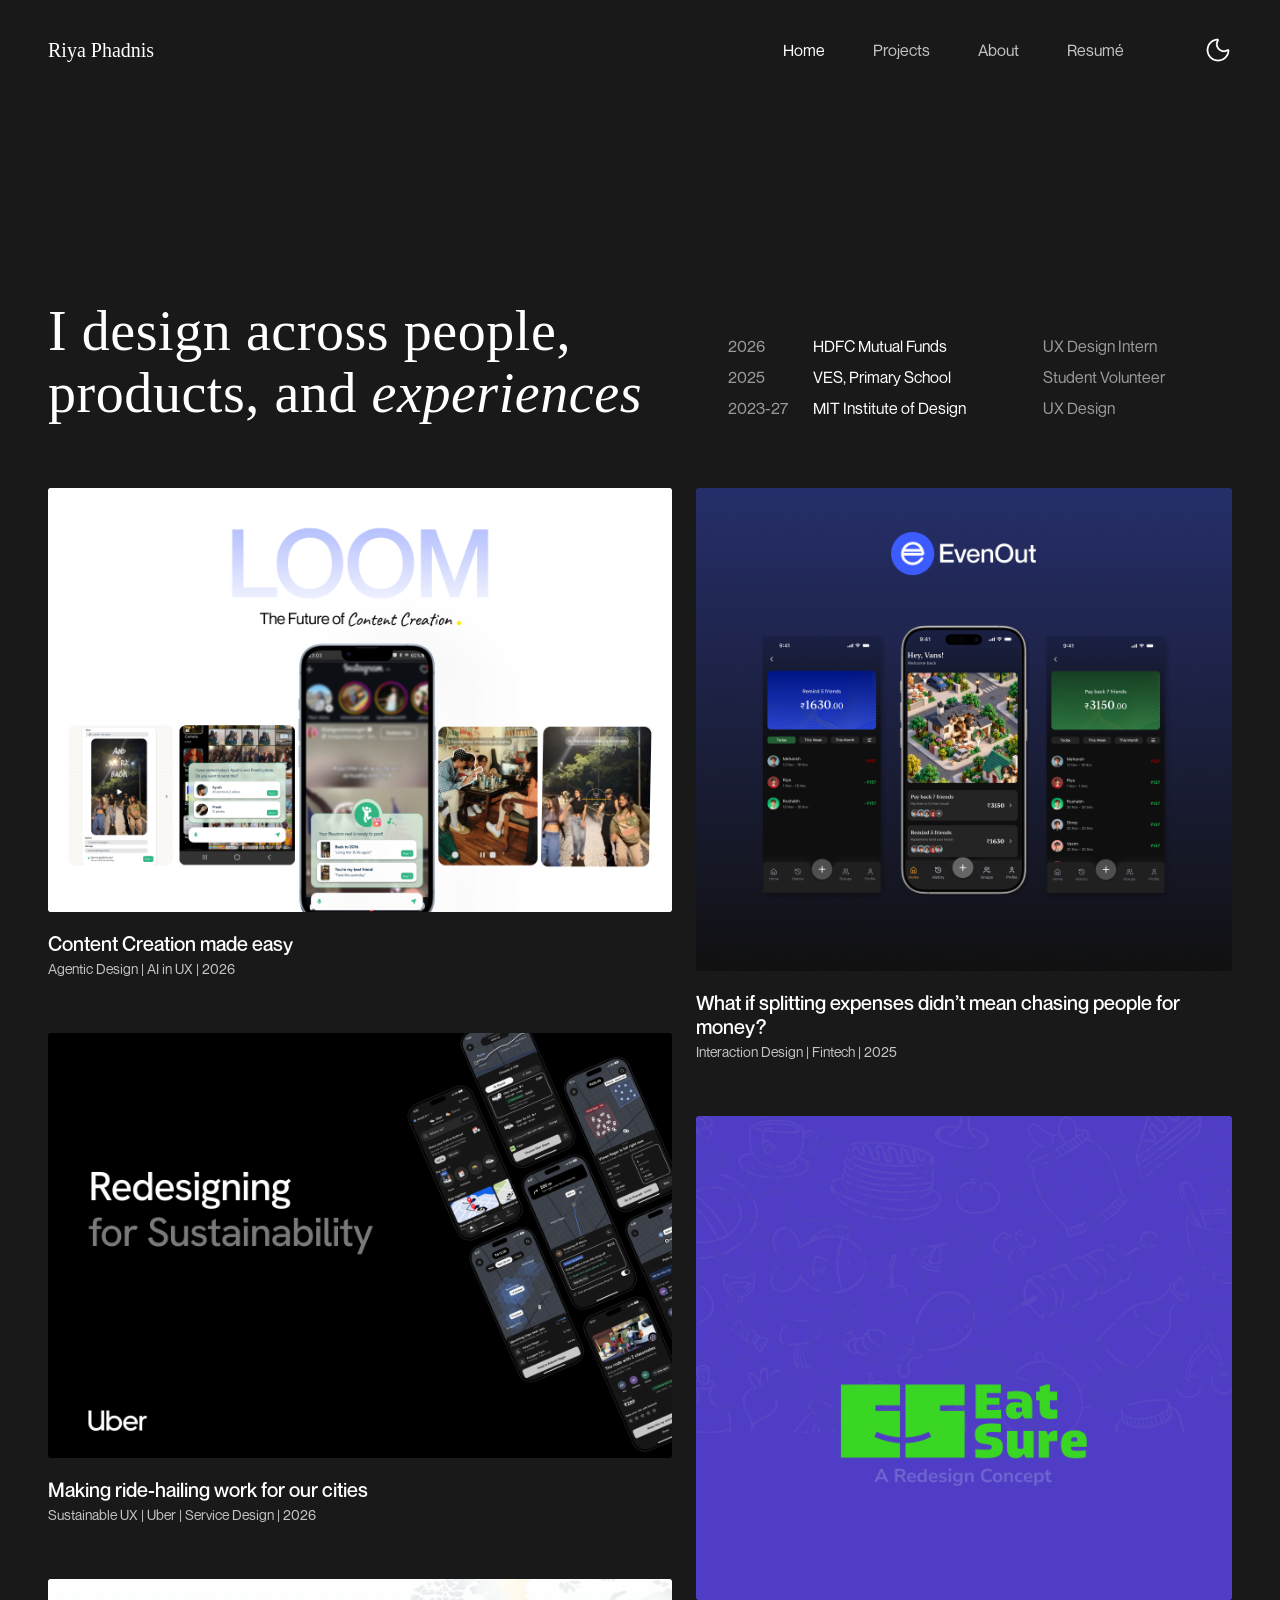
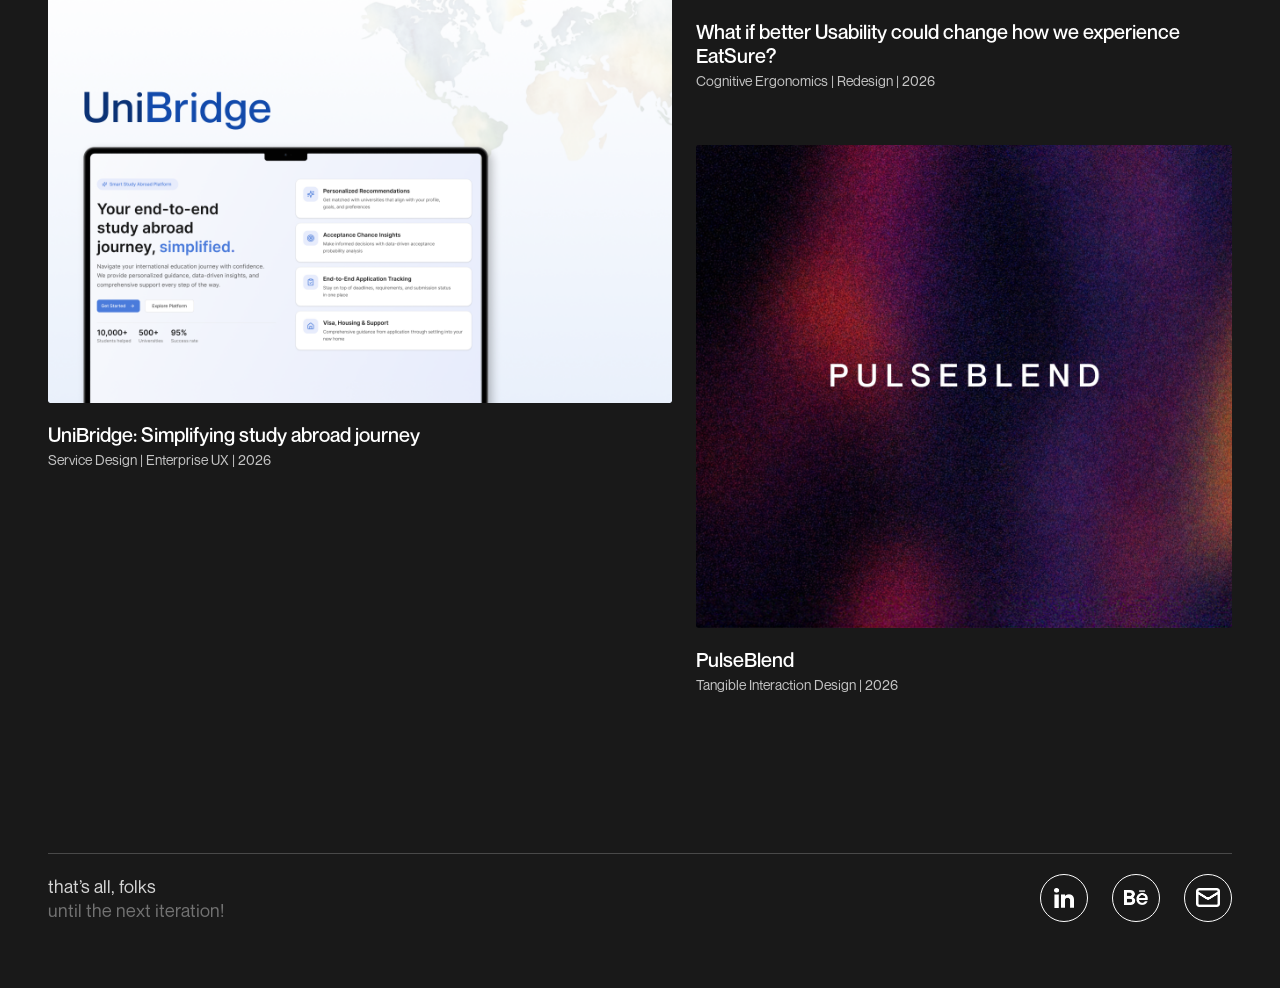
<file: index.html>
<!doctype html>
<html lang="en">
  <head>
    <meta charset="UTF-8" />
    <meta name="viewport" content="width=device-width, initial-scale=1.0" />
    <meta name="description" content="Riya Phadnis-UX Designer portfolio" />
    <title>Riya Phadnis | UX Designer</title>
    <link rel="icon" type="image/svg+xml" href="assets/favicon.svg?v=small" />
    <link rel="icon" type="image/png" href="assets/favicon.png?v=small" />
    <script>
      if (localStorage.getItem('theme') === 'light') {
        document.documentElement.classList.add('light');
      }
    </script>
    <link rel="stylesheet" href="styles.css?v=nav4" />
  </head>
  <body>
    <header class="site-header" id="home">
      <div class="header-inner">
        <a class="brand" href="#home" id="brand-link">Riya Phadnis</a>
        <div class="nav-wrapper">
          <nav aria-label="Main navigation">
            <a href="#home" class="active" id="nav-home">Home</a>
            <a href="#projects" id="nav-projects">Projects</a>
            <a href="#about" id="nav-about">About</a>
            <a href="https://drive.google.com/file/d/1pt_H8amKck5SMVQa_Fr-u0cFmdy_vbHo/view?usp=sharing" target="_blank" rel="noopener noreferrer" id="nav-resume">Resumé</a>
          </nav>
          <button class="theme-button" type="button" aria-label="Toggle colour theme" id="theme-toggle">
            <img src="assets/lucide/moon.png" alt="Toggle theme" class="theme-icon">
          </button>
        </div>
        <button class="menu-button" type="button" aria-label="Open navigation" aria-expanded="false" id="menu-toggle">☰</button>
      </div>
    </header>

    <main>
      <section class="hero" id="hero-section">
        <div class="hero-content">
          <h1>I design across people,<br>products, and <em>experiences</em></h1>
          <div class="experience-list">
            <div class="experience-item">
              <span class="year">2026</span>
              <span class="place">HDFC Mutual Funds</span>
              <span class="role">UX Design Intern</span>
            </div>
            <div class="experience-item">
              <span class="year">2025</span>
              <span class="place">VES, Primary School</span>
              <span class="role">Student Volunteer</span>
            </div>
            <div class="experience-item">
              <span class="year">2023-27</span>
              <span class="place">MIT Institute of Design</span>
              <span class="role">UX Design</span>
            </div>
          </div>
        </div>
      </section>

      <section class="projects-section" id="projects">
        <div class="projects-grid">
          <!-- Left Column (710px on desktop) -->
          <div class="projects-col col-left">
            <article class="project-card" data-cursor="View Project">
              <a class="project-thumb-link" href="loom.html" aria-label="Loom: Content Creation made easy">
                <div class="project-thumb">
                  <img src="assets/Loom_thumbnail.png" alt="Loom: Content Creation made easy">
                </div>
              </a>
              <div class="project-info">
                <h2 class="project-title"><a href="loom.html">Content Creation made easy</a></h2>
                <p class="project-subtitle">Agentic Design | AI in UX | 2026</p>
              </div>
            </article>

            <article class="project-card" data-cursor="View Project">
              <a class="project-thumb-link" href="sustainable.html" aria-label="Making ride-hailing work for our cities">
                <div class="project-thumb">
                  <img src="assets/sustainableux_thumbnail.png" alt="Making ride-hailing work for our cities">
                </div>
              </a>
              <div class="project-info">
                <h2 class="project-title"><a href="sustainable.html">Making ride-hailing work for our cities</a></h2>
                <p class="project-subtitle">Sustainable UX | Uber | Service Design | 2026</p>
              </div>
            </article>

            <article class="project-card coming-soon" data-cursor="Coming soon!">
              <a class="project-thumb-link" href="javascript:void(0)" onclick="event.preventDefault();" aria-label="UniBridge: Simplifying study abroad journey (Coming soon)">
                <div class="project-thumb">
                  <img src="assets/UniBridge_Thumbnail.png" alt="UniBridge: Simplifying study abroad journey">
                </div>
              </a>
              <div class="project-info">
                <h2 class="project-title">UniBridge: Simplifying study abroad journey</h2>
                <p class="project-subtitle">Service Design | Enterprise UX | 2026</p>
              </div>
            </article>
          </div>

          <!-- Right Column (610px on desktop) -->
          <div class="projects-col col-right">
            <article class="project-card" data-cursor="View Project">
              <a class="project-thumb-link" href="evenout.html" aria-label="EvenOut: What if splitting expenses didn’t mean chasing people for money?">
                <div class="project-thumb">
                  <img src="assets/EvenOut_thumbnail.png" alt="EvenOut: What if splitting expenses didn’t mean chasing people for money?">
                </div>
              </a>
              <div class="project-info">
                <h2 class="project-title"><a href="evenout.html">What if splitting expenses didn’t mean chasing people for money?</a></h2>
                <p class="project-subtitle">Interaction Design | Fintech | 2025</p>
              </div>
            </article>

            <article class="project-card" data-cursor="View Project">
              <a class="project-thumb-link" href="eatsure.html" aria-label="EatSure: What if better Usability could change how we experience EatSure?">
                <div class="project-thumb">
                  <img src="assets/EatSure_Thumbnail.png" alt="EatSure: What if better Usability could change how we experience EatSure?">
                </div>
              </a>
              <div class="project-info">
                <h2 class="project-title"><a href="eatsure.html">What if better Usability could change how we experience EatSure?</a></h2>
                <p class="project-subtitle">Cognitive Ergonomics | Redesign | 2026</p>
              </div>
            </article>

            <article class="project-card" data-cursor="View Project">
              <a class="project-thumb-link" href="pulseblend.html" aria-label="PulseBlend">
                <div class="project-thumb">
                  <img src="assets/tangible_thumbnail.png" alt="PulseBlend">
                </div>
              </a>
              <div class="project-info">
                <h2 class="project-title"><a href="pulseblend.html">PulseBlend</a></h2>
                <p class="project-subtitle">Tangible Interaction Design | 2026</p>
              </div>
            </article>
          </div>
        </div>
      </section>
    </main>

    <footer class="site-footer">
      <div class="footer-divider"></div>
      <div class="footer-content">
        <div class="footer-note">
          <span class="dark-msg">that’s all, folks<br><span class="iteration-text">until the next iteration!</span></span>
          <span class="light-msg">who uses light mode tho?!</span>
        </div>
        <div class="socials" aria-label="Social links">
          <a href="https://www.linkedin.com/in/riya-phadnis-3772b8314/" target="_blank" rel="noopener noreferrer" aria-label="LinkedIn">
            <img src="assets/linkedin_logo.png" alt="LinkedIn">
          </a>
          <a href="https://www.behance.net/riyaphadnis" target="_blank" rel="noopener noreferrer" aria-label="Behance">
            <img src="assets/behance_logo.png" alt="Behance">
          </a>
          <a href="mailto:riyaphadnis1@gmail.com" aria-label="Email">
            <img src="assets/lucide/mail_logo.png" alt="Email">
          </a>
        </div>
      </div>
    </footer>

    <script src="script.js?v=nav2"></script>
  </body>
</html>
</file>
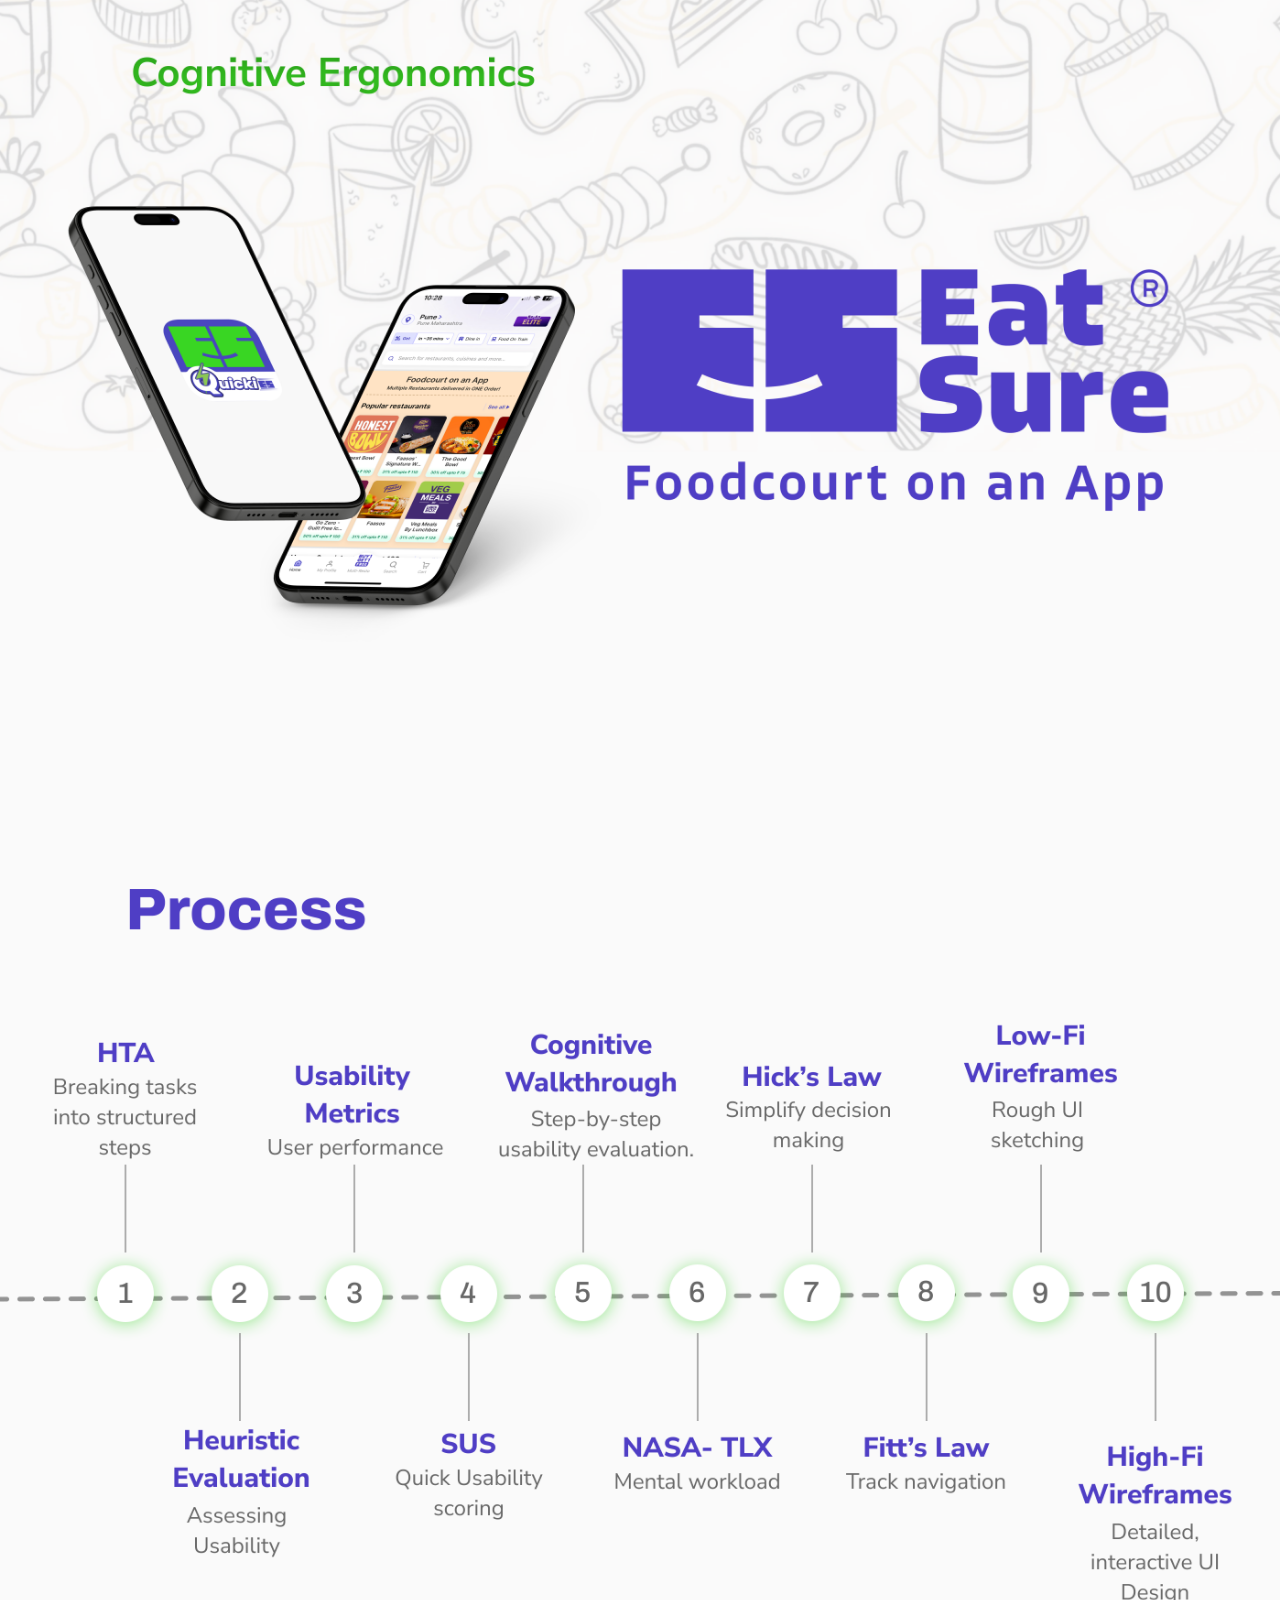
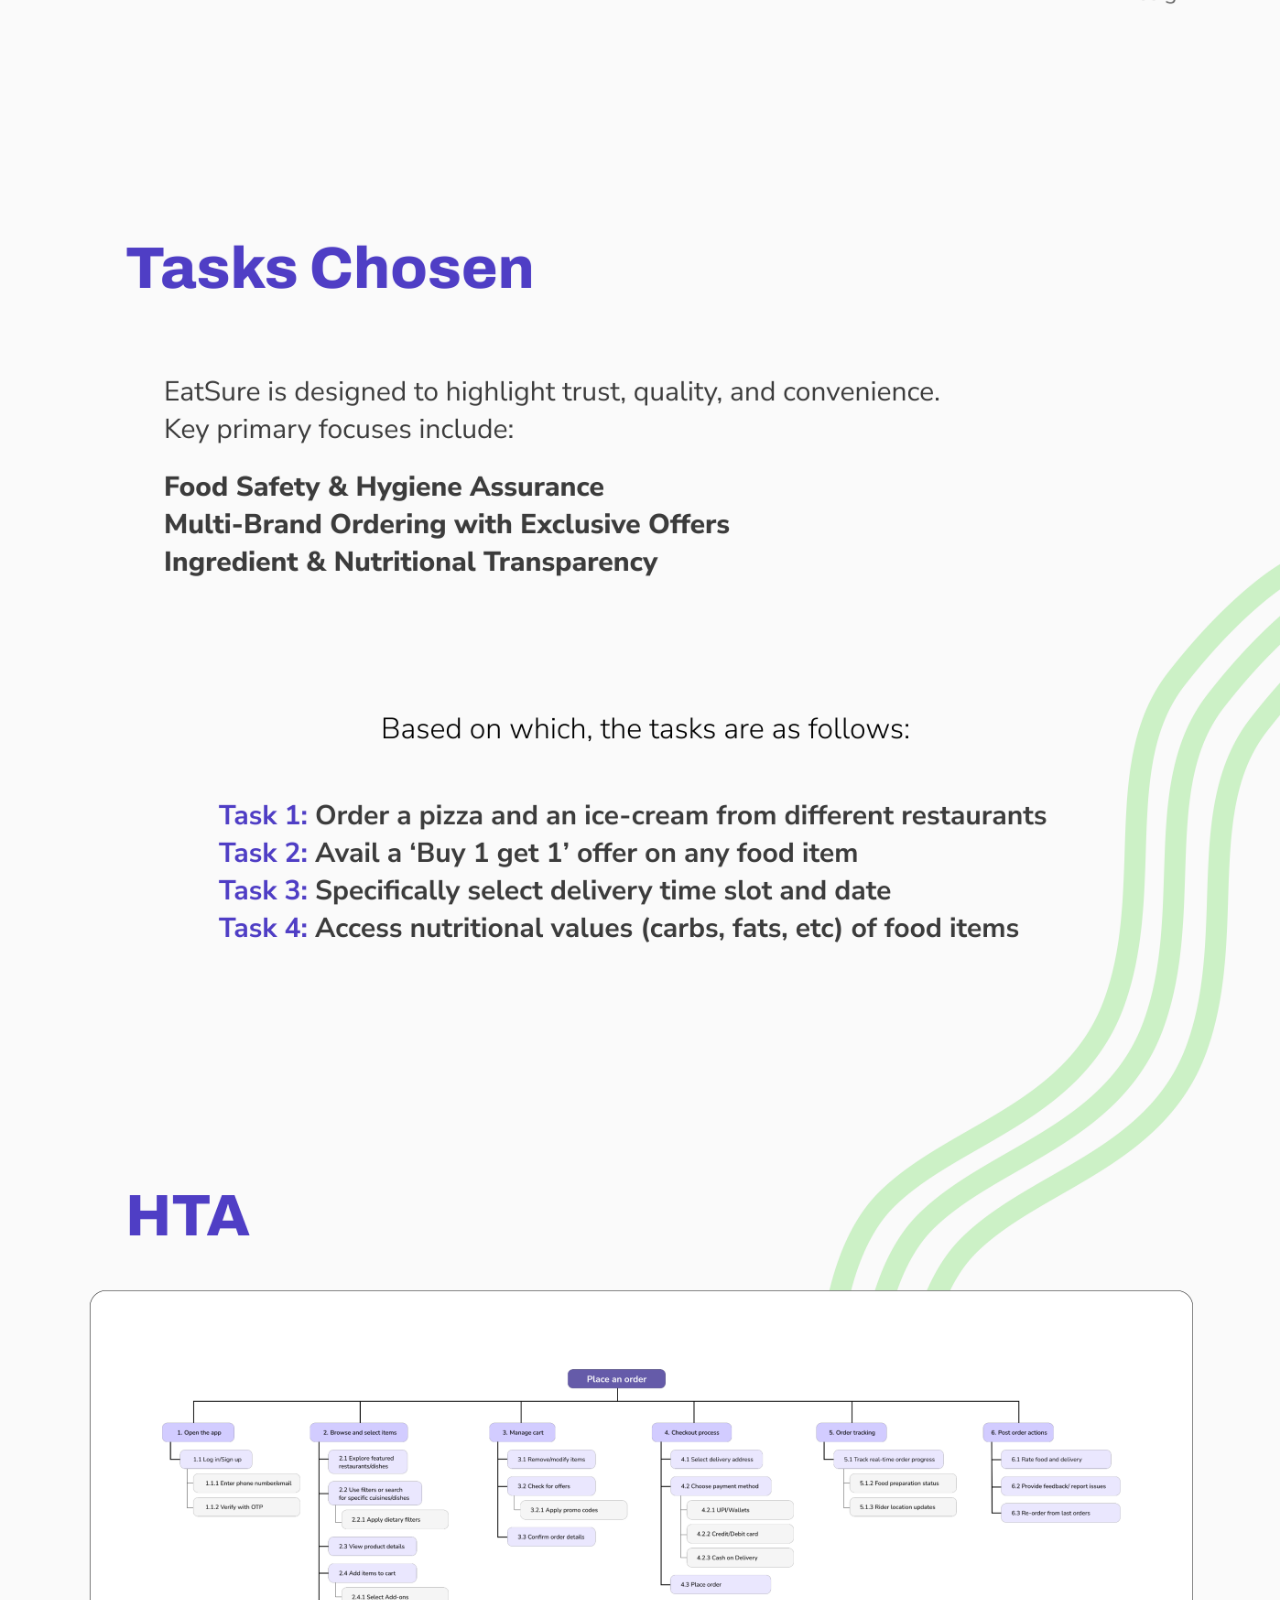
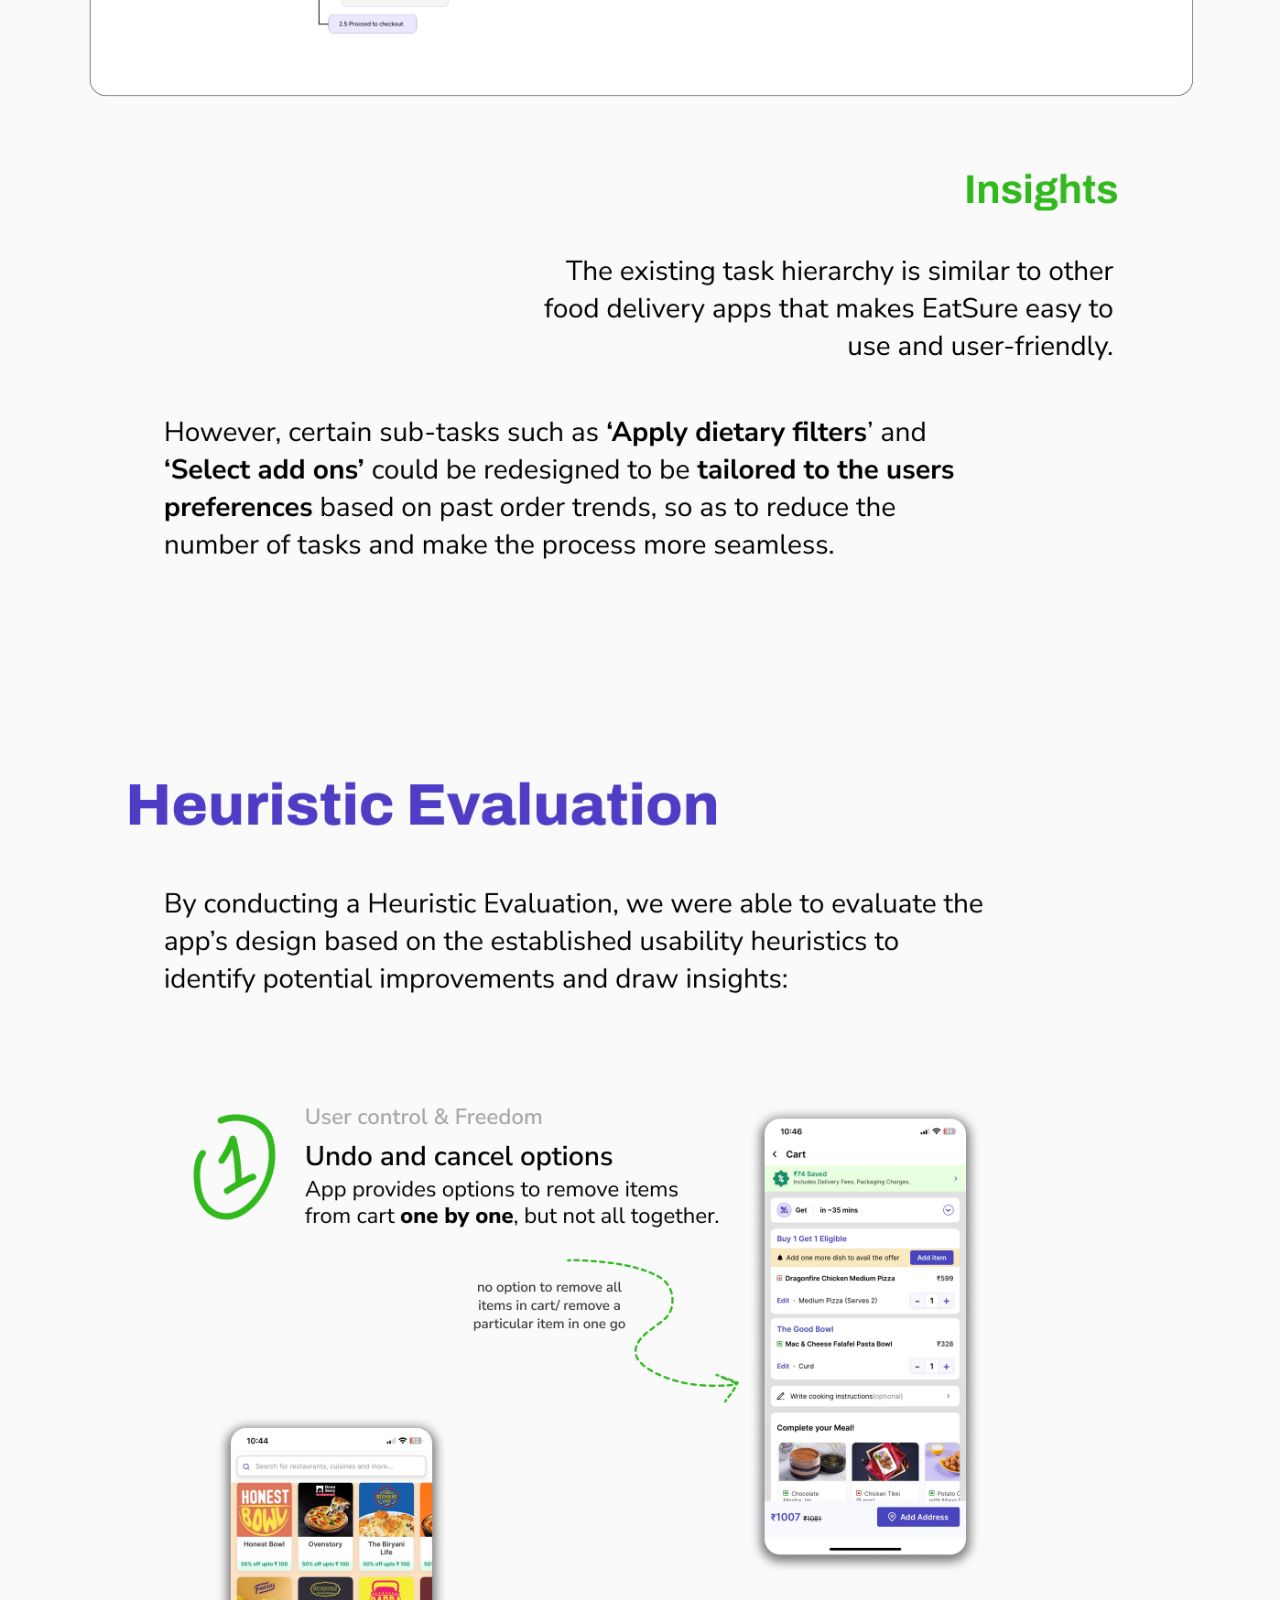
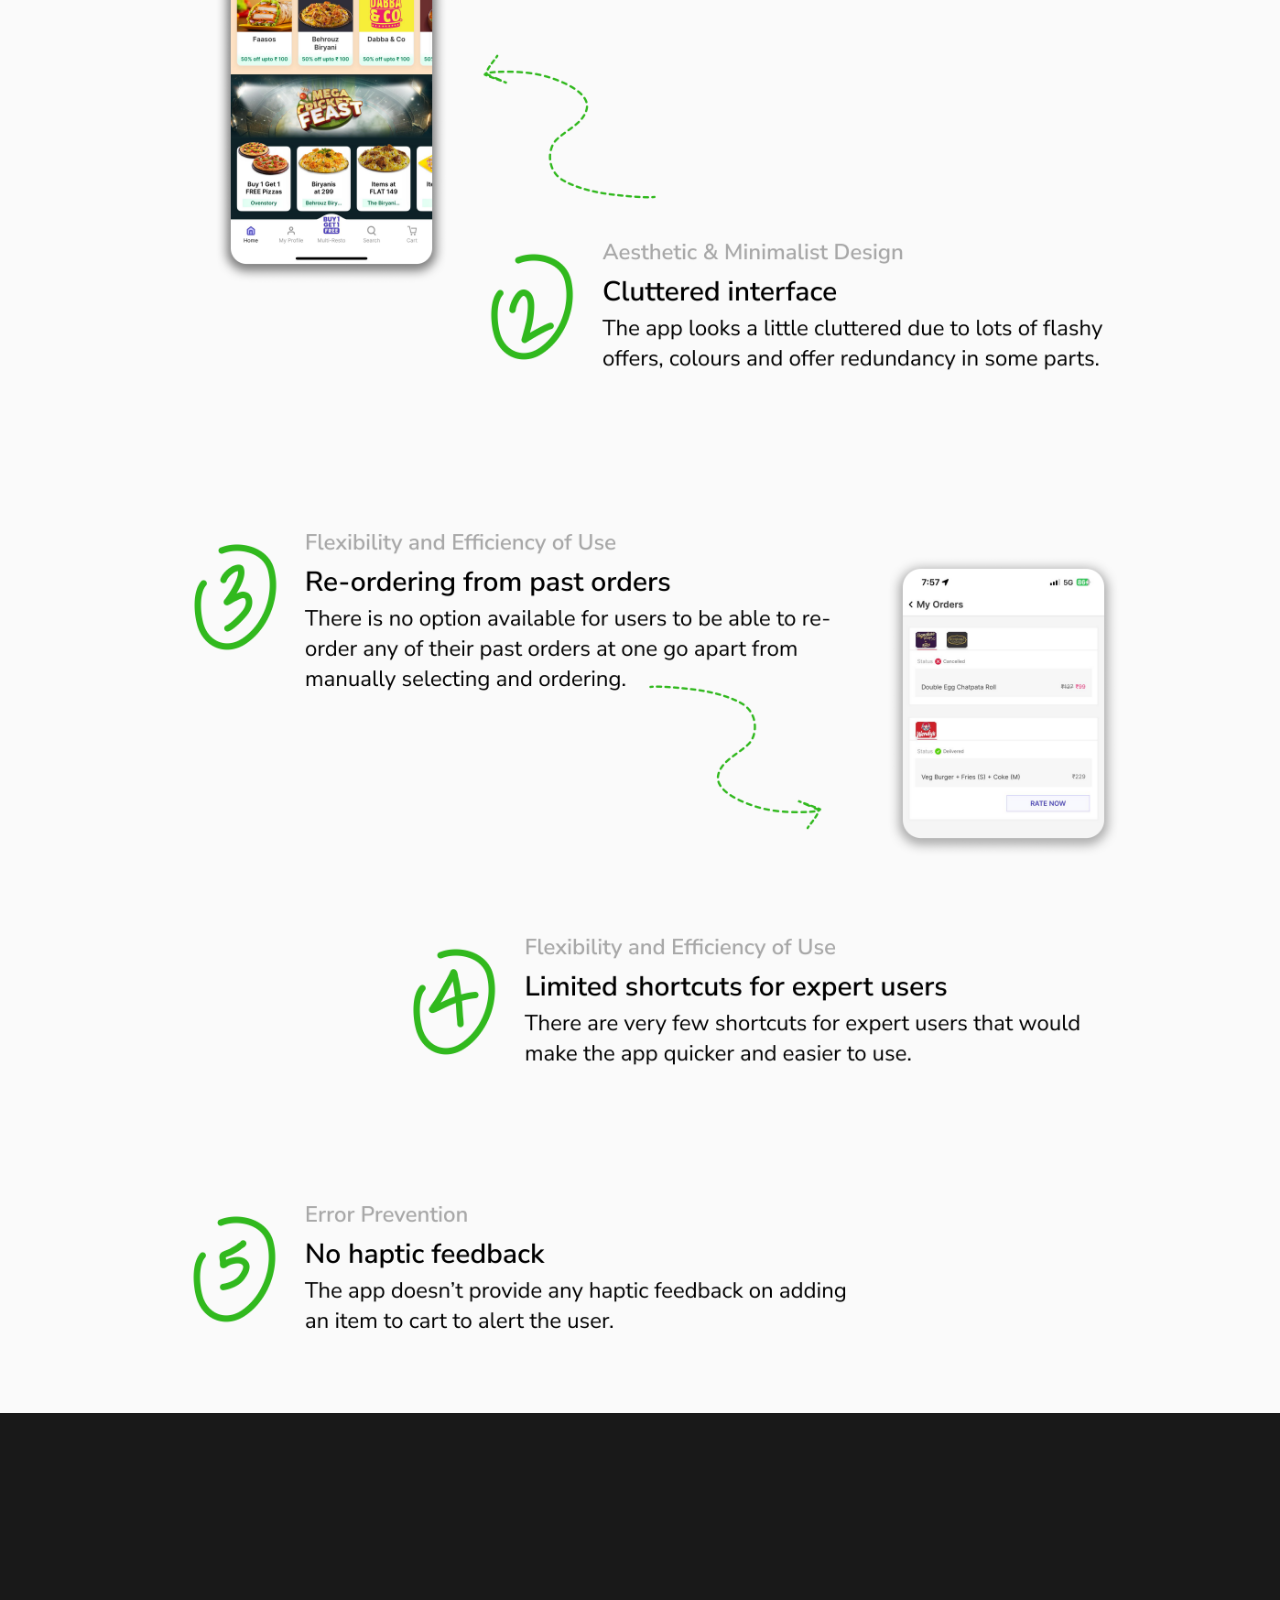
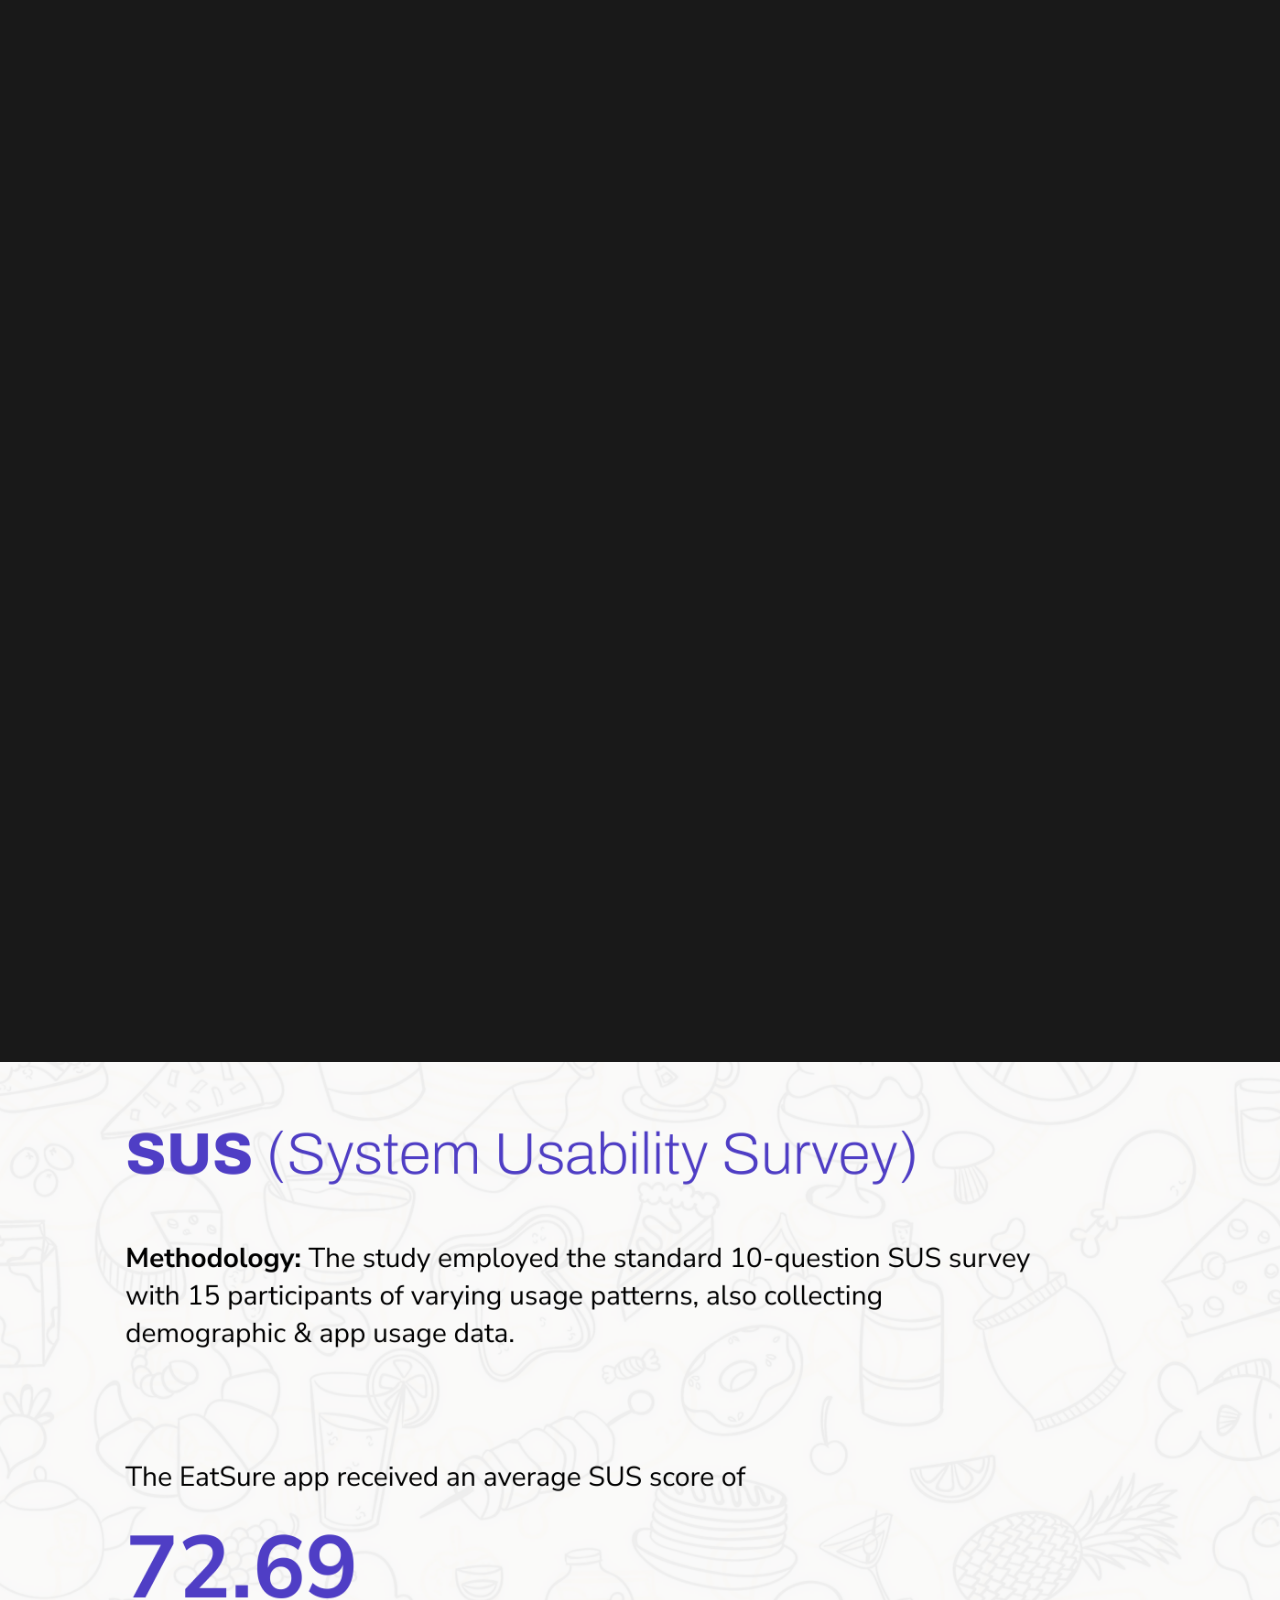
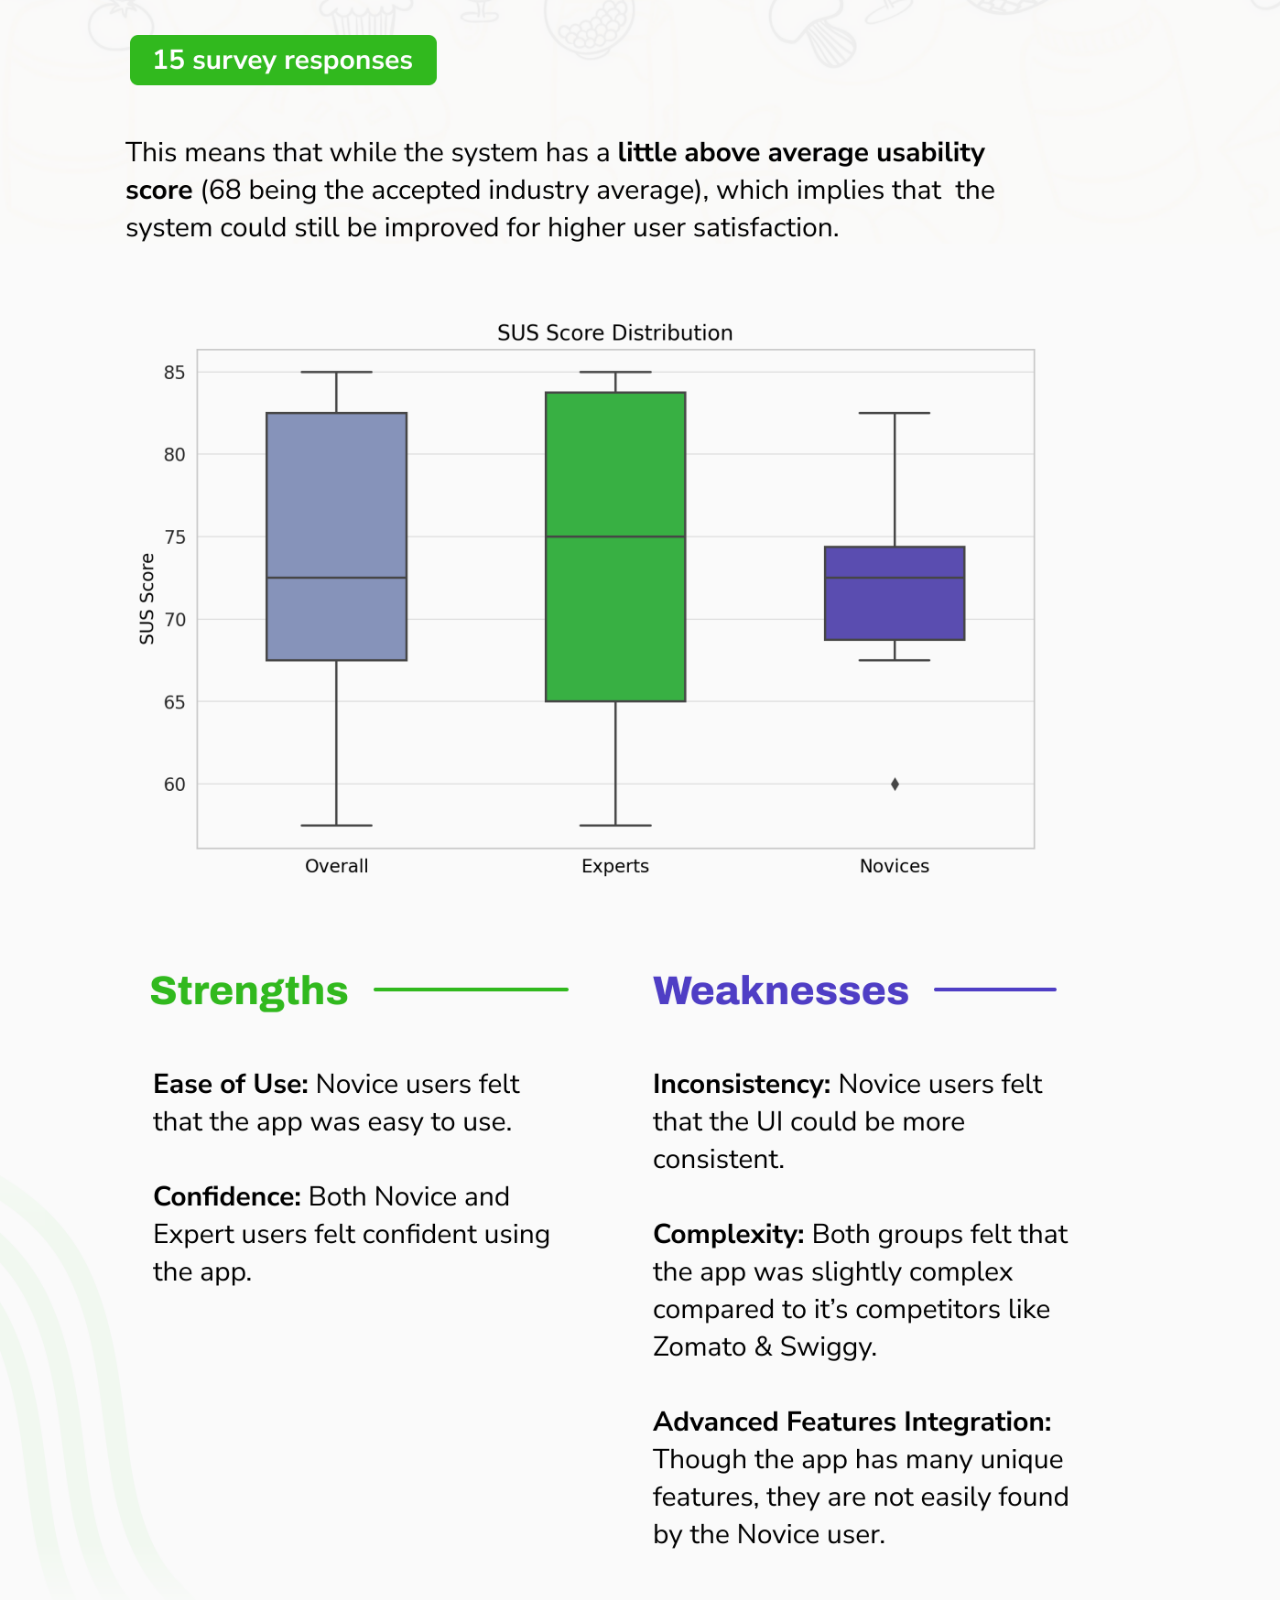
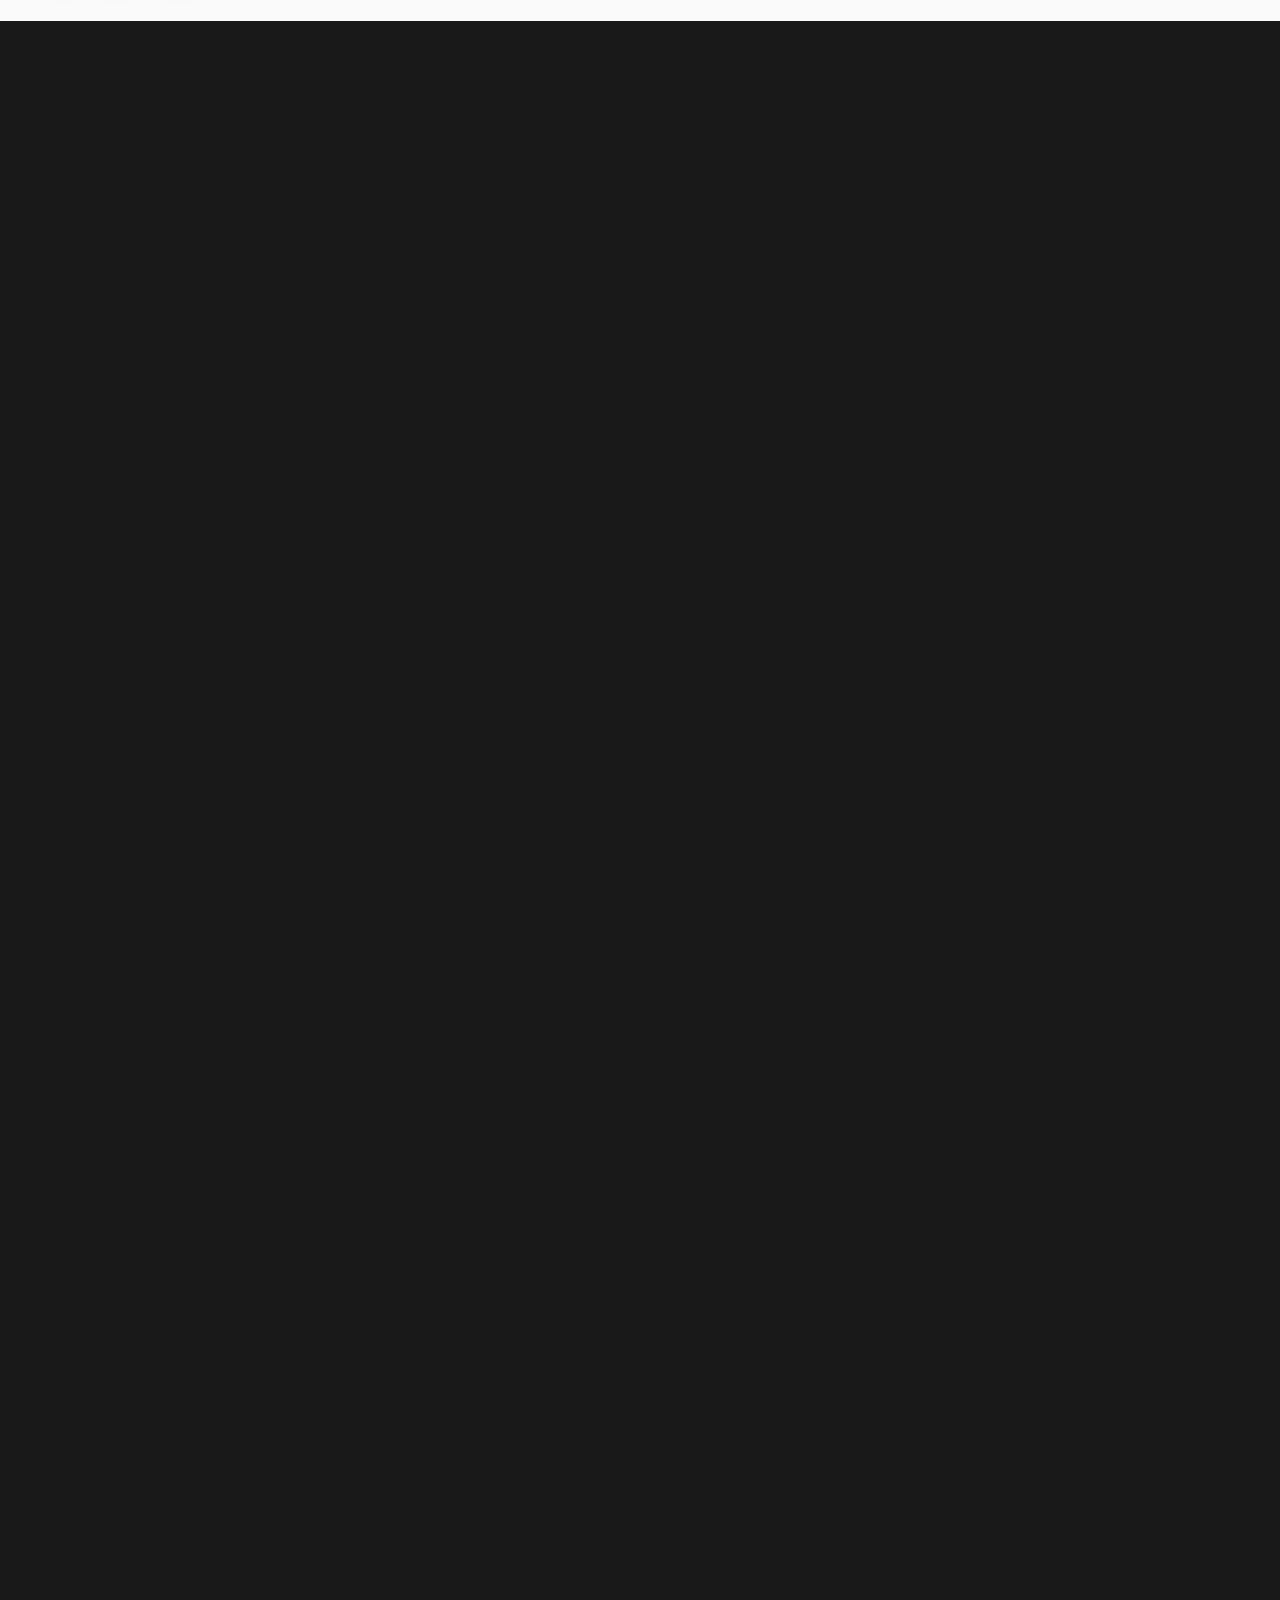
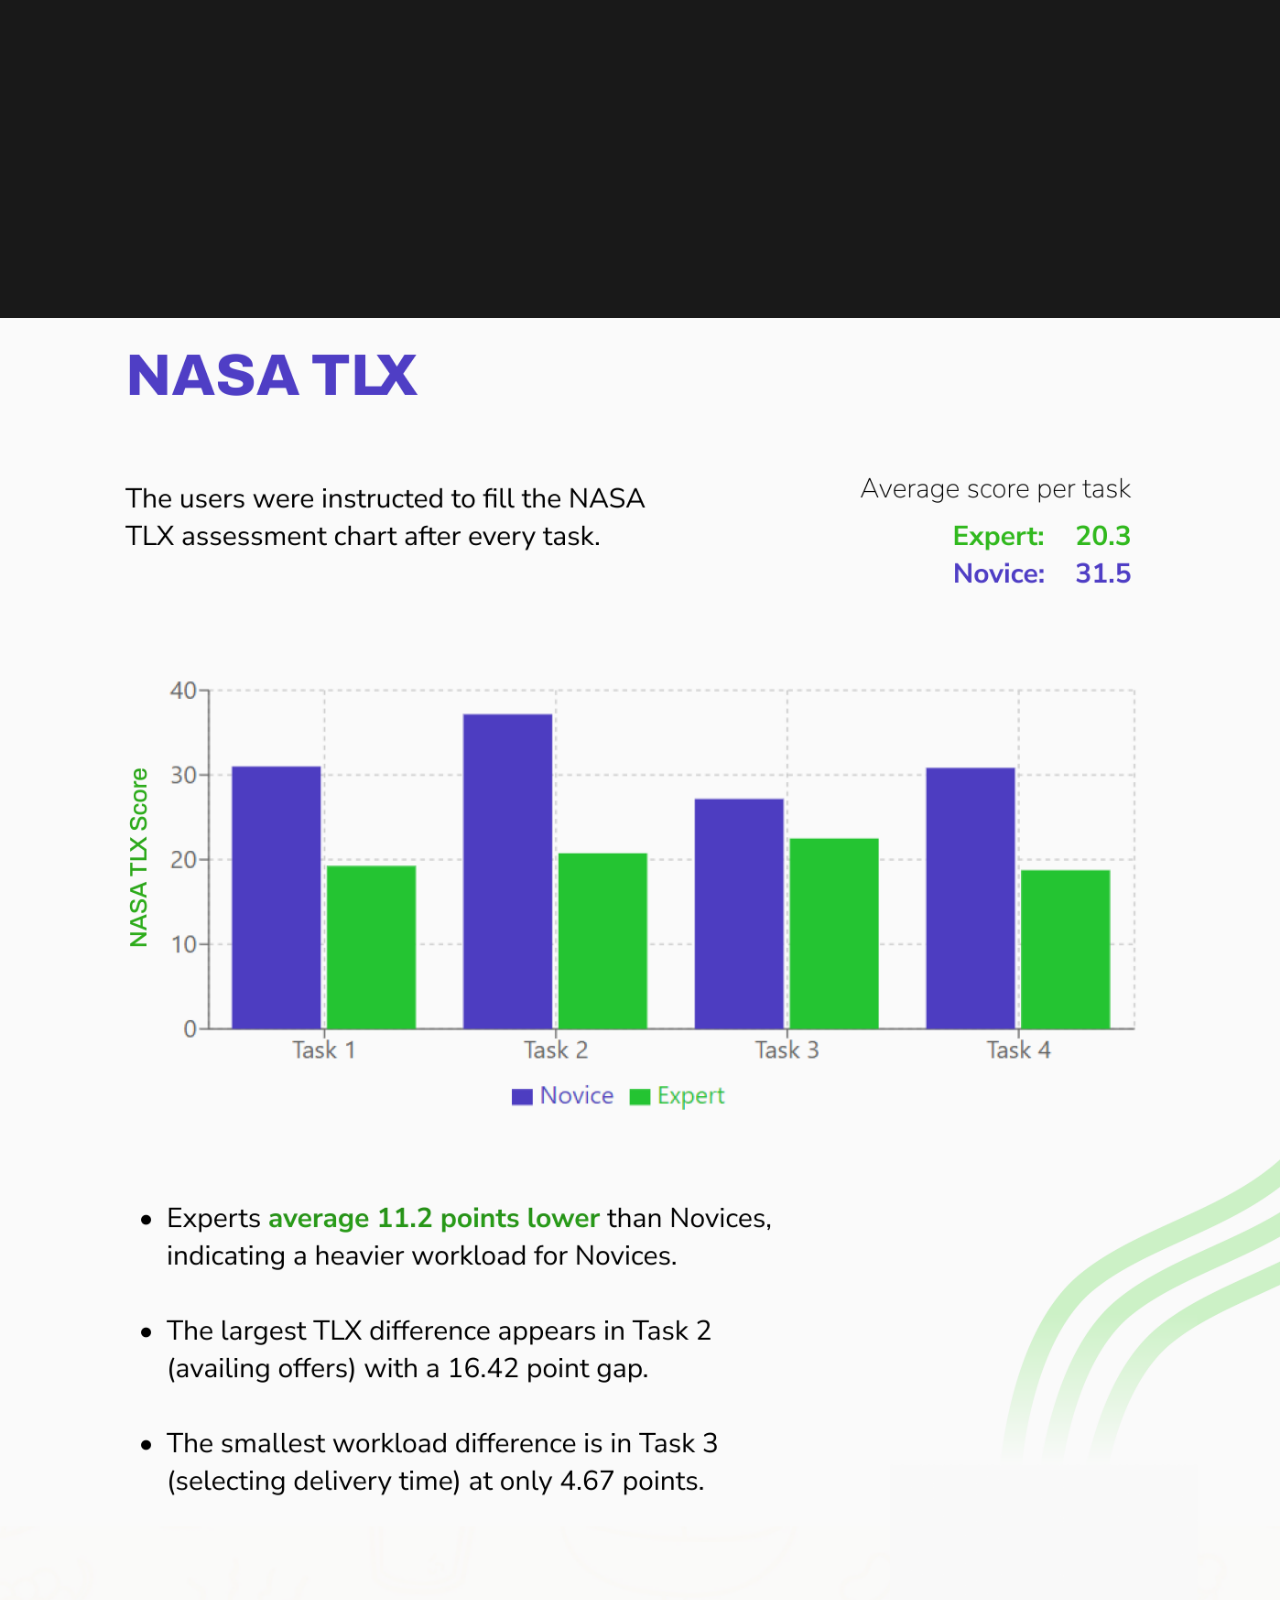
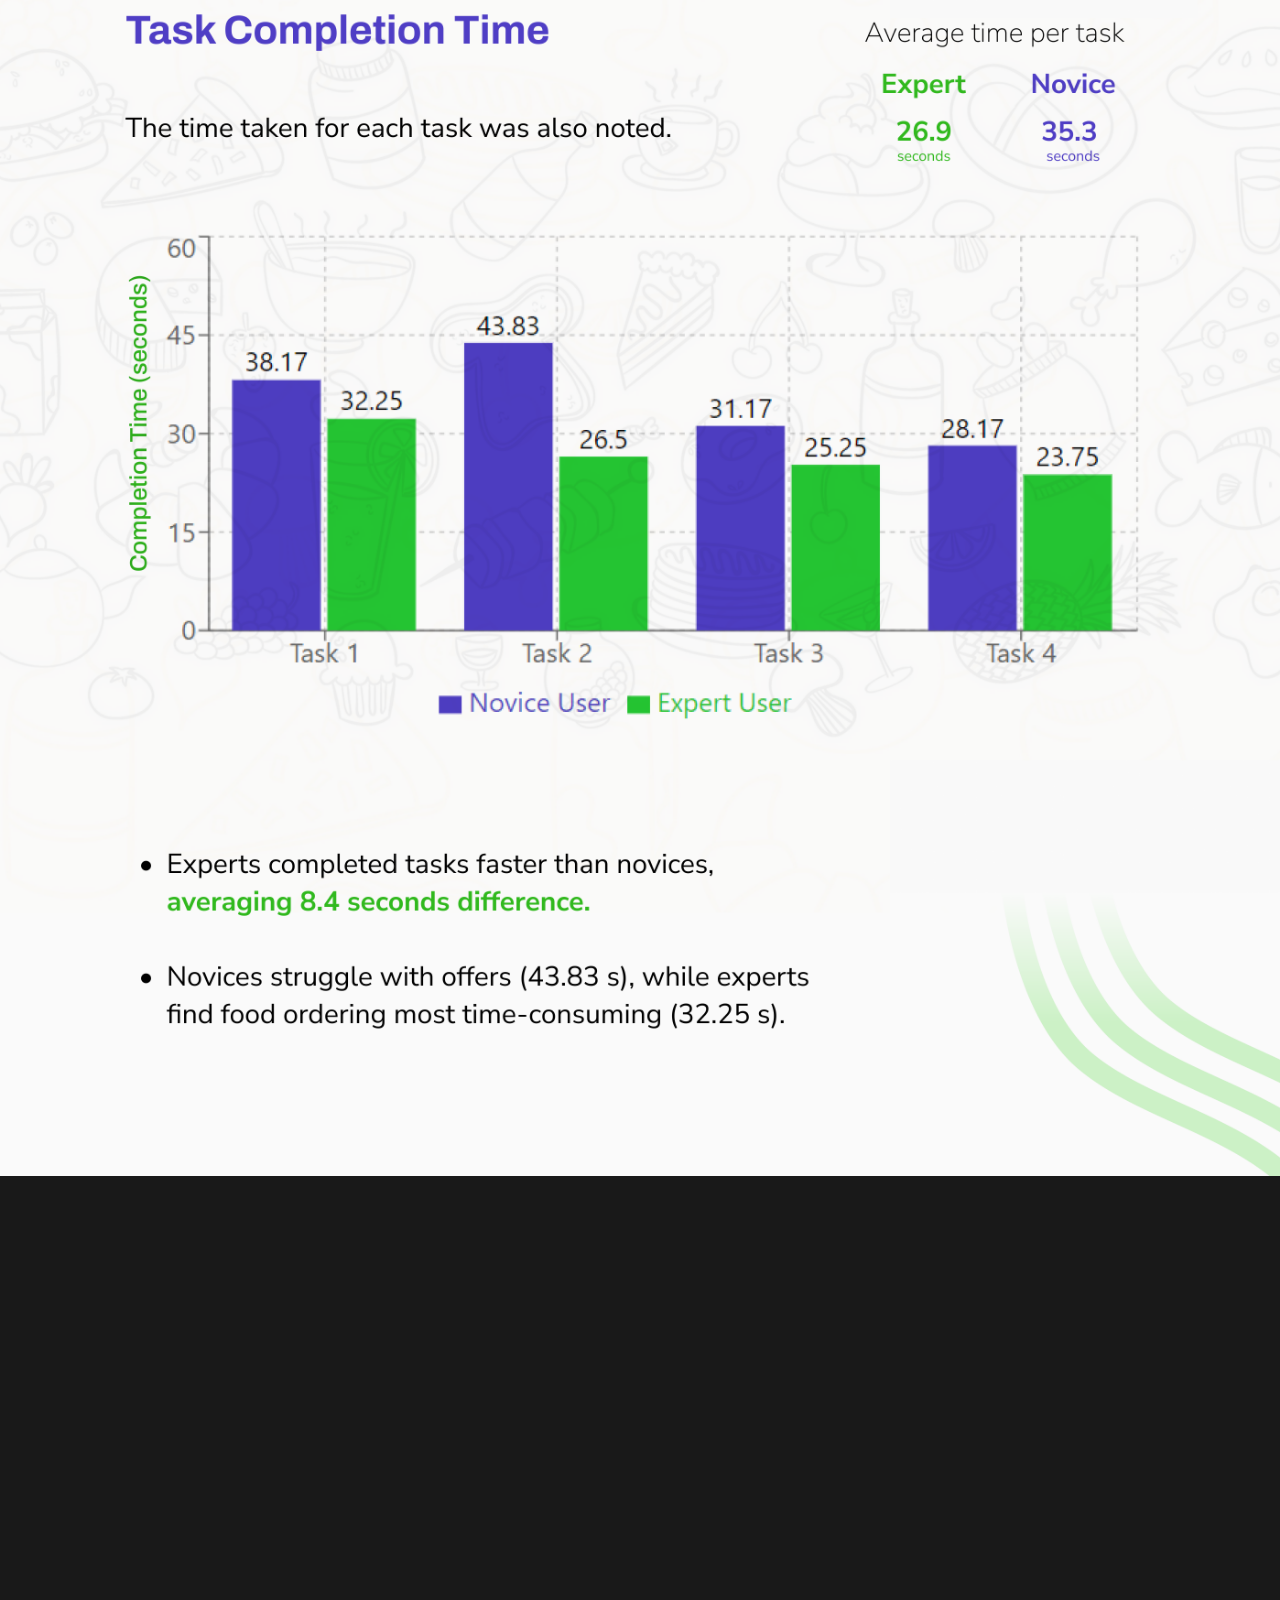
<file: eatsure.html>
<!doctype html>
<html lang="en">
  <head>
    <meta charset="UTF-8" />
    <meta name="viewport" content="width=device-width, initial-scale=1.0" />
    <meta name="description" content="EatSure Redesign — Cognitive Ergonomics Case Study by Riya Phadnis" />
    <title>EatSure Redesign | Riya Phadnis</title>
    <link rel="icon" type="image/svg+xml" href="assets/favicon.svg?v=small" />
    <link rel="icon" type="image/png" href="assets/favicon.png?v=small" />
    <script>
      if (localStorage.getItem('theme') === 'light') {
        document.documentElement.classList.add('light');
      }
    </script>
    <link rel="stylesheet" href="styles.css?v=eatsure2" />
  </head>
  <body class="case-study-body">
    <!-- Top-left fixed < Back button in orange (no pill), visible when scrolling up -->
    <a href="index.html#projects" class="project-back-btn" id="project-back-btn" aria-label="Back to projects">&lt; Back</a>

    <!-- Vertical Roadmap Navigation on Left Side -->
    <aside class="project-roadmap" aria-label="Project section roadmap" id="project-roadmap">
      <div class="roadmap-track">
        <div class="roadmap-nodes">
          <button type="button" class="roadmap-node active" data-target="overview" aria-label="Overview">
            <span class="roadmap-square"></span>
            <span class="roadmap-label">| Overview</span>
          </button>
          <button type="button" class="roadmap-node" data-target="app-analysis" aria-label="App Analysis">
            <span class="roadmap-square"></span>
            <span class="roadmap-label">| App Analysis</span>
          </button>
          <button type="button" class="roadmap-node" data-target="redesign" aria-label="Redesign">
            <span class="roadmap-square"></span>
            <span class="roadmap-label">| Redesign</span>
          </button>
          <button type="button" class="roadmap-node" data-target="takeaways" aria-label="Takeaways">
            <span class="roadmap-square"></span>
            <span class="roadmap-label">| Takeaways</span>
          </button>
        </div>
      </div>
    </aside>

    <!-- Continuous Image Train Case Study (Zero Background Padding, Edge to Edge) -->
    <main class="eatsure-case-study" id="case-study">
      <!-- 1. Overview -->
      <section class="eatsure-section" id="overview">
        <img src="assets/eatsure_overview.png" alt="EatSure Overview" loading="eager" decoding="async">
      </section>

      <!-- 2. App Analysis (1 to 8) -->
      <section class="eatsure-section" id="app-analysis">
        <img src="assets/eatsure_appanalysis1.png" alt="EatSure App Analysis Part 1" loading="lazy" decoding="async">
        <img src="assets/eatsure_appanalysis2.png" alt="EatSure App Analysis Part 2" loading="lazy" decoding="async">
        <img src="assets/eatsure_appanalysis3.png" alt="EatSure App Analysis Part 3" loading="lazy" decoding="async">
        <img src="assets/eatsure_appanalysis4.png" alt="EatSure App Analysis Part 4" loading="lazy" decoding="async">
        <img src="assets/eatsure_appanalysis5.png" alt="EatSure App Analysis Part 5" loading="lazy" decoding="async">
        <img src="assets/eatsure_appanalysis6.png" alt="EatSure App Analysis Part 6" loading="lazy" decoding="async">
        <img src="assets/eatsure_appanalysis7.png" alt="EatSure App Analysis Part 7" loading="lazy" decoding="async">
        <img src="assets/eatsure_appanalysis8.png" alt="EatSure App Analysis Part 8" loading="lazy" decoding="async">
      </section>

      <!-- 3. Redesign (1 to 5) -->
      <section class="eatsure-section" id="redesign">
        <img src="assets/eatsure_redesign1.png" alt="EatSure Redesign Part 1" loading="lazy" decoding="async">
        <img src="assets/eatsure_redesign2.png" alt="EatSure Redesign Part 2" loading="lazy" decoding="async">
        <img src="assets/eatsure_redesign3.png" alt="EatSure Redesign Part 3" loading="lazy" decoding="async">
        <img src="assets/eatsure_redesign4.png" alt="EatSure Redesign Part 4" loading="lazy" decoding="async">
        <img src="assets/eatsure_redesign5.png" alt="EatSure Redesign Part 5" loading="lazy" decoding="async">
      </section>

      <!-- 4. Takeaways -->
      <section class="eatsure-section" id="takeaways">
        <img src="assets/eatsure_takeaways.png" alt="EatSure Takeaways" loading="lazy" decoding="async">
      </section>
    </main>

    <!-- Standard Project Footer -->
    <footer class="site-footer">
      <div class="footer-divider"></div>
      <div class="footer-content">
        <div class="footer-note">
          <a href="index.html#projects" class="footer-back-link">Back to Projects</a>
        </div>
        <div class="socials" aria-label="Social links">
          <a href="https://www.linkedin.com/in/riya-phadnis-3772b8314/" target="_blank" rel="noopener noreferrer" aria-label="LinkedIn">
            <img src="assets/linkedin_logo.png" alt="LinkedIn">
          </a>
          <a href="https://www.behance.net/riyaphadnis" target="_blank" rel="noopener noreferrer" aria-label="Behance">
            <img src="assets/behance_logo.png" alt="Behance">
          </a>
          <a href="mailto:riyaphadnis1@gmail.com" aria-label="Email">
            <img src="assets/lucide/mail_logo.png" alt="Email">
          </a>
        </div>
      </div>
    </footer>

    <script src="script.js?v=eatsure2"></script>
  </body>
</html>
</file>
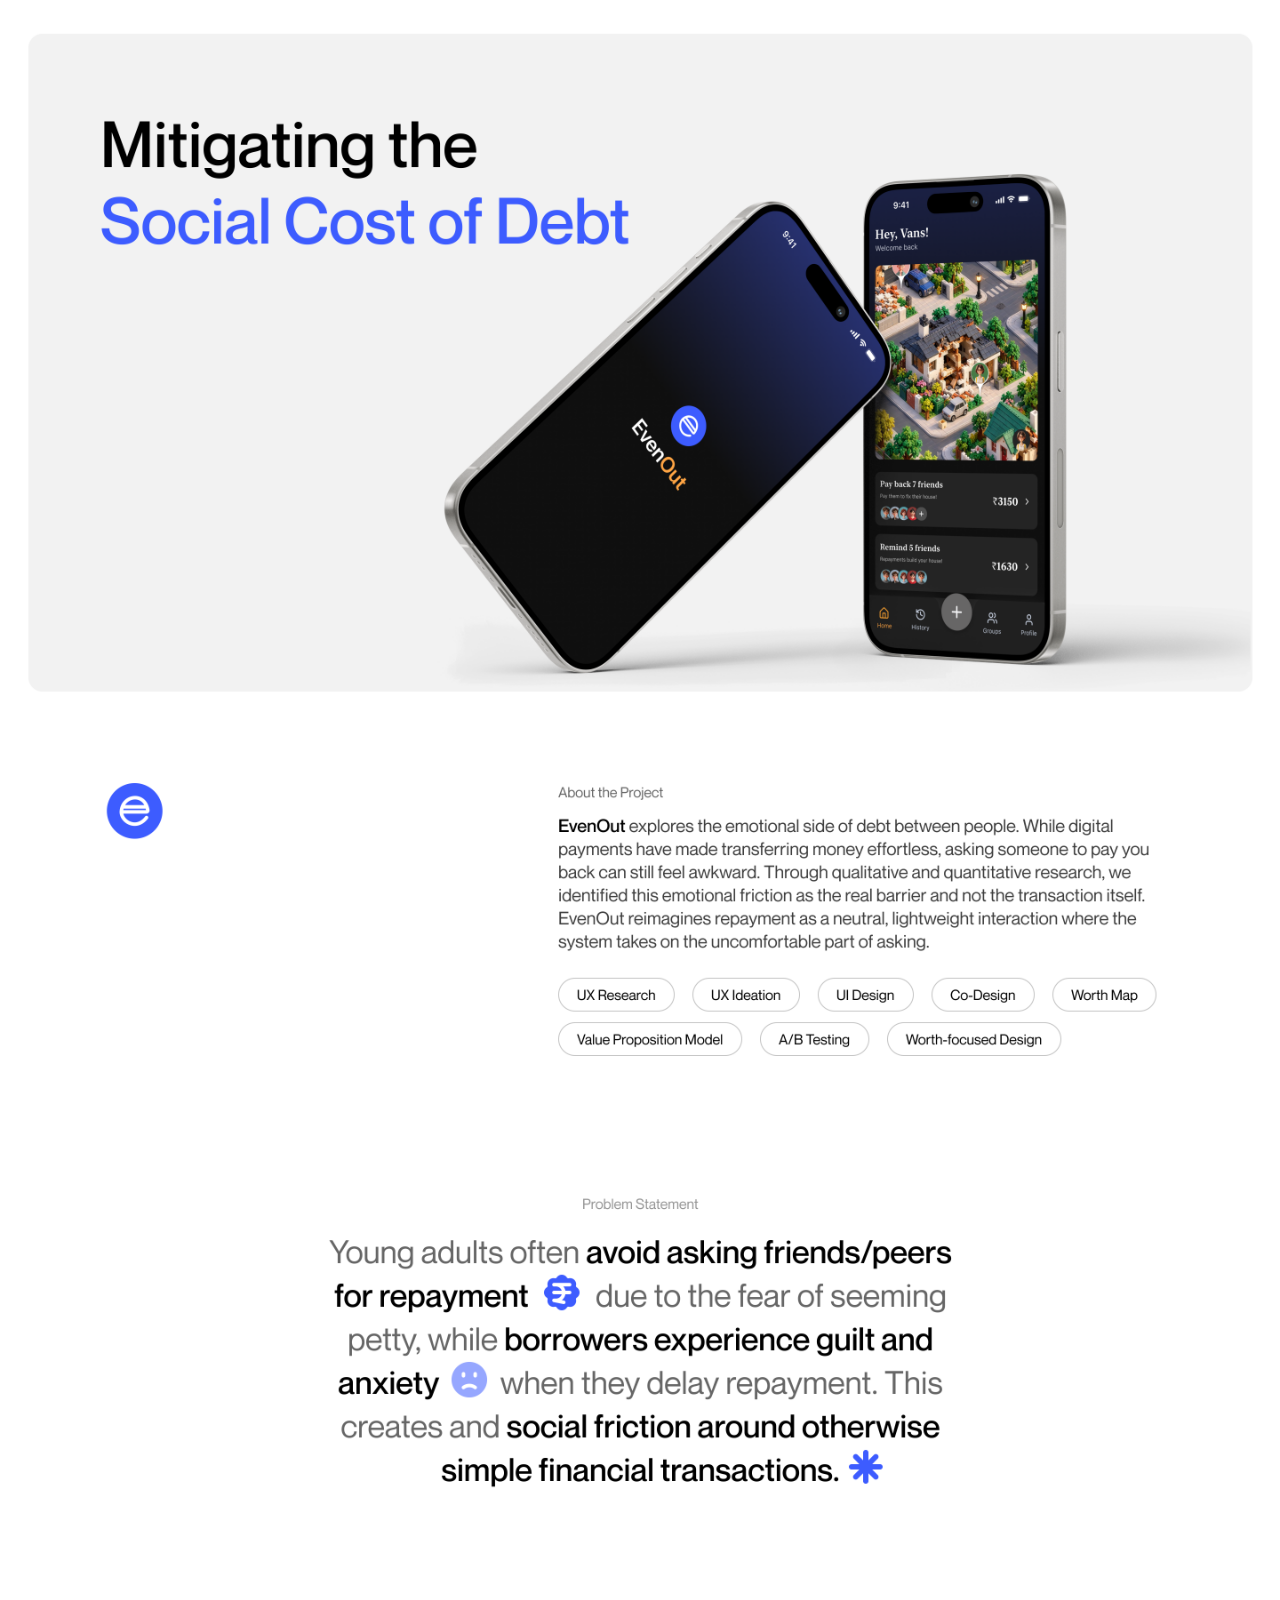
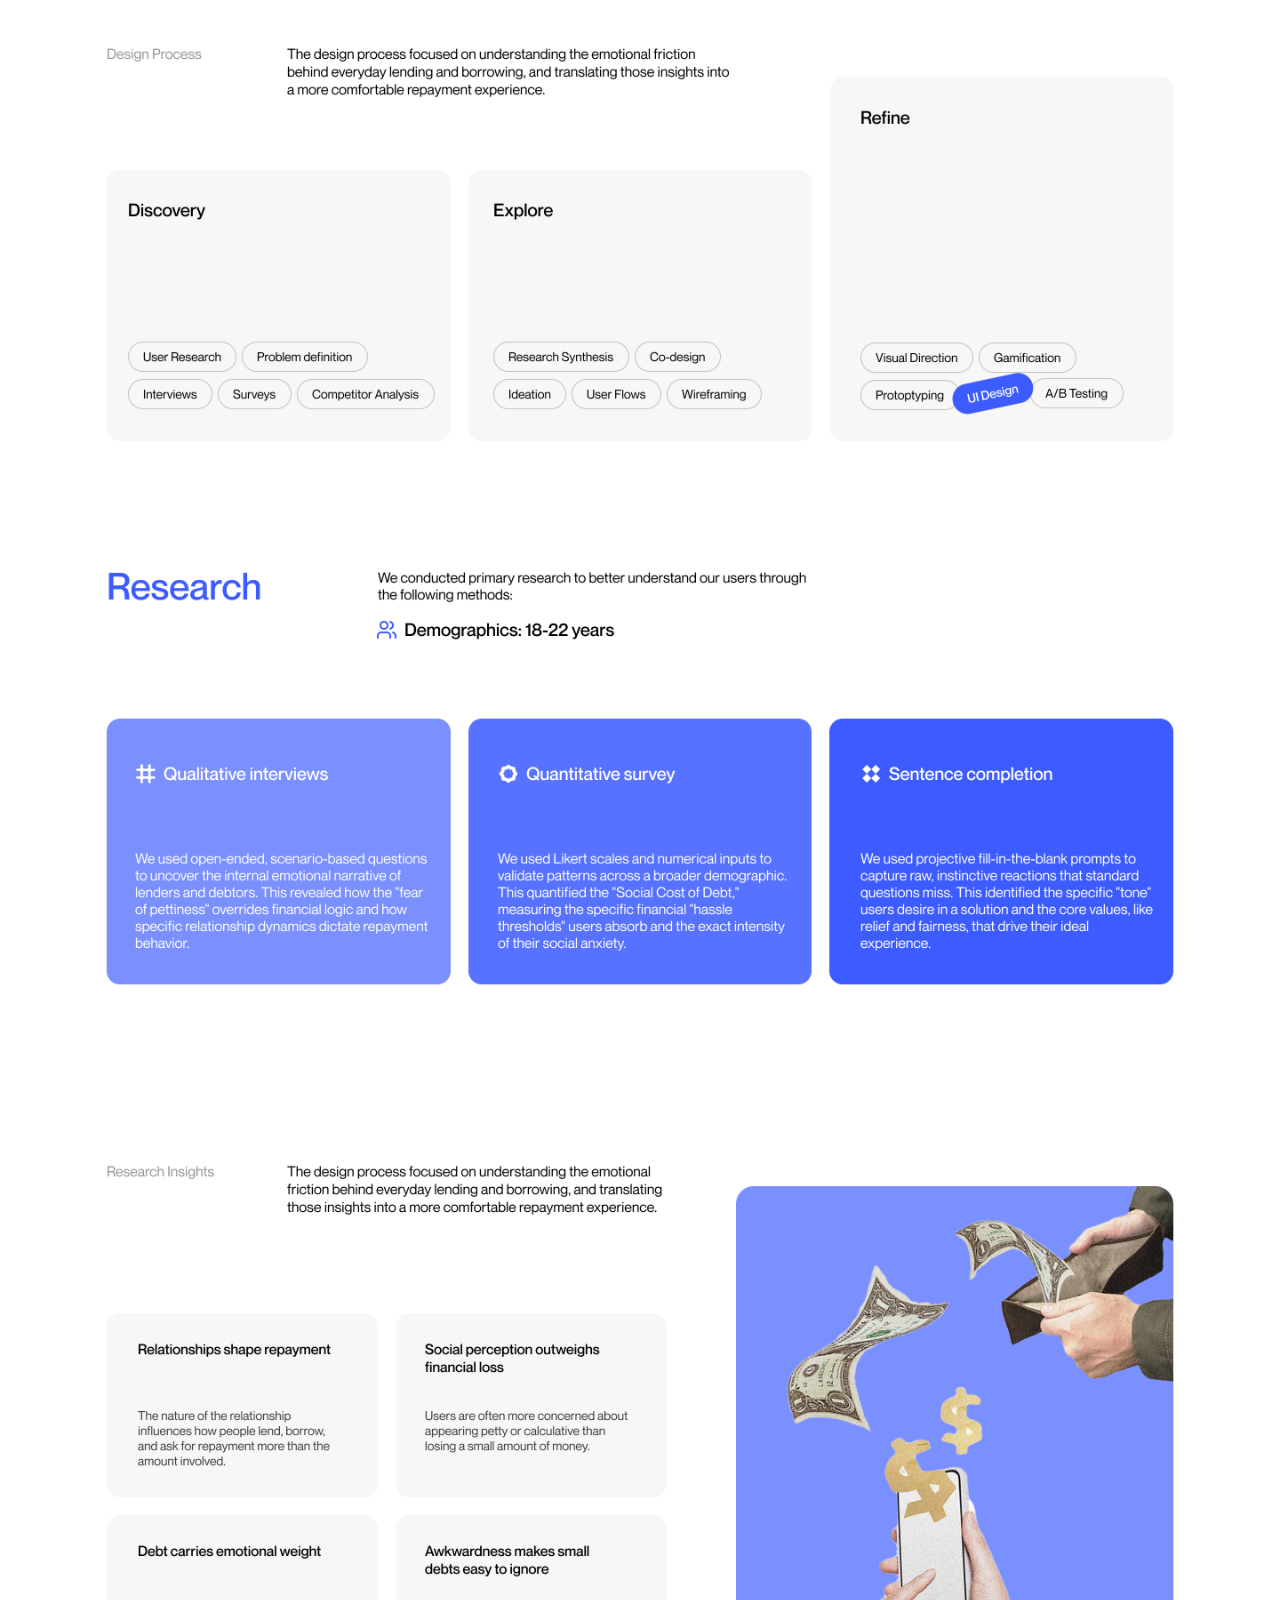
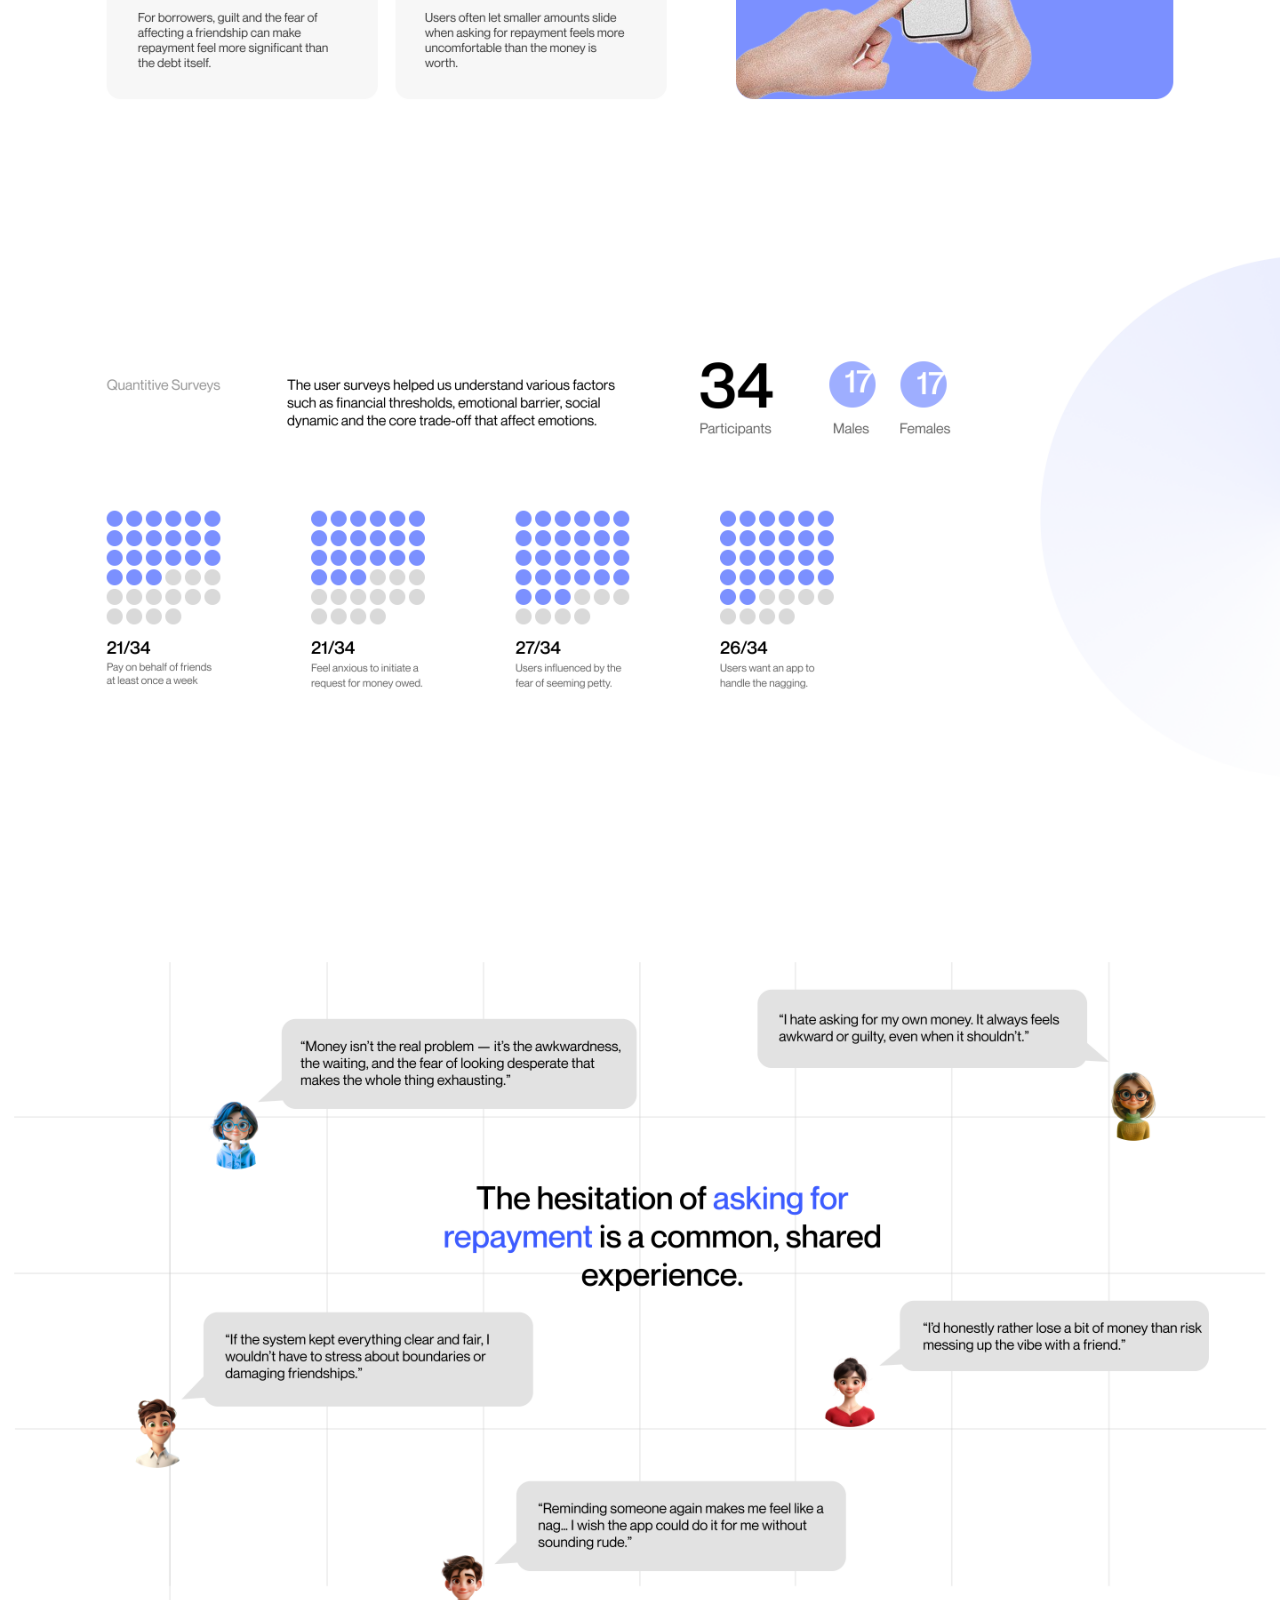
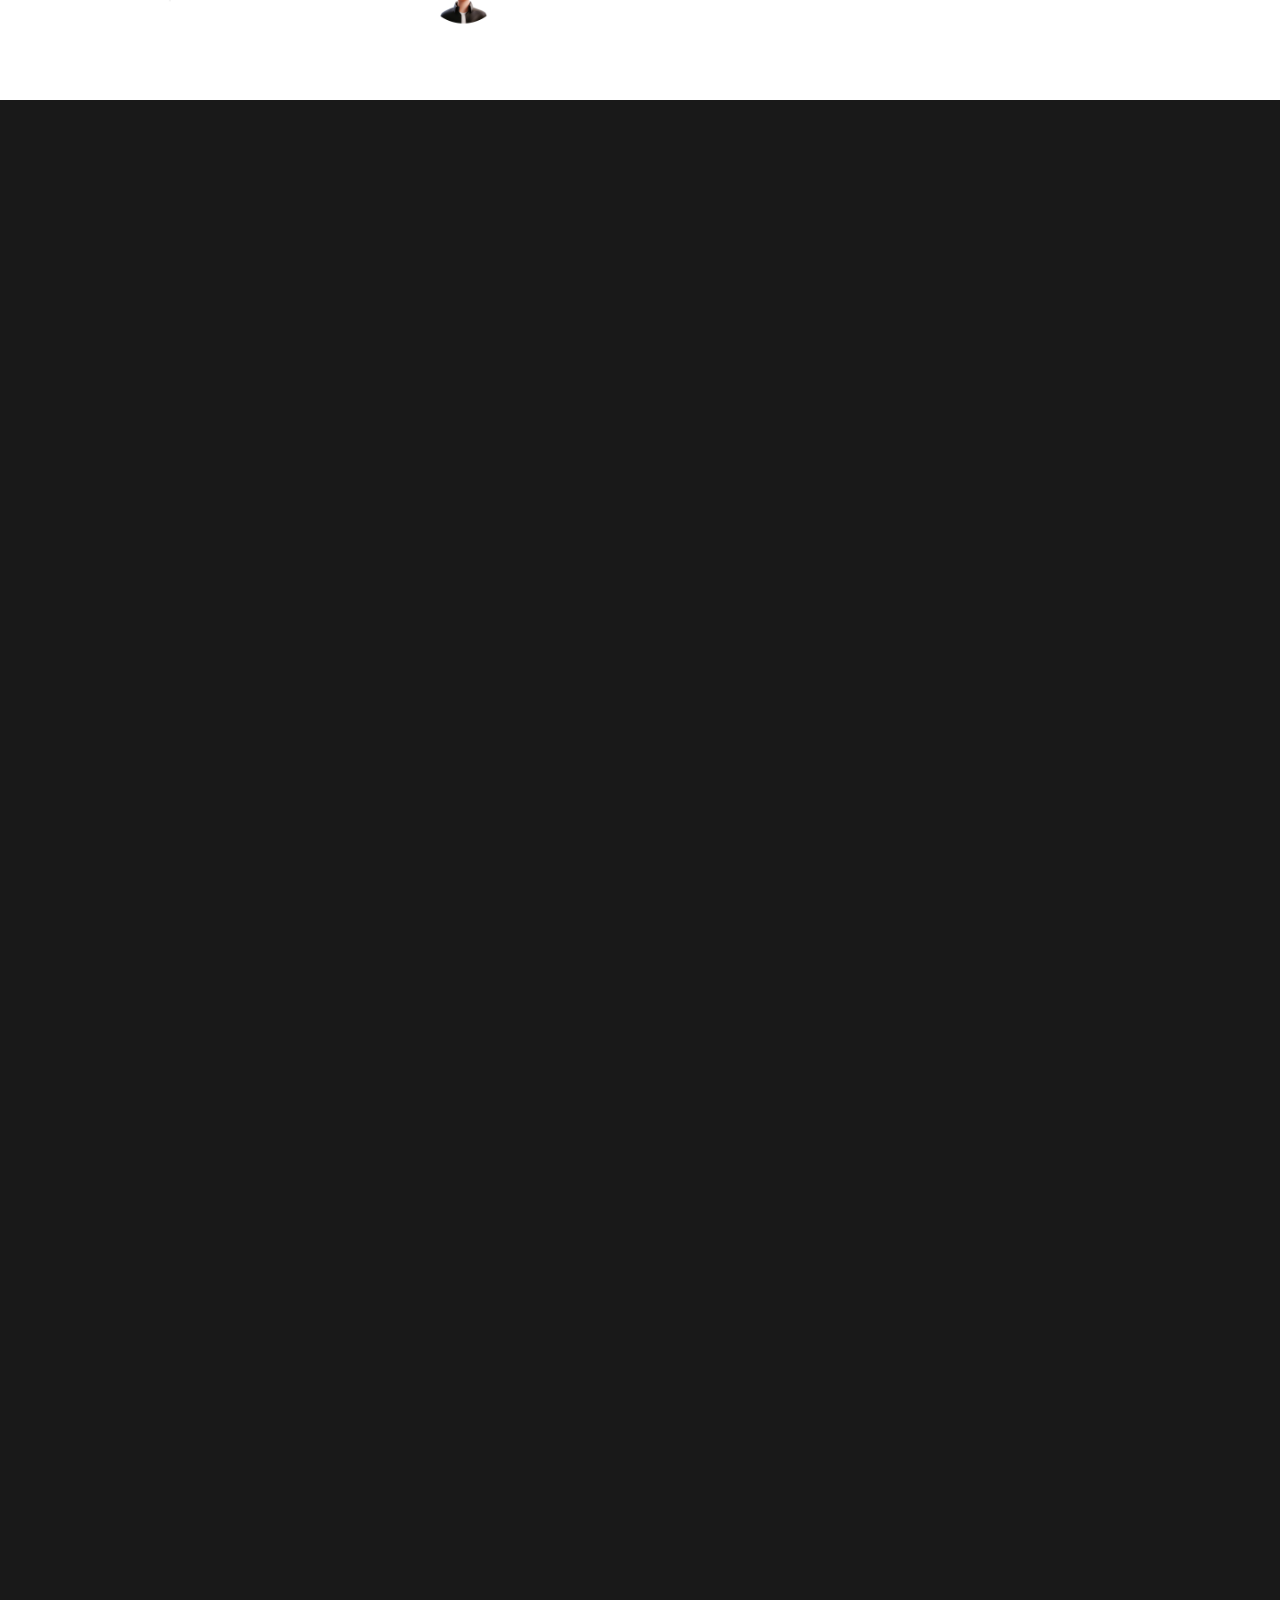
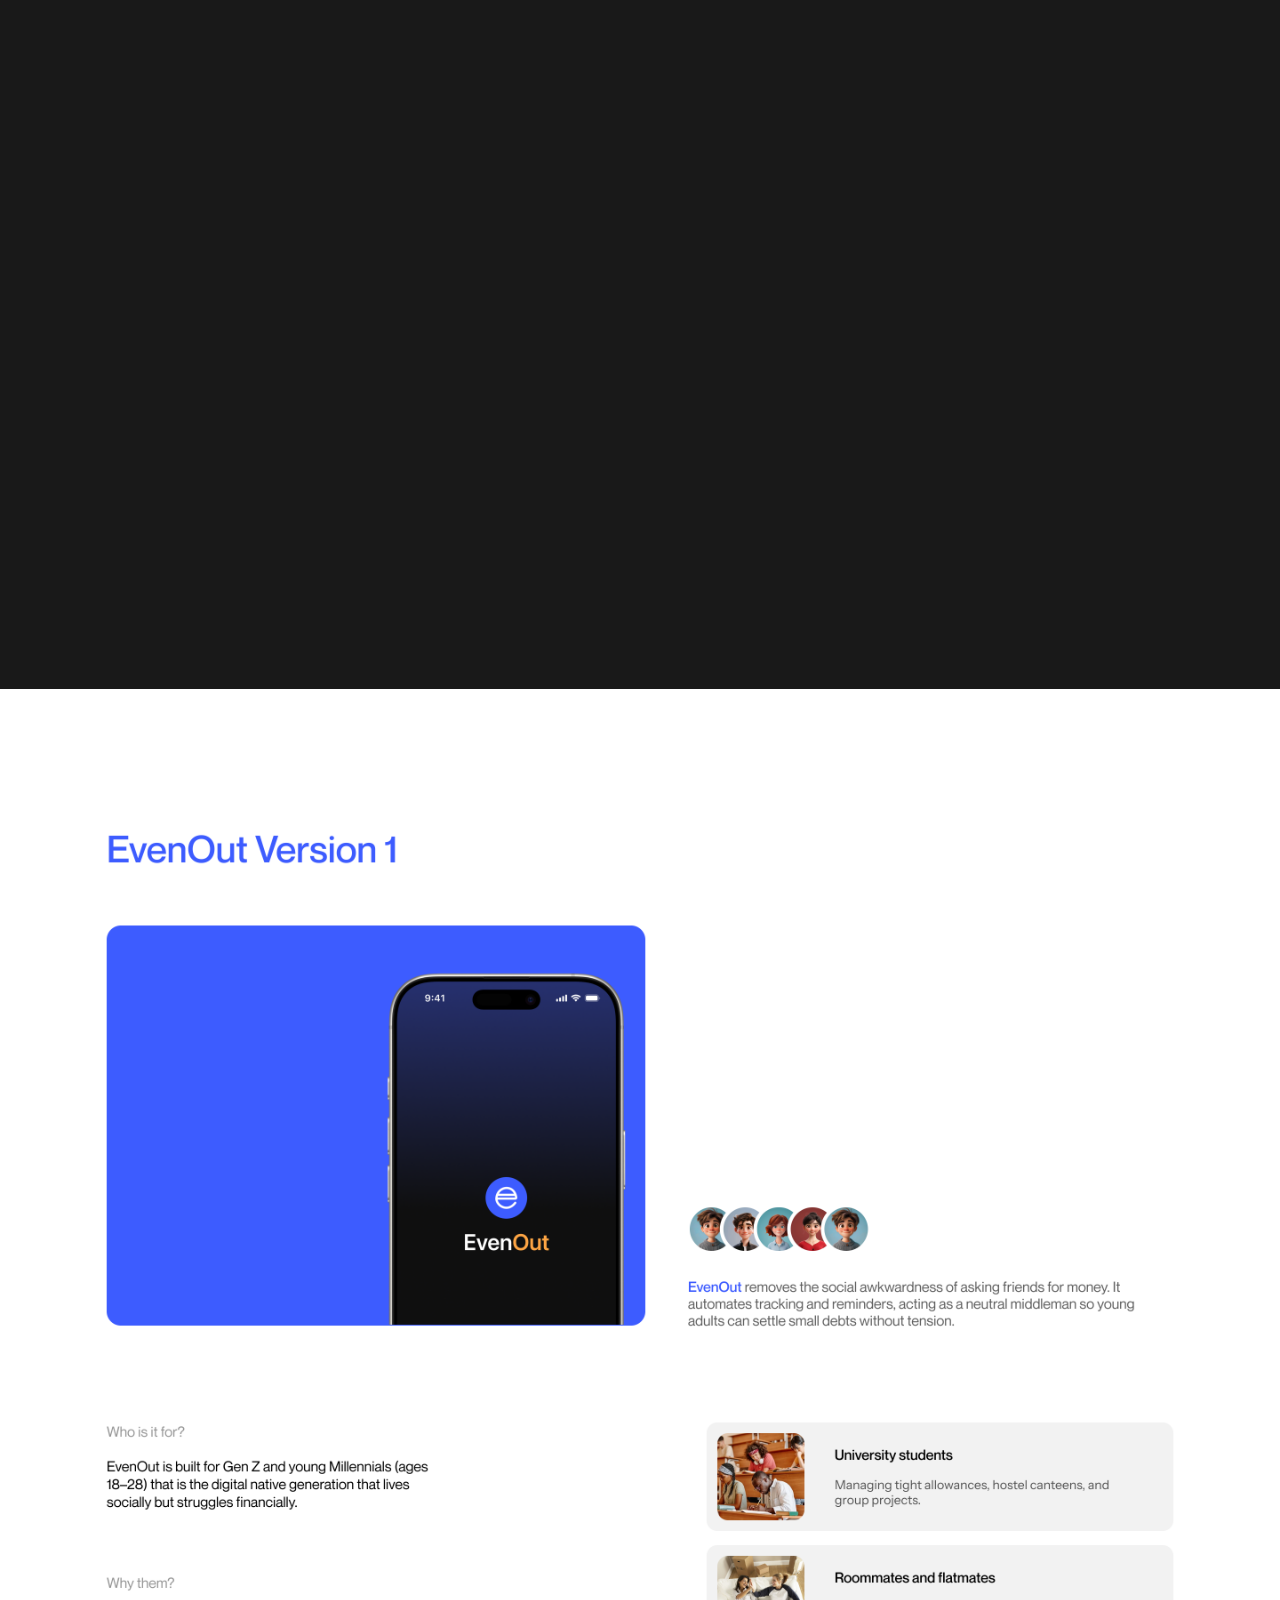
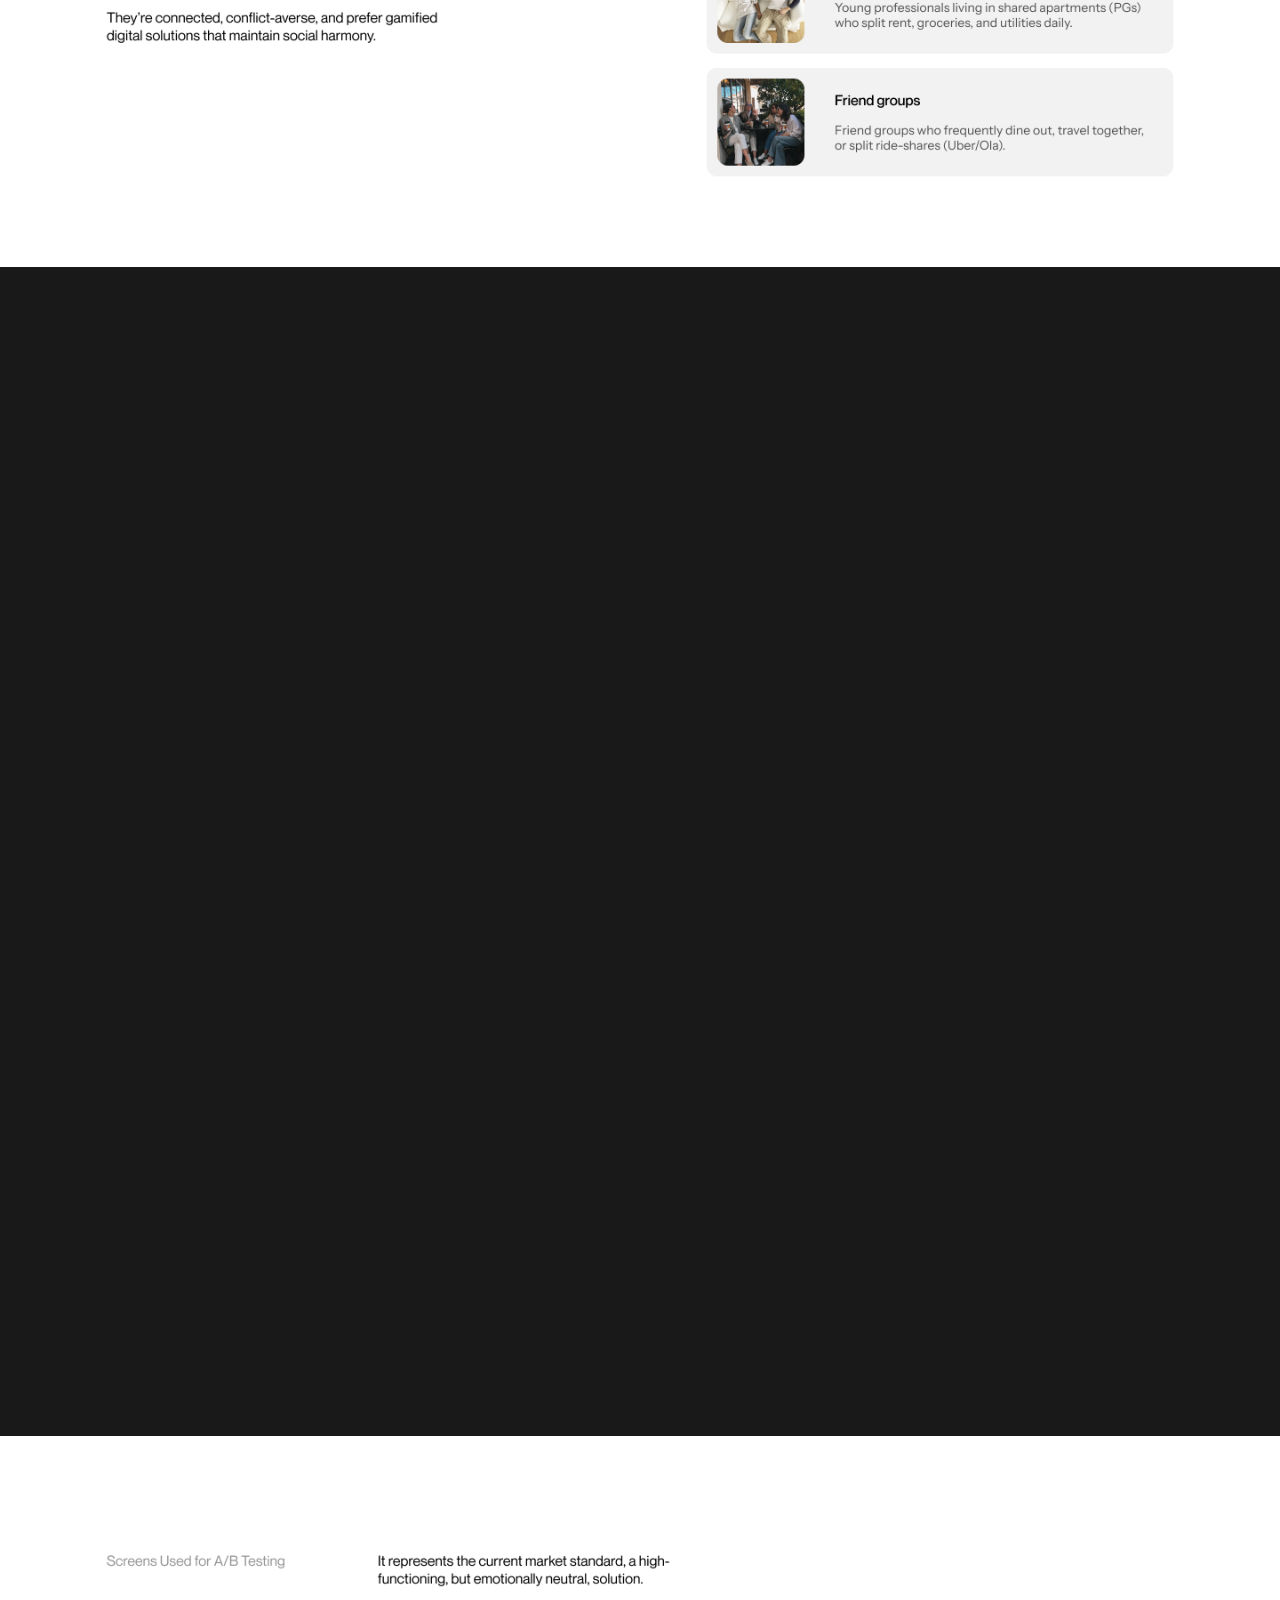
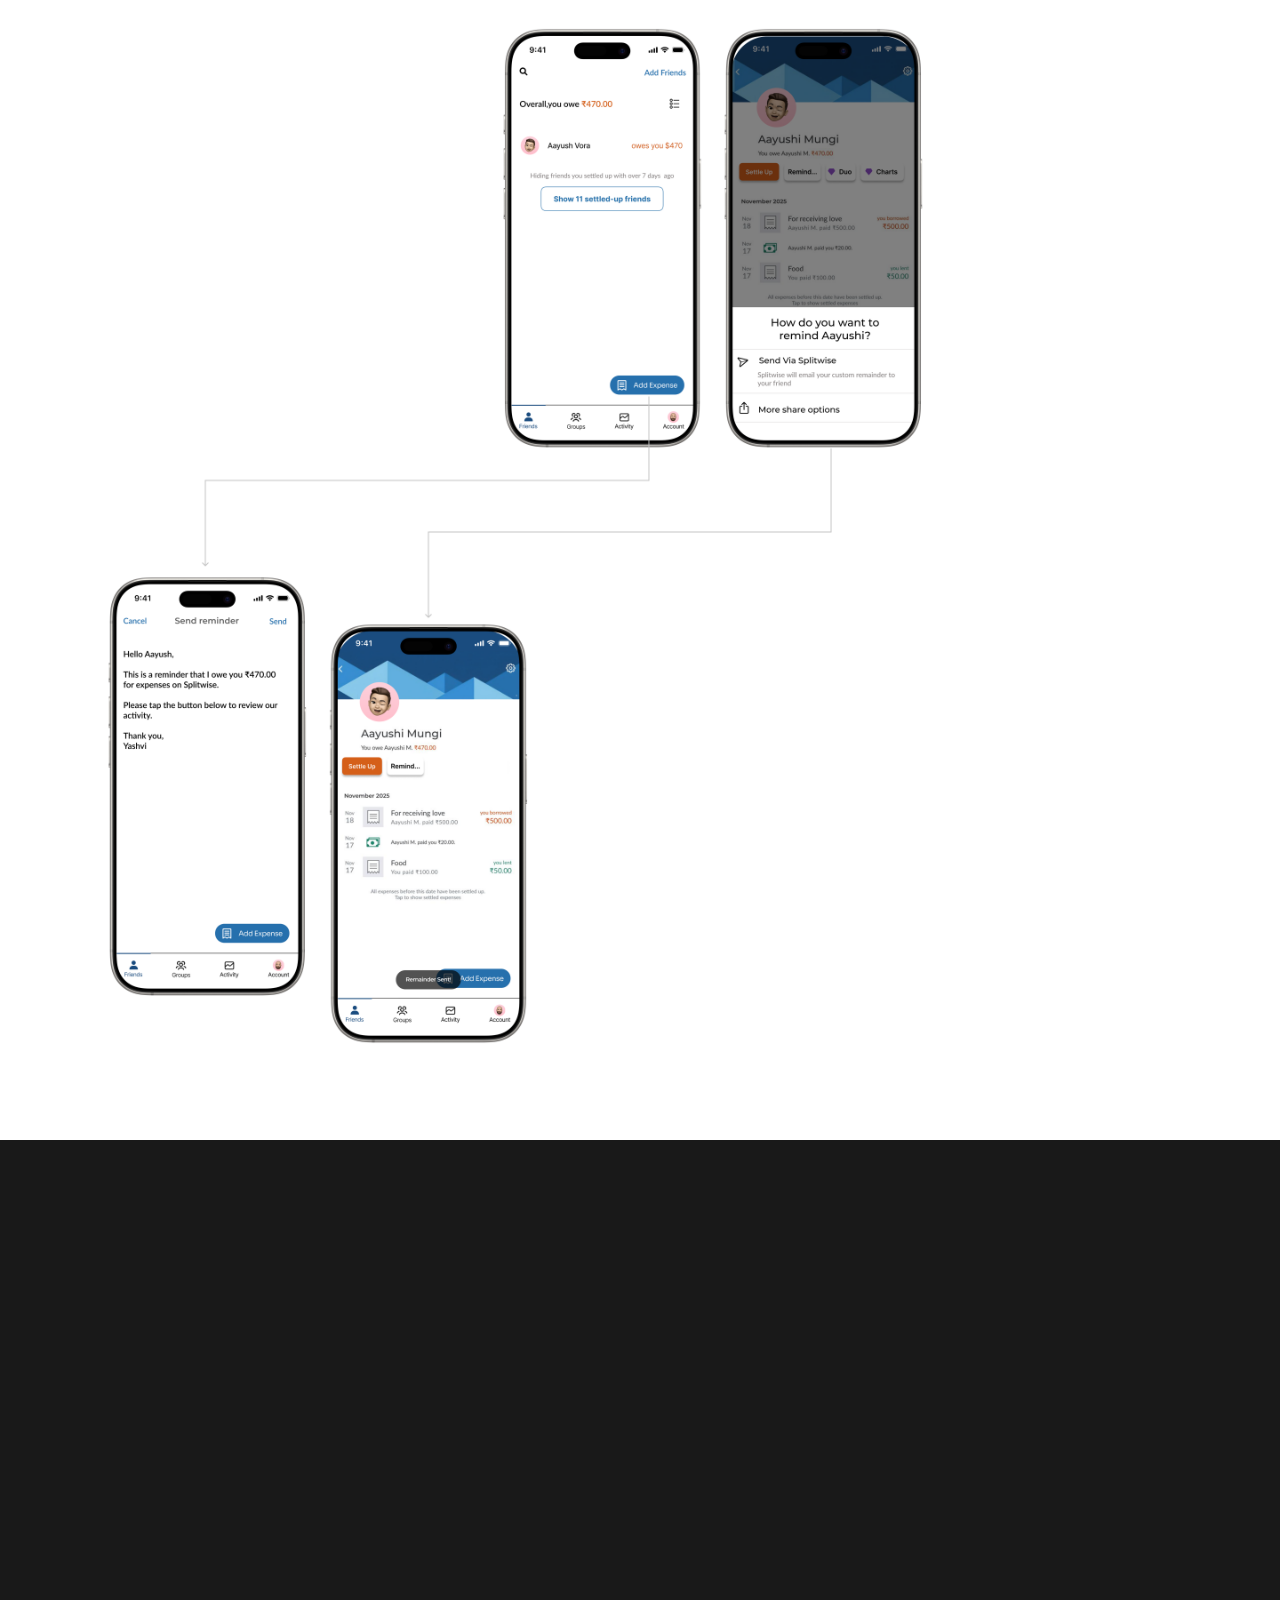
<file: evenout.html>
<!doctype html>
<html lang="en">
  <head>
    <meta charset="UTF-8" />
    <meta name="viewport" content="width=device-width, initial-scale=1.0" />
    <meta name="description" content="EvenOut — Mitigating the Social Cost of Debt Case Study by Riya Phadnis" />
    <title>EvenOut | Riya Phadnis</title>
    <link rel="icon" type="image/svg+xml" href="assets/favicon.svg?v=small" />
    <link rel="icon" type="image/png" href="assets/favicon.png?v=small" />
    <script>
      if (localStorage.getItem('theme') === 'light') {
        document.documentElement.classList.add('light');
      }
    </script>
    <link rel="stylesheet" href="styles.css?v=evenout2" />
  </head>
  <body class="case-study-body">
    <!-- Top-left fixed < Back button in orange (no pill), visible when scrolling up -->
    <a href="index.html#projects" class="project-back-btn" id="project-back-btn" aria-label="Back to projects">&lt; Back</a>

    <!-- Vertical Roadmap Navigation on Left Side -->
    <aside class="project-roadmap" aria-label="Project section roadmap" id="project-roadmap">
      <div class="roadmap-track">
        <div class="roadmap-nodes">
          <button type="button" class="roadmap-node active" data-target="overview" aria-label="Overview">
            <span class="roadmap-square"></span>
            <span class="roadmap-label">| Overview</span>
          </button>
          <button type="button" class="roadmap-node" data-target="problem" aria-label="Problem">
            <span class="roadmap-square"></span>
            <span class="roadmap-label">| Problem</span>
          </button>
          <button type="button" class="roadmap-node" data-target="research" aria-label="Research">
            <span class="roadmap-square"></span>
            <span class="roadmap-label">| Research</span>
          </button>
          <button type="button" class="roadmap-node" data-target="ideation" aria-label="Ideation">
            <span class="roadmap-square"></span>
            <span class="roadmap-label">| Ideation</span>
          </button>
          <button type="button" class="roadmap-node" data-target="about" aria-label="About">
            <span class="roadmap-square"></span>
            <span class="roadmap-label">| About</span>
          </button>
          <button type="button" class="roadmap-node" data-target="version-1" aria-label="Version 1">
            <span class="roadmap-square"></span>
            <span class="roadmap-label">| Version 1</span>
          </button>
          <button type="button" class="roadmap-node" data-target="testing" aria-label="Testing">
            <span class="roadmap-square"></span>
            <span class="roadmap-label">| Testing</span>
          </button>
          <button type="button" class="roadmap-node" data-target="final-ui" aria-label="Final UI">
            <span class="roadmap-square"></span>
            <span class="roadmap-label">| Final UI</span>
          </button>
          <button type="button" class="roadmap-node" data-target="takeaways" aria-label="Takeaways">
            <span class="roadmap-square"></span>
            <span class="roadmap-label">| Takeaways</span>
          </button>
        </div>
      </div>
    </aside>

    <!-- Continuous Image Train Case Study (Zero Background Padding, Edge to Edge) -->
    <main class="evenout-case-study" id="case-study">
      <!-- 1. Overview -->
      <section class="evenout-section" id="overview">
        <img src="assets/evenout_overview.png" alt="EvenOut Overview" loading="eager" decoding="async">
      </section>

      <!-- 2. Problem -->
      <section class="evenout-section" id="problem">
        <img src="assets/evenout_problem.png" alt="EvenOut Problem" loading="lazy" decoding="async">
      </section>

      <!-- 3. Research (1 & 2) -->
      <section class="evenout-section" id="research">
        <img src="assets/evenout_research1.png" alt="EvenOut Research Part 1" loading="lazy" decoding="async">
        <img src="assets/evenout_research2.png" alt="EvenOut Research Part 2" loading="lazy" decoding="async">
      </section>

      <!-- 4. Ideation -->
      <section class="evenout-section" id="ideation">
        <img src="assets/evenout_ideation.png" alt="EvenOut Ideation" loading="lazy" decoding="async">
      </section>

      <!-- 5. About the app -->
      <section class="evenout-section" id="about">
        <img src="assets/evenout_aboutapp.png" alt="EvenOut About the App" loading="lazy" decoding="async">
      </section>

      <!-- 6. Version 1 -->
      <section class="evenout-section" id="version-1">
        <img src="assets/evenout_version1.png" alt="EvenOut Version 1" loading="lazy" decoding="async">
      </section>

      <!-- 7. Testing (1 & 2) -->
      <section class="evenout-section" id="testing">
        <img src="assets/evenout_testing1.png" alt="EvenOut Testing Part 1" loading="lazy" decoding="async">
        <img src="assets/evenout_testing2.png" alt="EvenOut Testing Part 2" loading="lazy" decoding="async">
      </section>

      <!-- 8. Final UI (1 & 2) -->
      <section class="evenout-section" id="final-ui">
        <img src="assets/evenout_finalui1.png" alt="EvenOut Final UI Part 1" loading="lazy" decoding="async">
        <img src="assets/evenout_finalui2.png" alt="EvenOut Final UI Part 2" loading="lazy" decoding="async">
      </section>

      <!-- 9. Takeaways -->
      <section class="evenout-section" id="takeaways">
        <img src="assets/evenout_takeaways.png" alt="EvenOut Takeaways" loading="lazy" decoding="async">
      </section>
    </main>

    <!-- Standard Project Footer -->
    <footer class="site-footer">
      <div class="footer-divider"></div>
      <div class="footer-content">
        <div class="footer-note">
          <a href="index.html#projects" class="footer-back-link">Back to Projects</a>
        </div>
        <div class="socials" aria-label="Social links">
          <a href="https://www.linkedin.com/in/riya-phadnis-3772b8314/" target="_blank" rel="noopener noreferrer" aria-label="LinkedIn">
            <img src="assets/linkedin_logo.png" alt="LinkedIn">
          </a>
          <a href="https://www.behance.net/riyaphadnis" target="_blank" rel="noopener noreferrer" aria-label="Behance">
            <img src="assets/behance_logo.png" alt="Behance">
          </a>
          <a href="mailto:riyaphadnis1@gmail.com" aria-label="Email">
            <img src="assets/lucide/mail_logo.png" alt="Email">
          </a>
        </div>
      </div>
    </footer>

    <script src="script.js?v=evenout2"></script>
  </body>
</html>
</file>
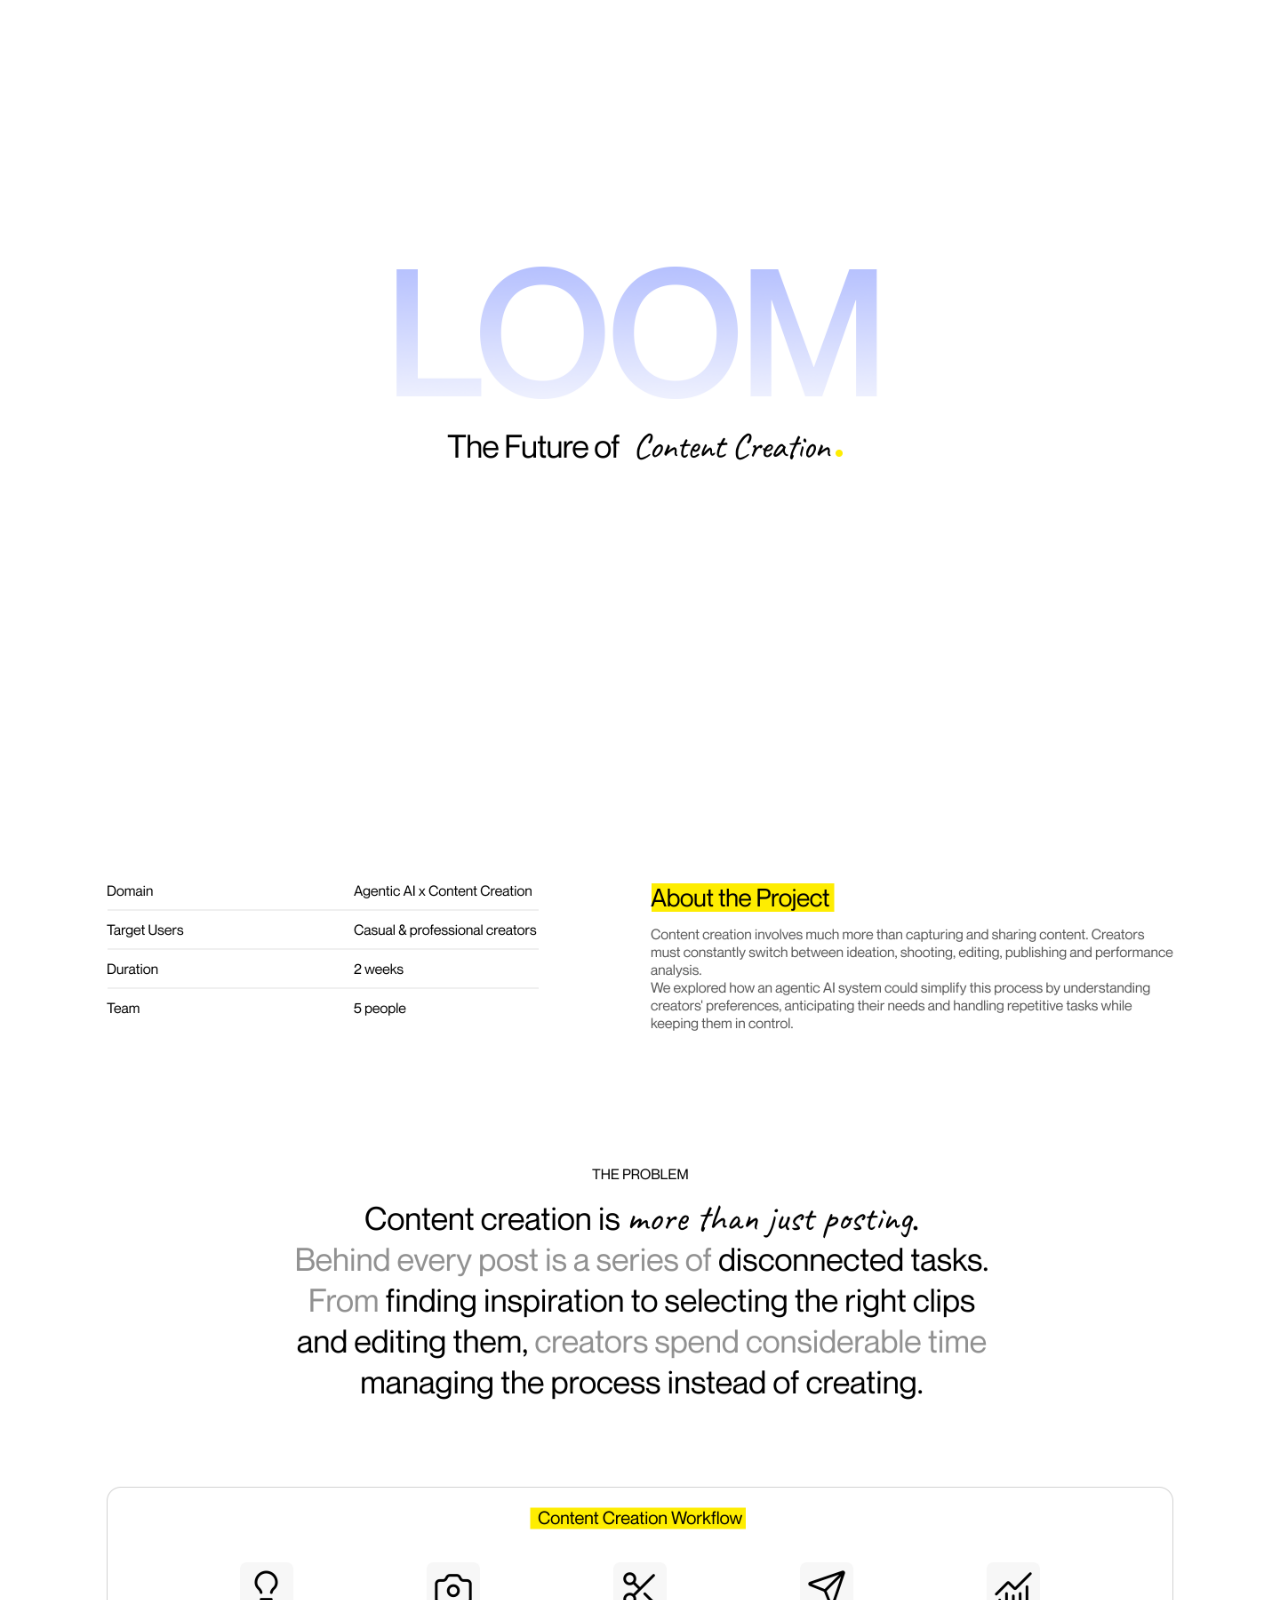
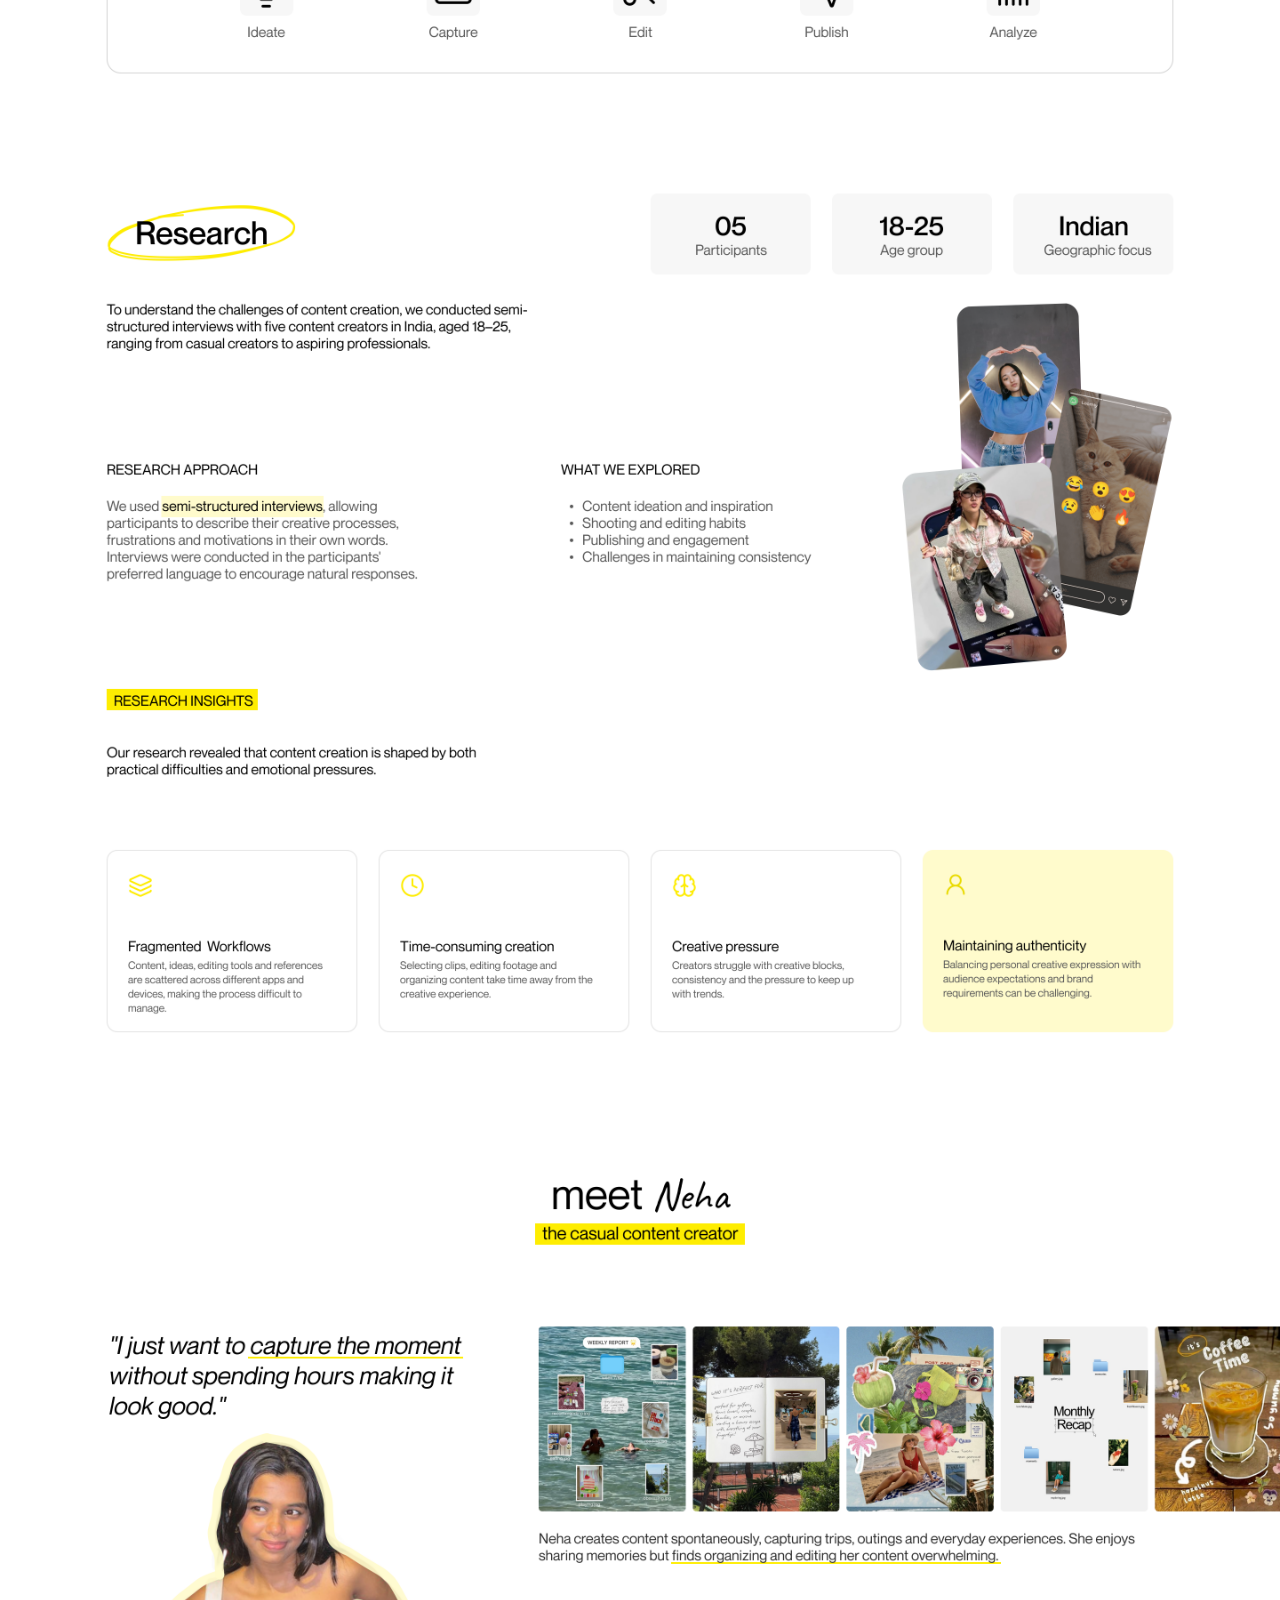
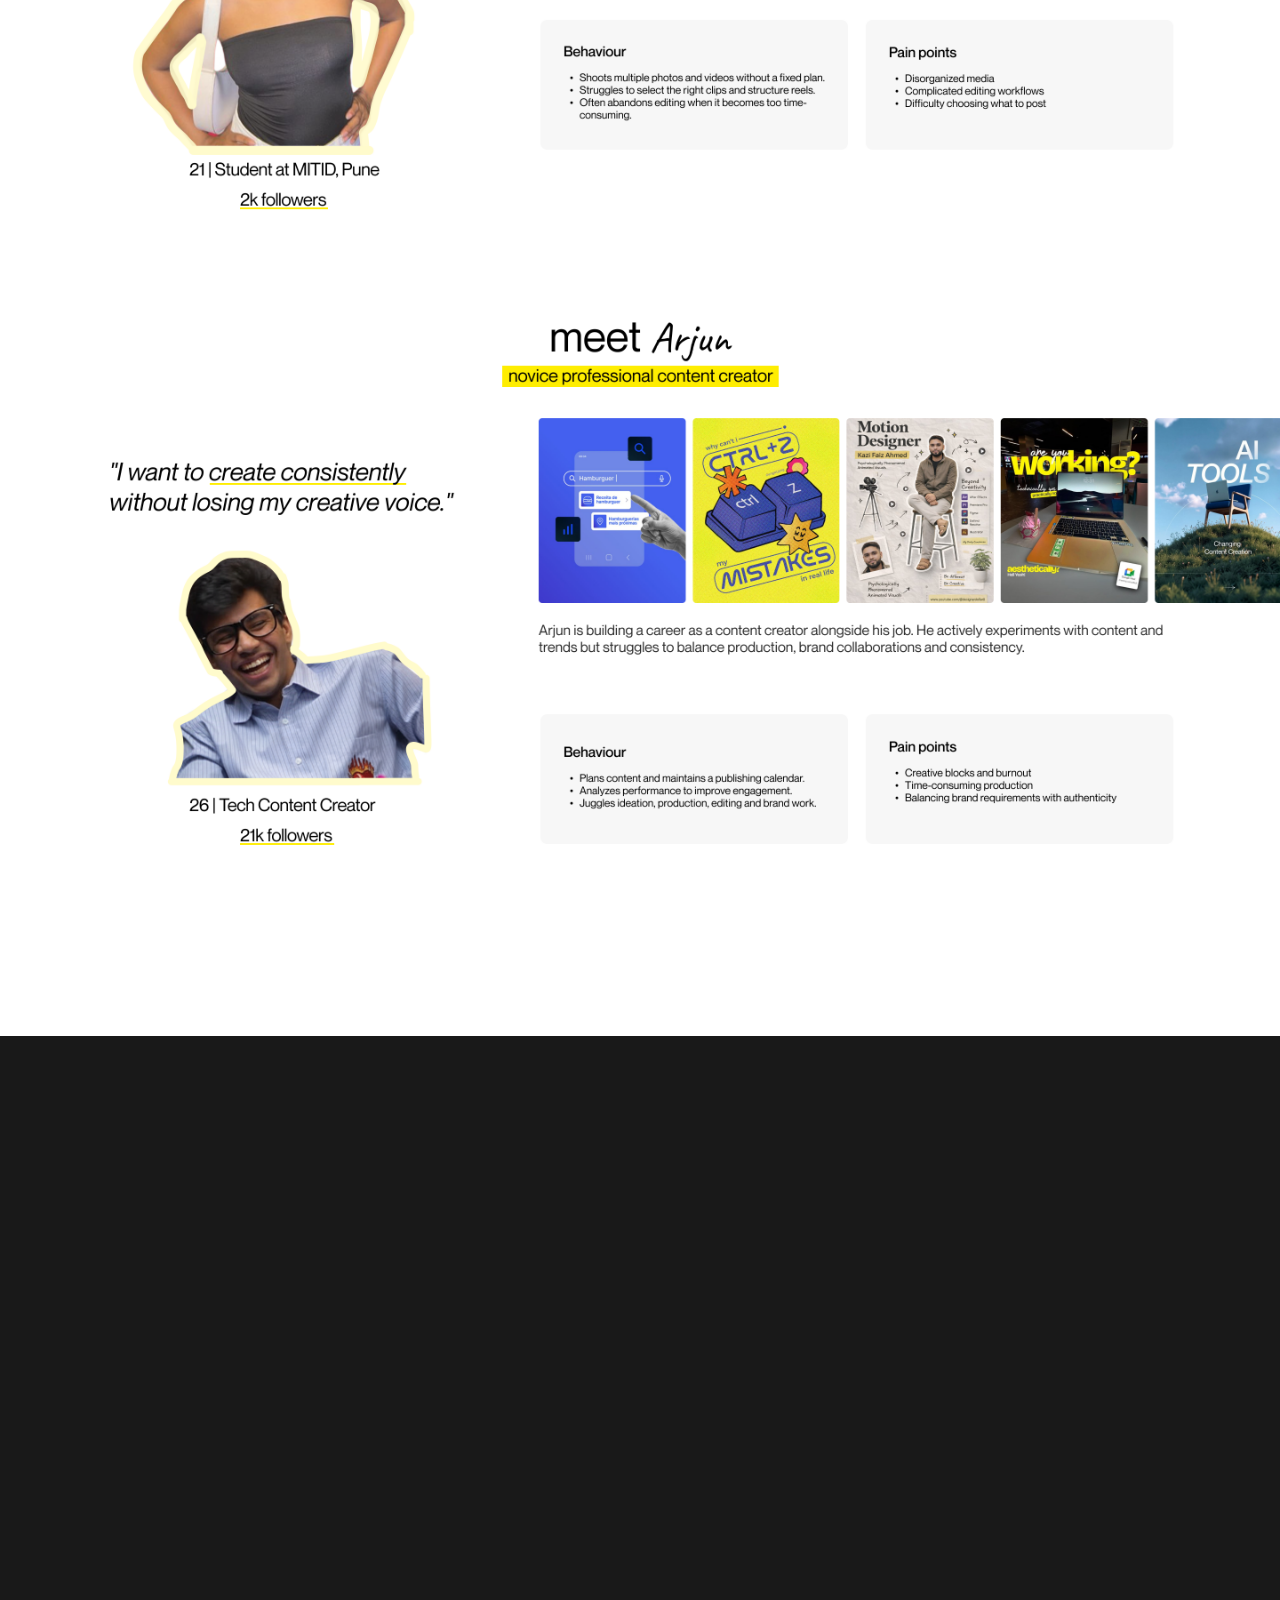
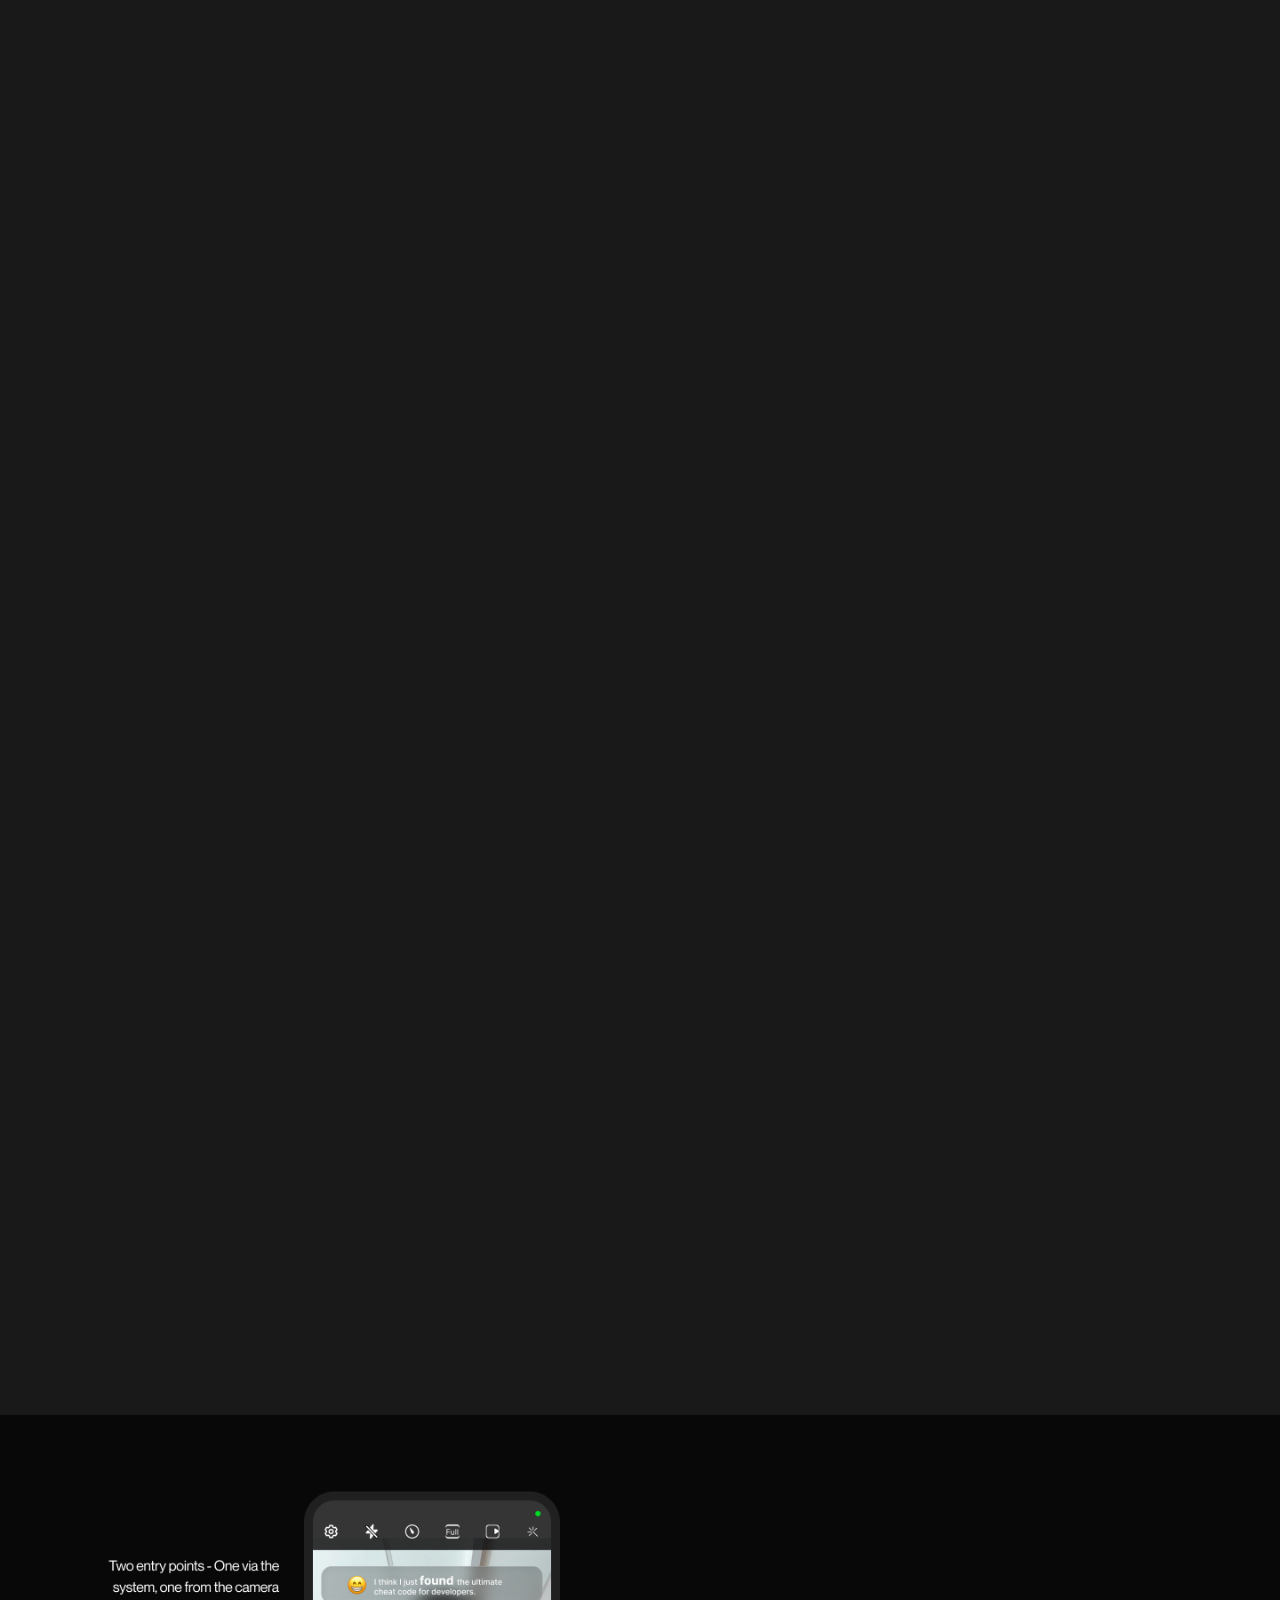
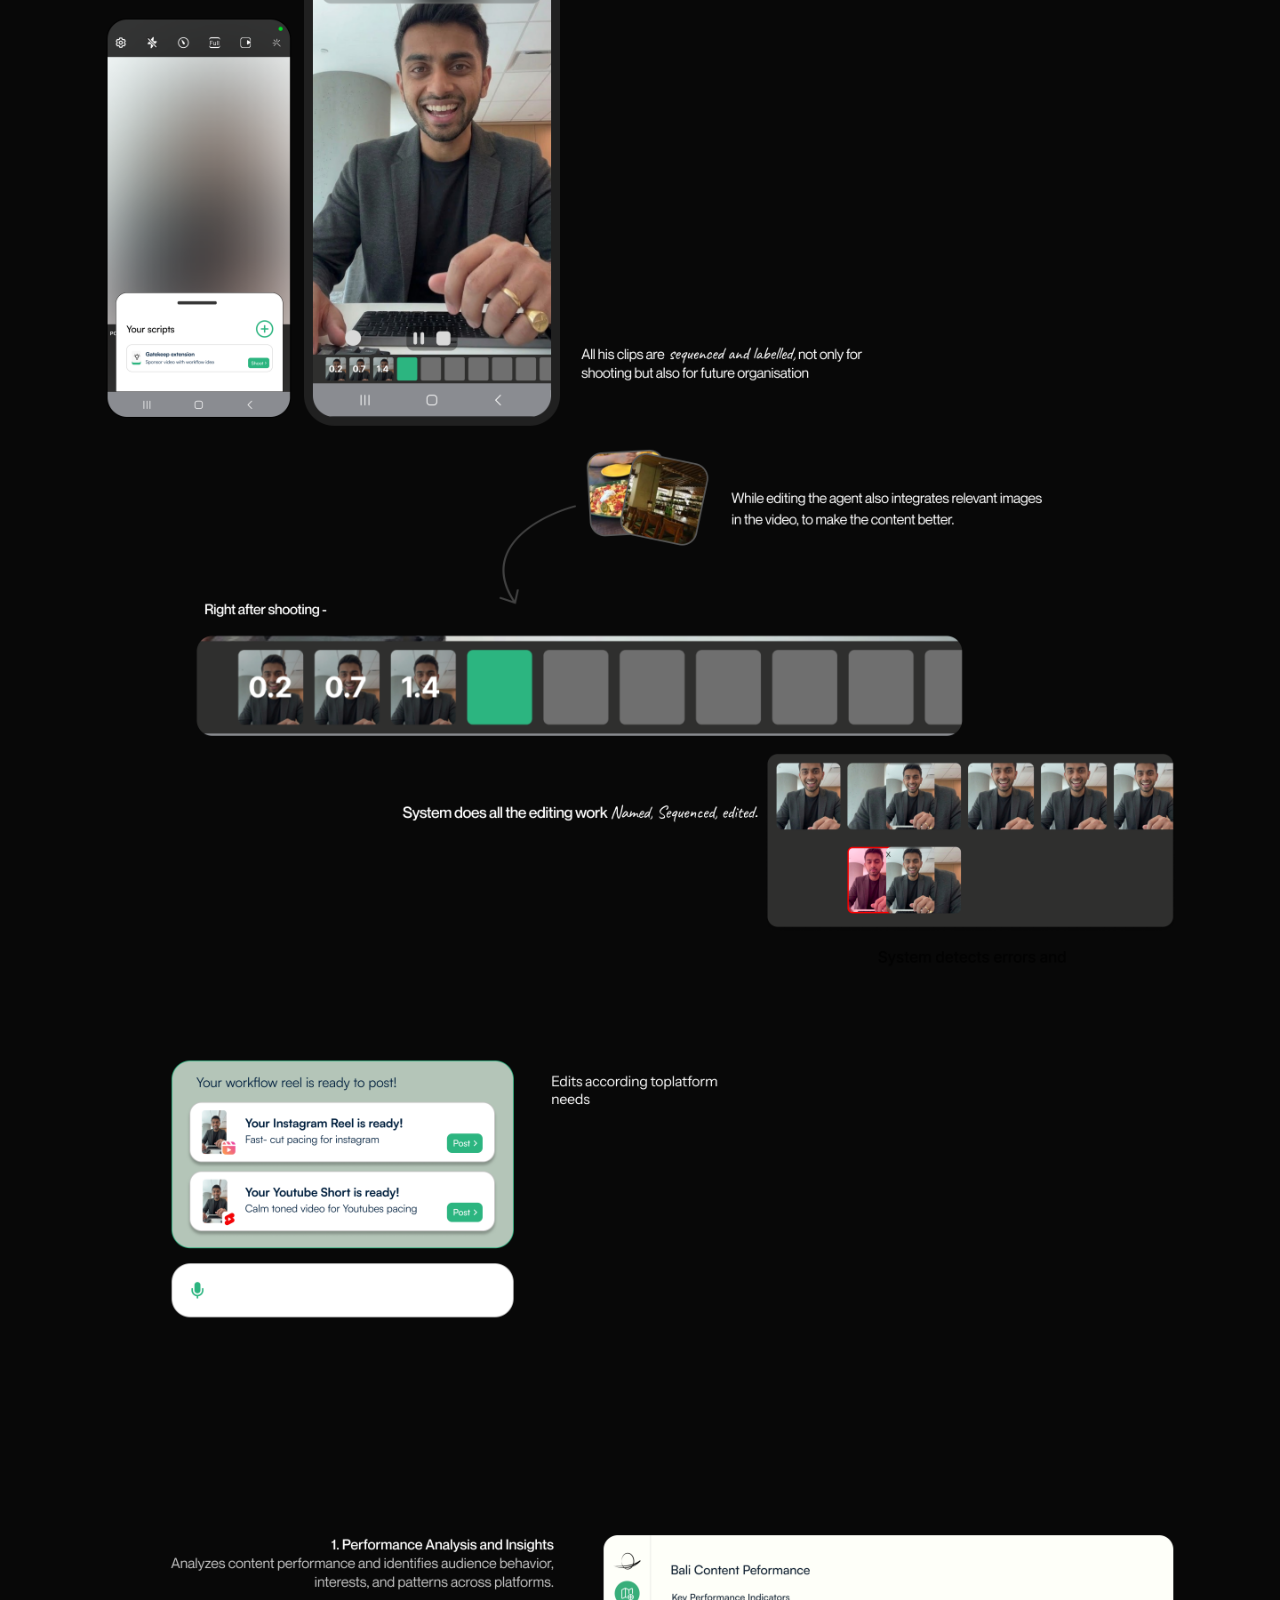
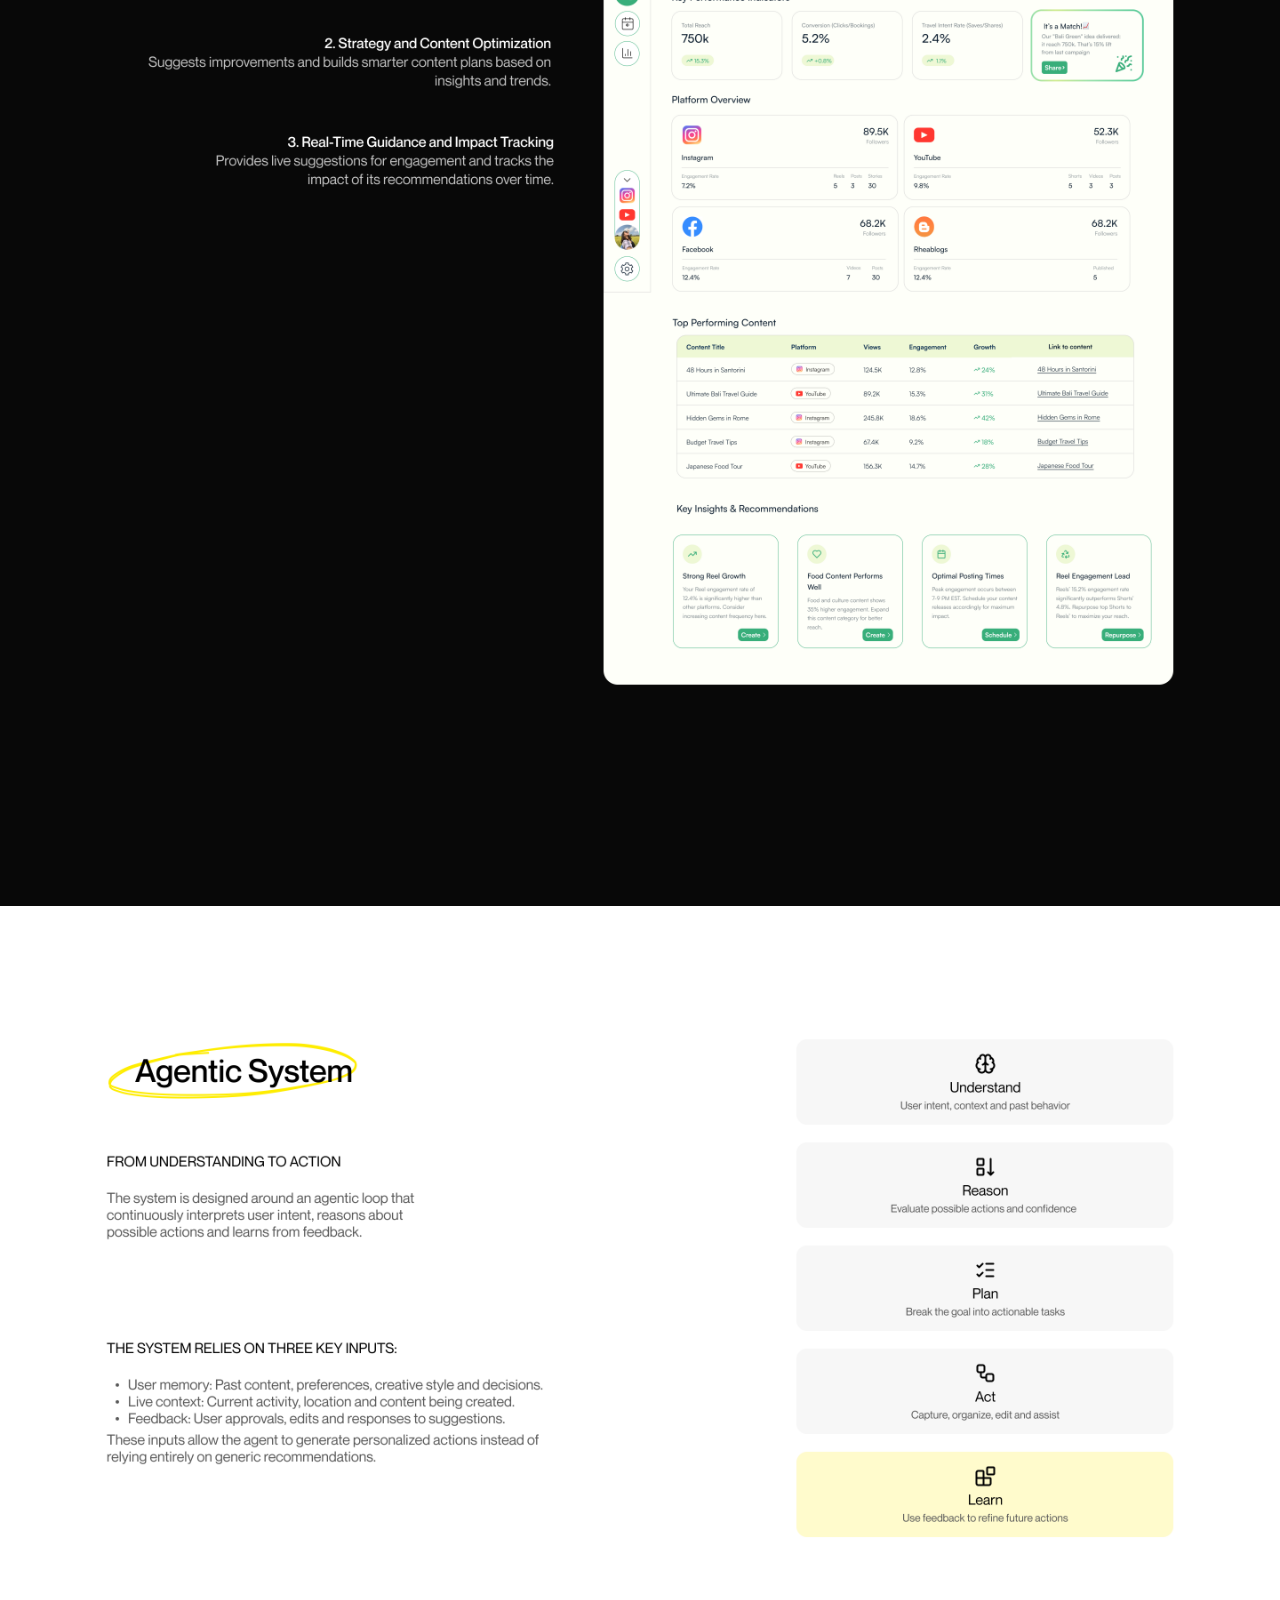
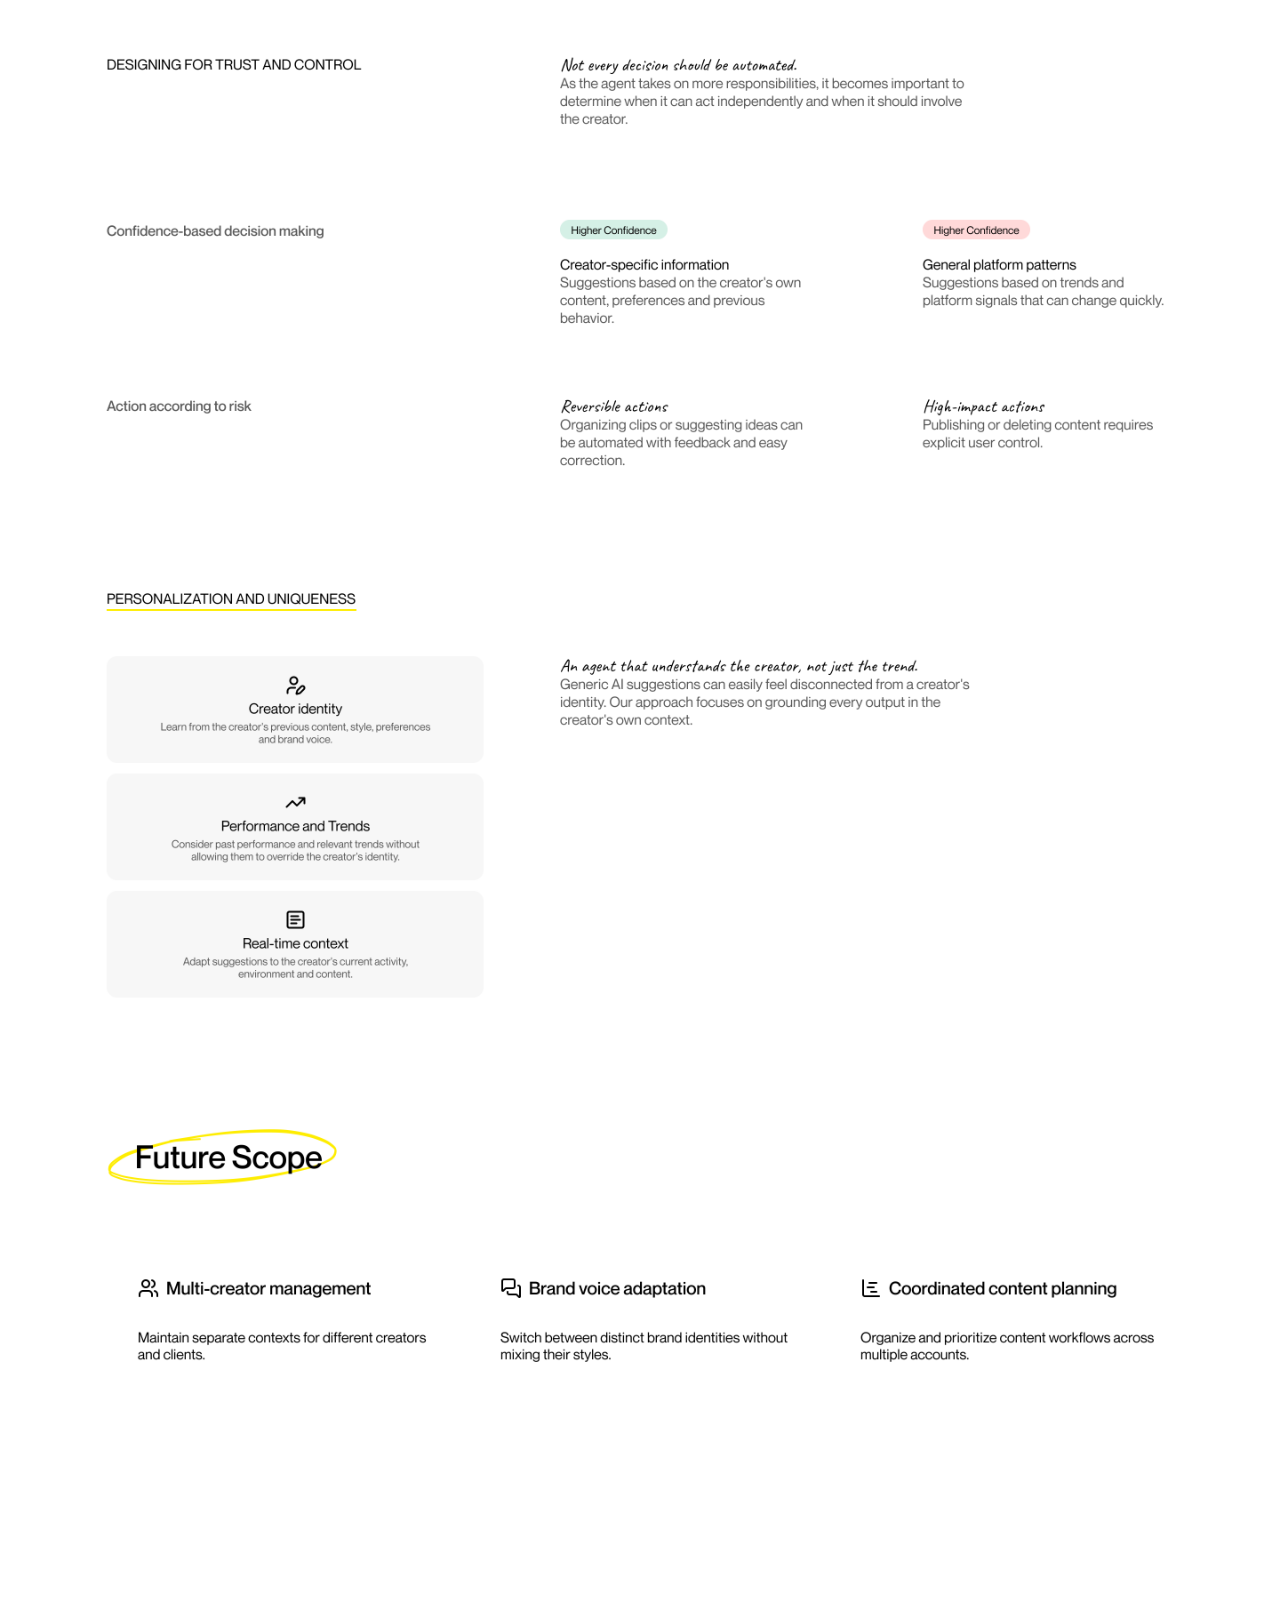
<file: loom.html>
<!doctype html>
<html lang="en">
  <head>
    <meta charset="UTF-8" />
    <meta name="viewport" content="width=device-width, initial-scale=1.0" />
    <meta name="description" content="Loom — Agentic AI for Content Creators Case Study by Riya Phadnis" />
    <title>Loom | Riya Phadnis</title>
    <link rel="icon" type="image/svg+xml" href="assets/favicon.svg?v=small" />
    <link rel="icon" type="image/png" href="assets/favicon.png?v=small" />
    <script>
      if (localStorage.getItem('theme') === 'light') {
        document.documentElement.classList.add('light');
      }
    </script>
    <link rel="stylesheet" href="styles.css?v=loom6" />
  </head>
  <body class="case-study-body">
    <!-- Top-left fixed < Back button in orange (no pill), visible when scrolling up -->
    <a href="index.html#projects" class="project-back-btn" id="project-back-btn" aria-label="Back to projects">&lt; Back</a>

    <!-- Vertical Roadmap Navigation on Left Side -->
    <aside class="project-roadmap" aria-label="Project section roadmap" id="project-roadmap">
      <div class="roadmap-track">
        <div class="roadmap-nodes">
          <button type="button" class="roadmap-node active" data-target="overview" aria-label="Overview">
            <span class="roadmap-square"></span>
            <span class="roadmap-label">| Overview</span>
          </button>
          <button type="button" class="roadmap-node" data-target="problem" aria-label="Problem">
            <span class="roadmap-square"></span>
            <span class="roadmap-label">| Problem</span>
          </button>
          <button type="button" class="roadmap-node" data-target="research" aria-label="Research">
            <span class="roadmap-square"></span>
            <span class="roadmap-label">| Research</span>
          </button>
          <button type="button" class="roadmap-node" data-target="persona" aria-label="Persona">
            <span class="roadmap-square"></span>
            <span class="roadmap-label">| Persona</span>
          </button>
          <button type="button" class="roadmap-node" data-target="solution" aria-label="Solution">
            <span class="roadmap-square"></span>
            <span class="roadmap-label">| Solution</span>
          </button>
          <button type="button" class="roadmap-node" data-target="system-design" aria-label="System Design">
            <span class="roadmap-square"></span>
            <span class="roadmap-label">| System Design</span>
          </button>
        </div>
      </div>
    </aside>

    <!-- Continuous Image Train Case Study (Zero Background Padding, Edge to Edge) -->
    <main class="loom-case-study" id="case-study">
      <!-- 1. Overview -->
      <section class="loom-section" id="overview">
        <img src="assets/loom_overview.png" alt="Loom Overview" loading="eager" decoding="async">
      </section>

      <!-- 2. Problem -->
      <section class="loom-section" id="problem">
        <img src="assets/loom_problem.png" alt="Loom Problem" loading="lazy" decoding="async">
      </section>

      <!-- 3. Research -->
      <section class="loom-section" id="research">
        <img src="assets/loom_research.png" alt="Loom Research" loading="lazy" decoding="async">
      </section>

      <!-- 4. Persona -->
      <section class="loom-section" id="persona">
        <img src="assets/loom_persona.png" alt="Loom Persona" loading="lazy" decoding="async">
      </section>

      <!-- 5. Solution (1, 2, 3, 4) -->
      <section class="loom-section" id="solution">
        <img src="assets/loom_solution1.png" alt="Loom Solution part 1" loading="lazy" decoding="async">
        <img src="assets/loom_solution2.png" alt="Loom Solution part 2" loading="lazy" decoding="async">
        <img src="assets/loom_solution3.png" alt="Loom Solution part 3" loading="lazy" decoding="async">
        <img src="assets/loom_solution4.png" alt="Loom Solution part 4" loading="lazy" decoding="async">
      </section>

      <!-- 6. System Design -->
      <section class="loom-section" id="system-design">
        <img src="assets/loom_system_design.png" alt="Loom System Design" loading="lazy" decoding="async">
      </section>
    </main>

    <!-- Standard Project Footer -->
    <footer class="site-footer">
      <div class="footer-divider"></div>
      <div class="footer-content">
        <div class="footer-note">
          <a href="index.html#projects" class="footer-back-link">Back to Projects</a>
        </div>
        <div class="socials" aria-label="Social links">
          <a href="https://www.linkedin.com/in/riya-phadnis-3772b8314/" target="_blank" rel="noopener noreferrer" aria-label="LinkedIn">
            <img src="assets/linkedin_logo.png" alt="LinkedIn">
          </a>
          <a href="https://www.behance.net/riyaphadnis" target="_blank" rel="noopener noreferrer" aria-label="Behance">
            <img src="assets/behance_logo.png" alt="Behance">
          </a>
          <a href="mailto:riyaphadnis1@gmail.com" aria-label="Email">
            <img src="assets/lucide/mail_logo.png" alt="Email">
          </a>
        </div>
      </div>
    </footer>

    <script src="script.js?v=loom6"></script>
  </body>
</html>
</file>
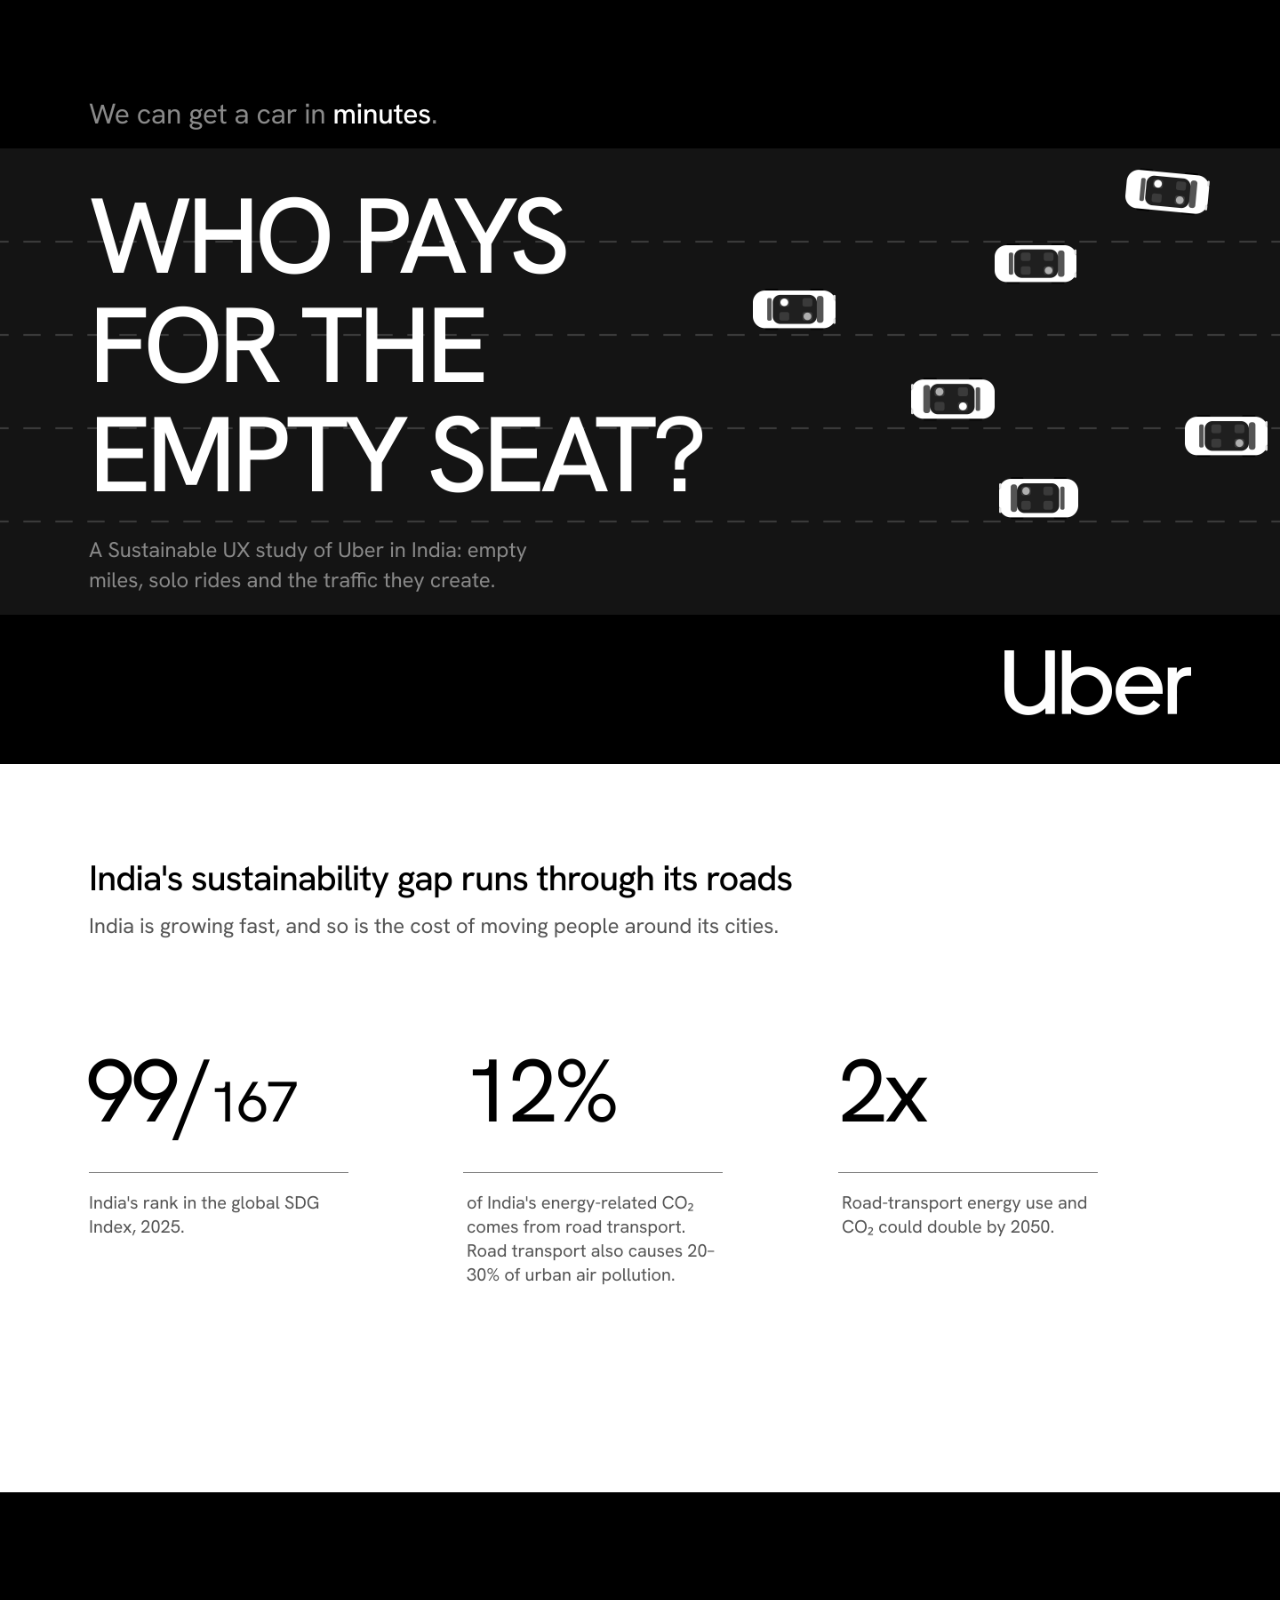
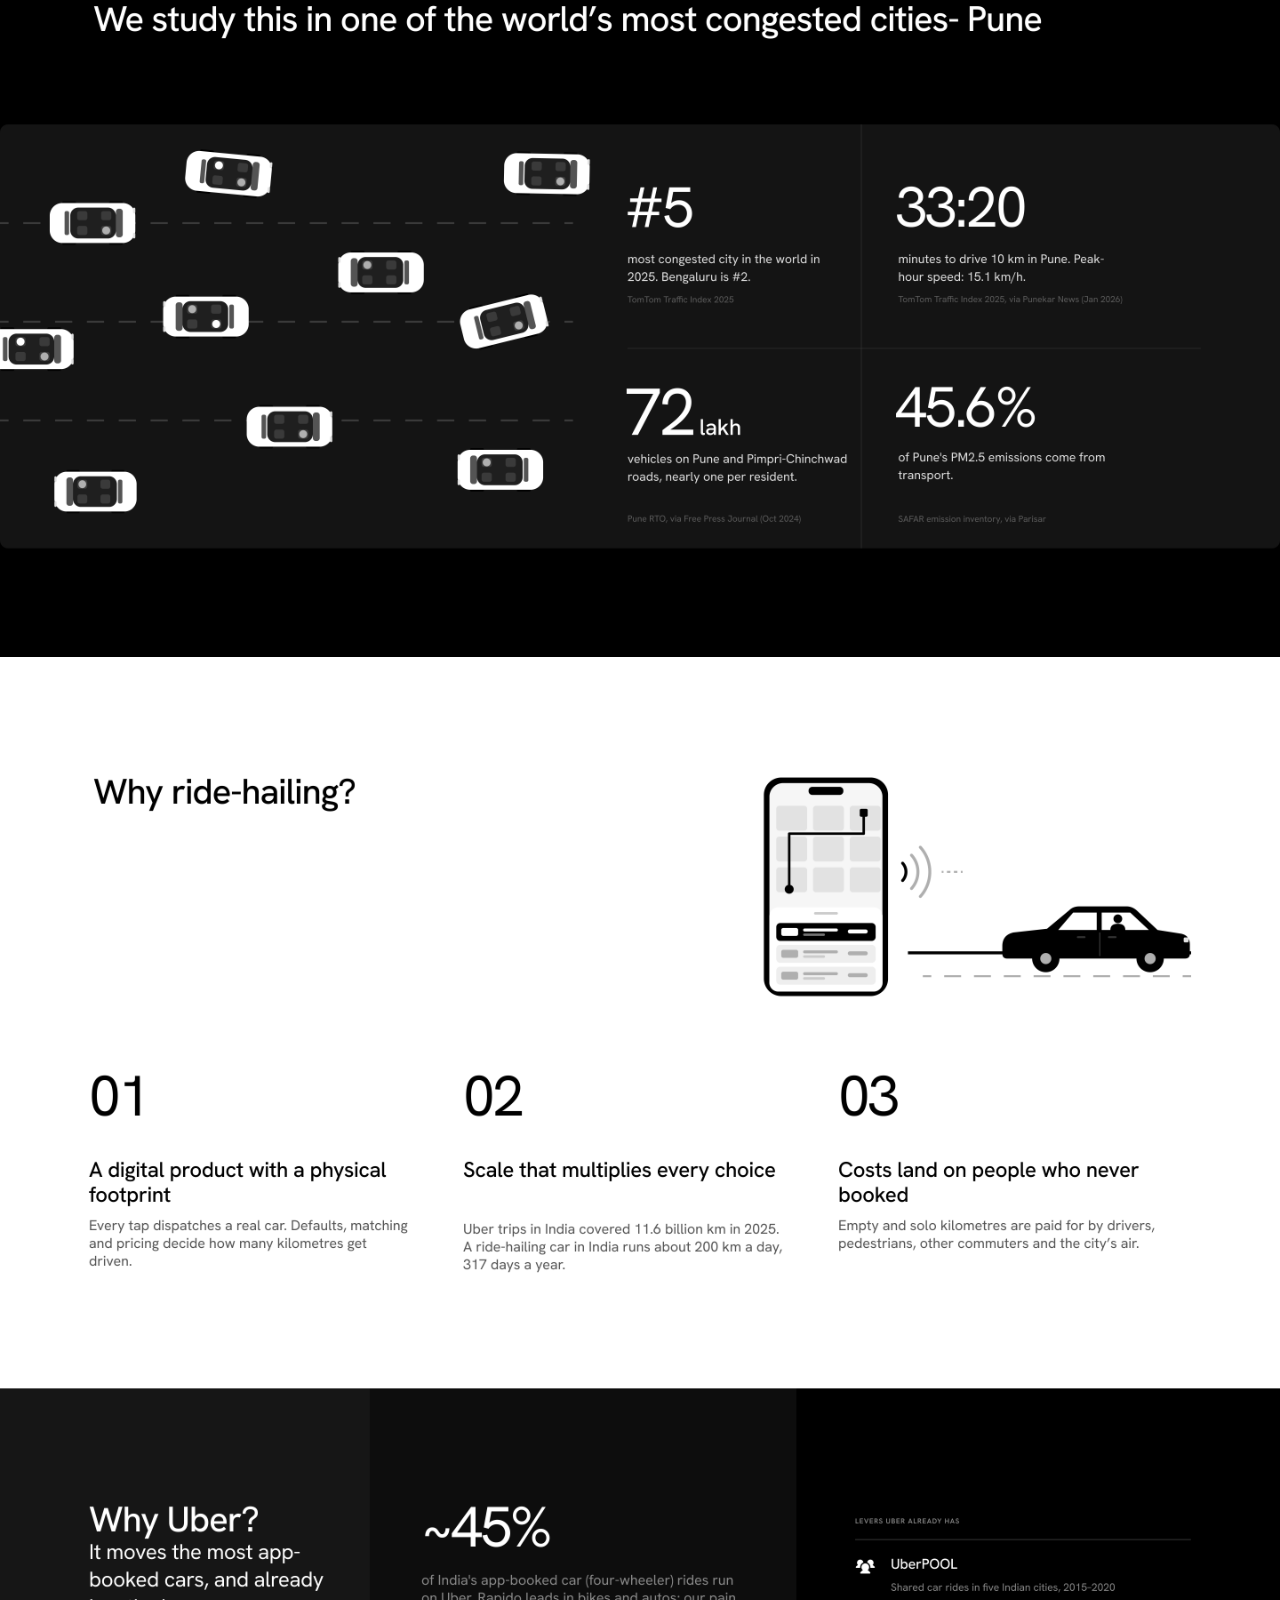
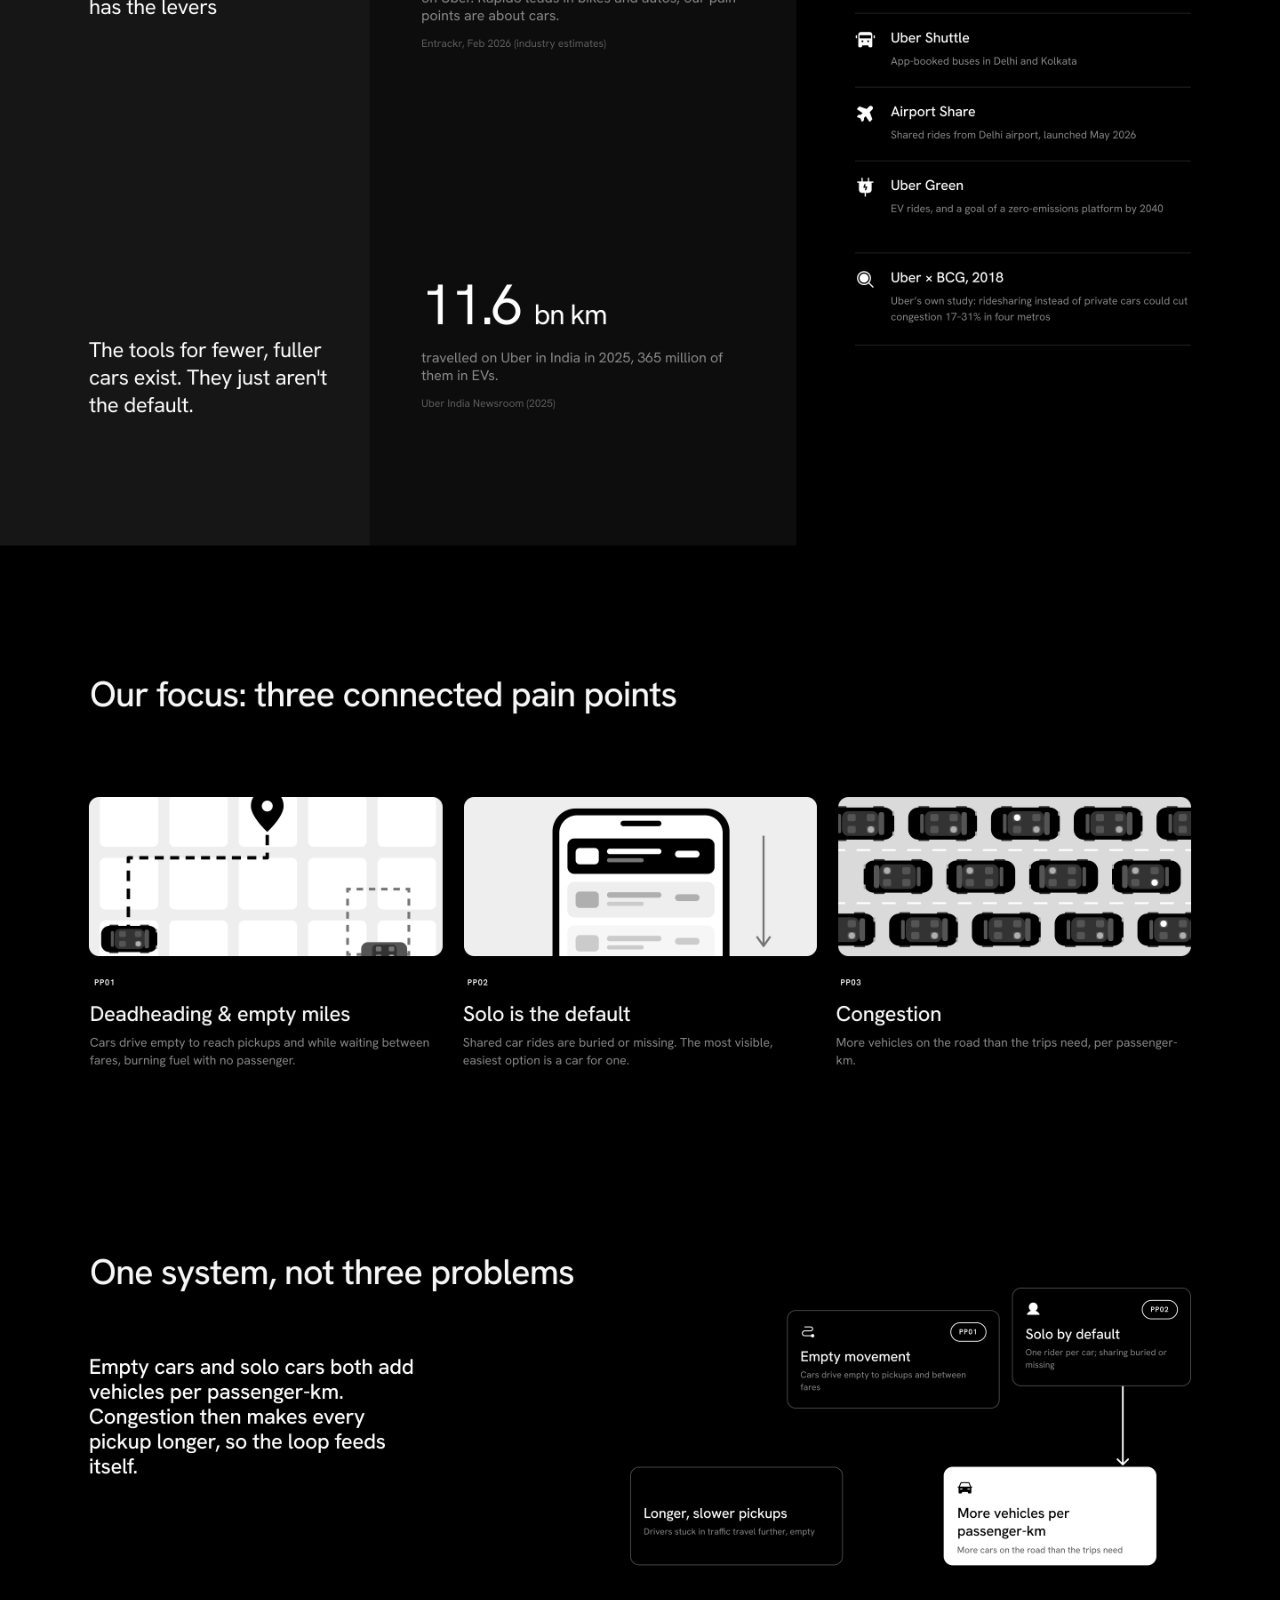
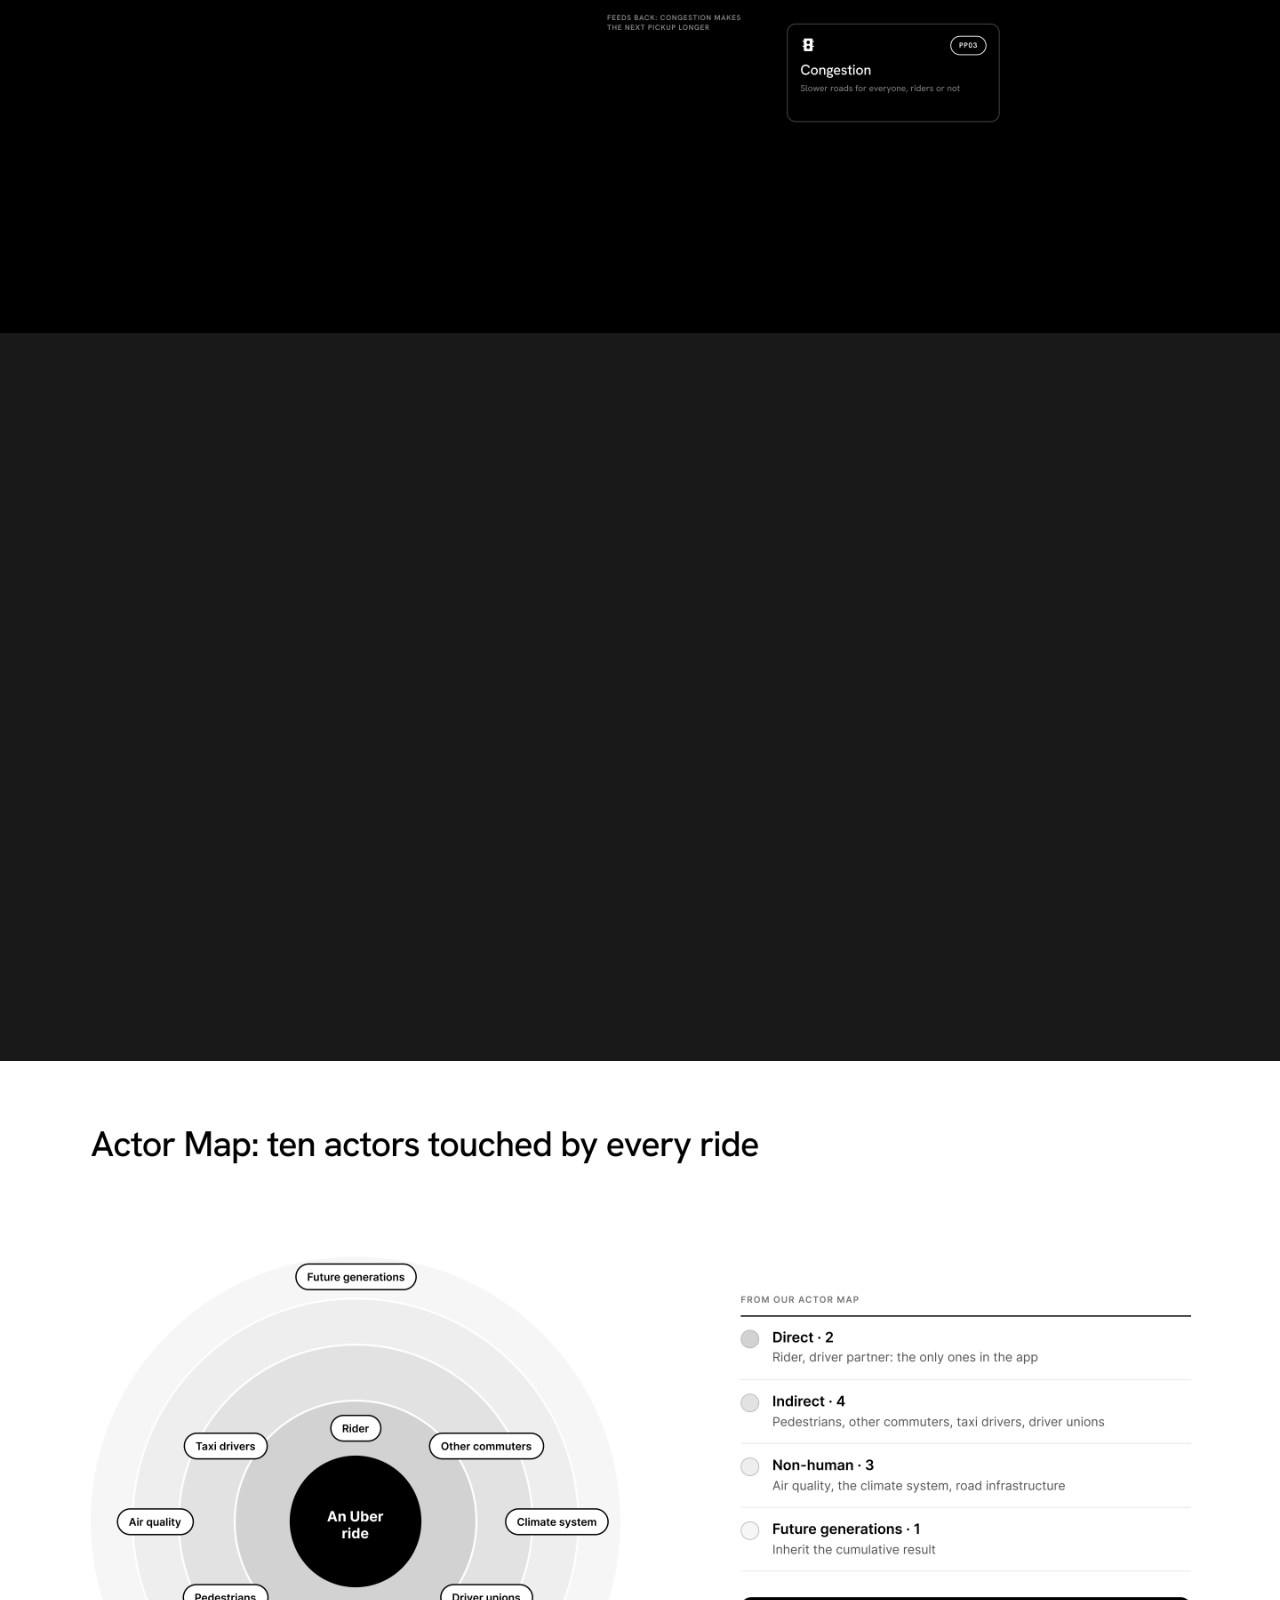
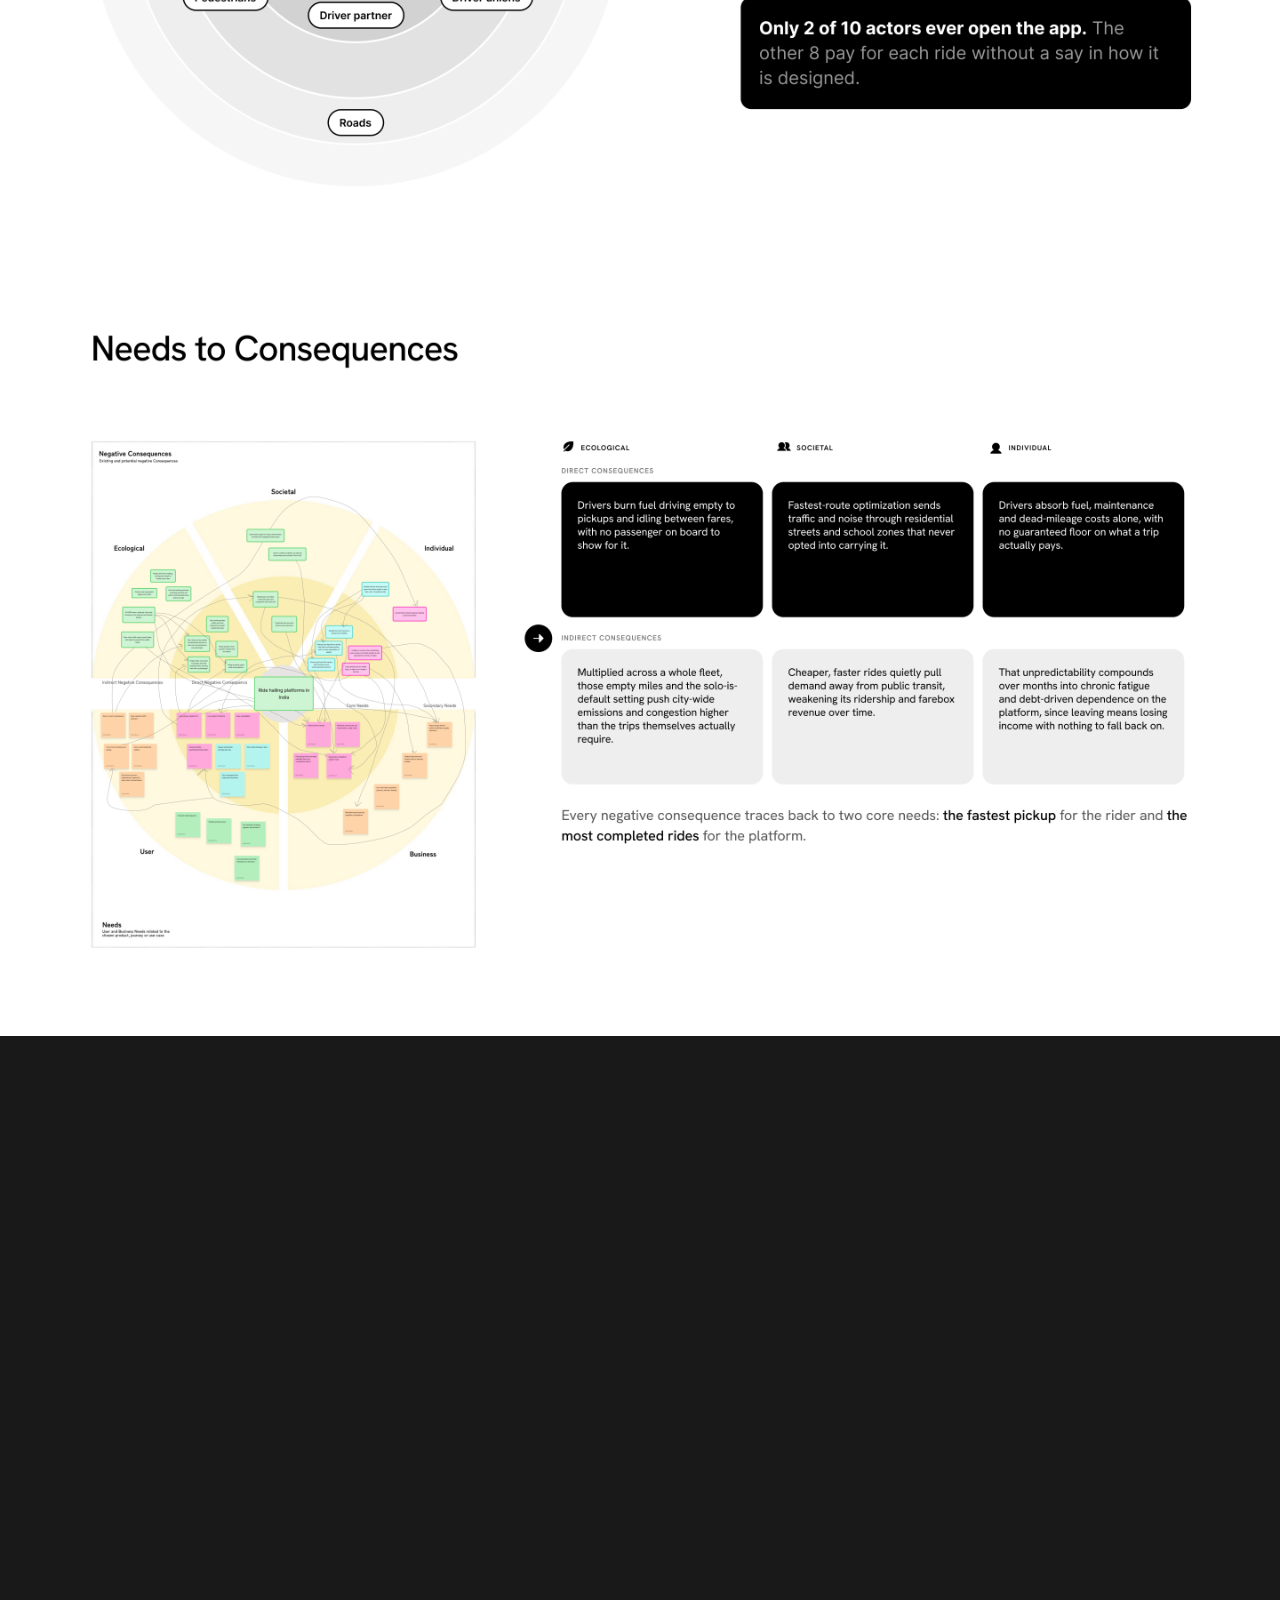
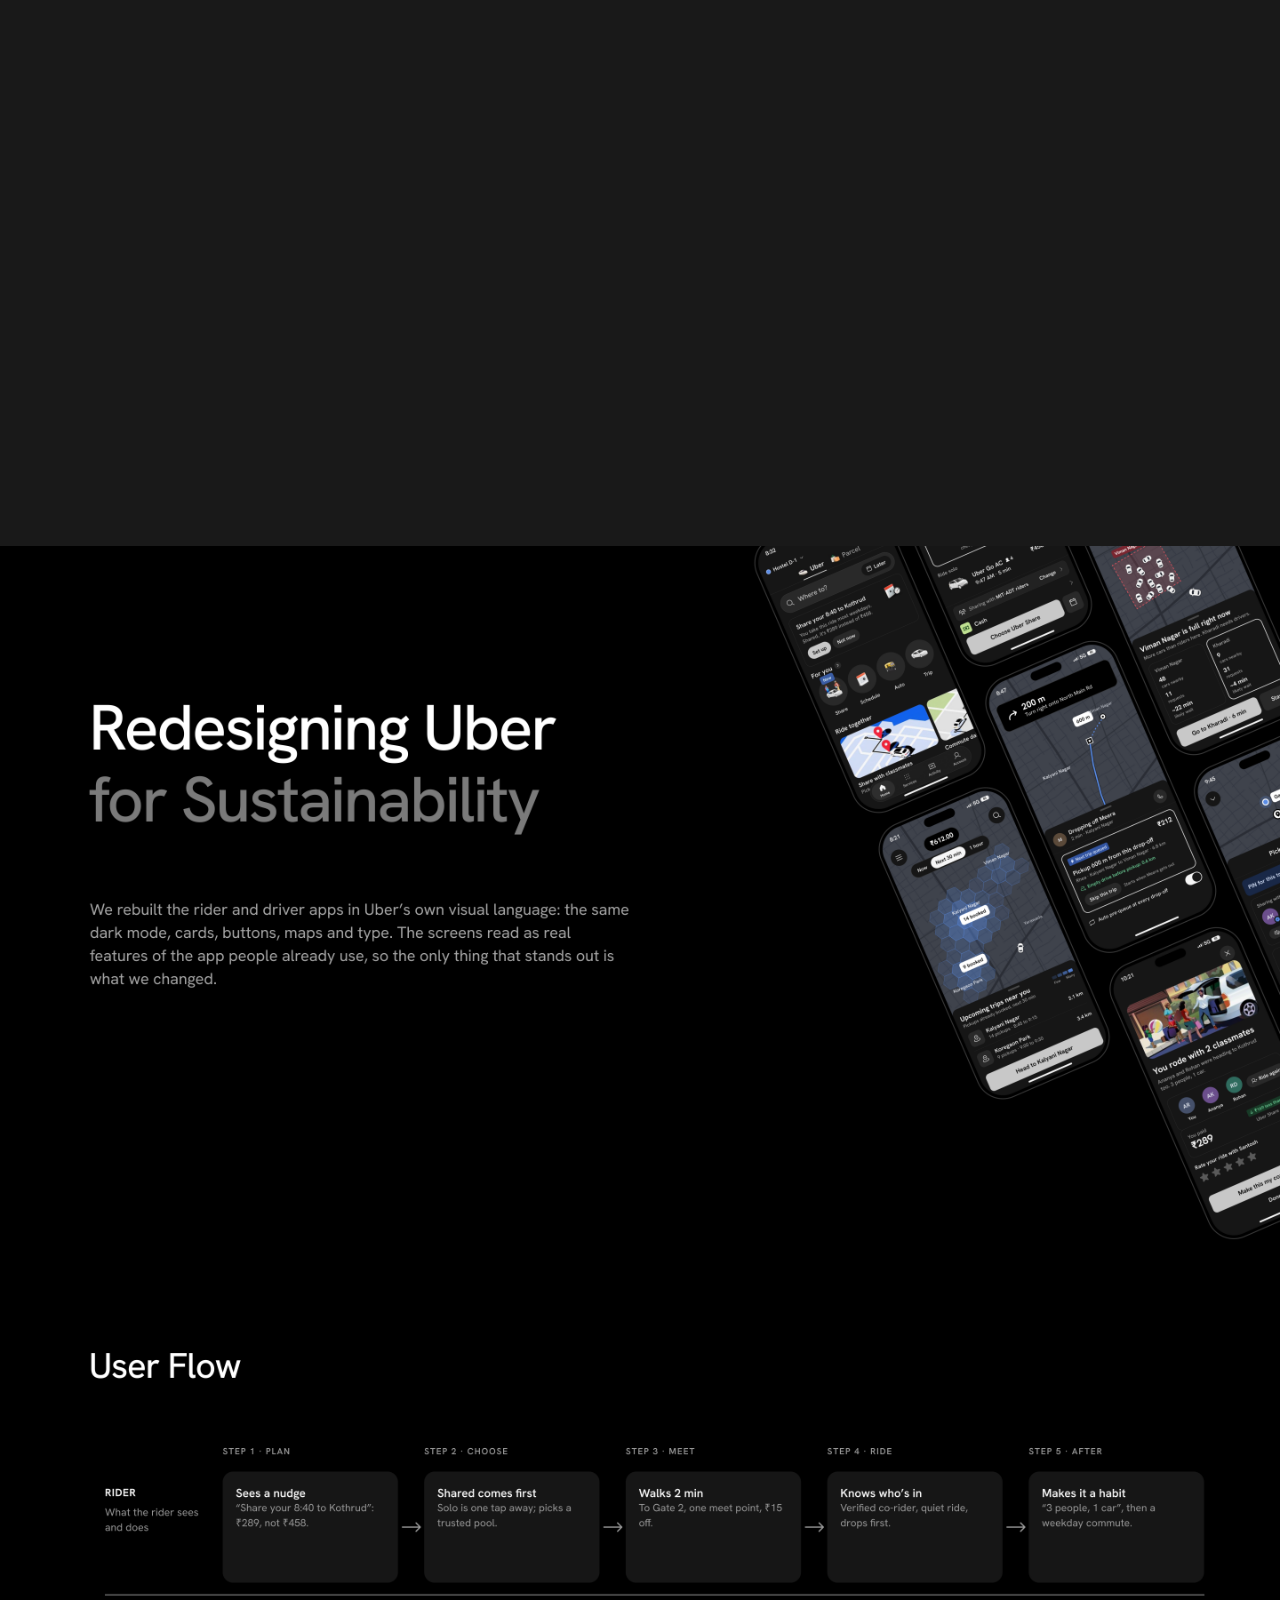
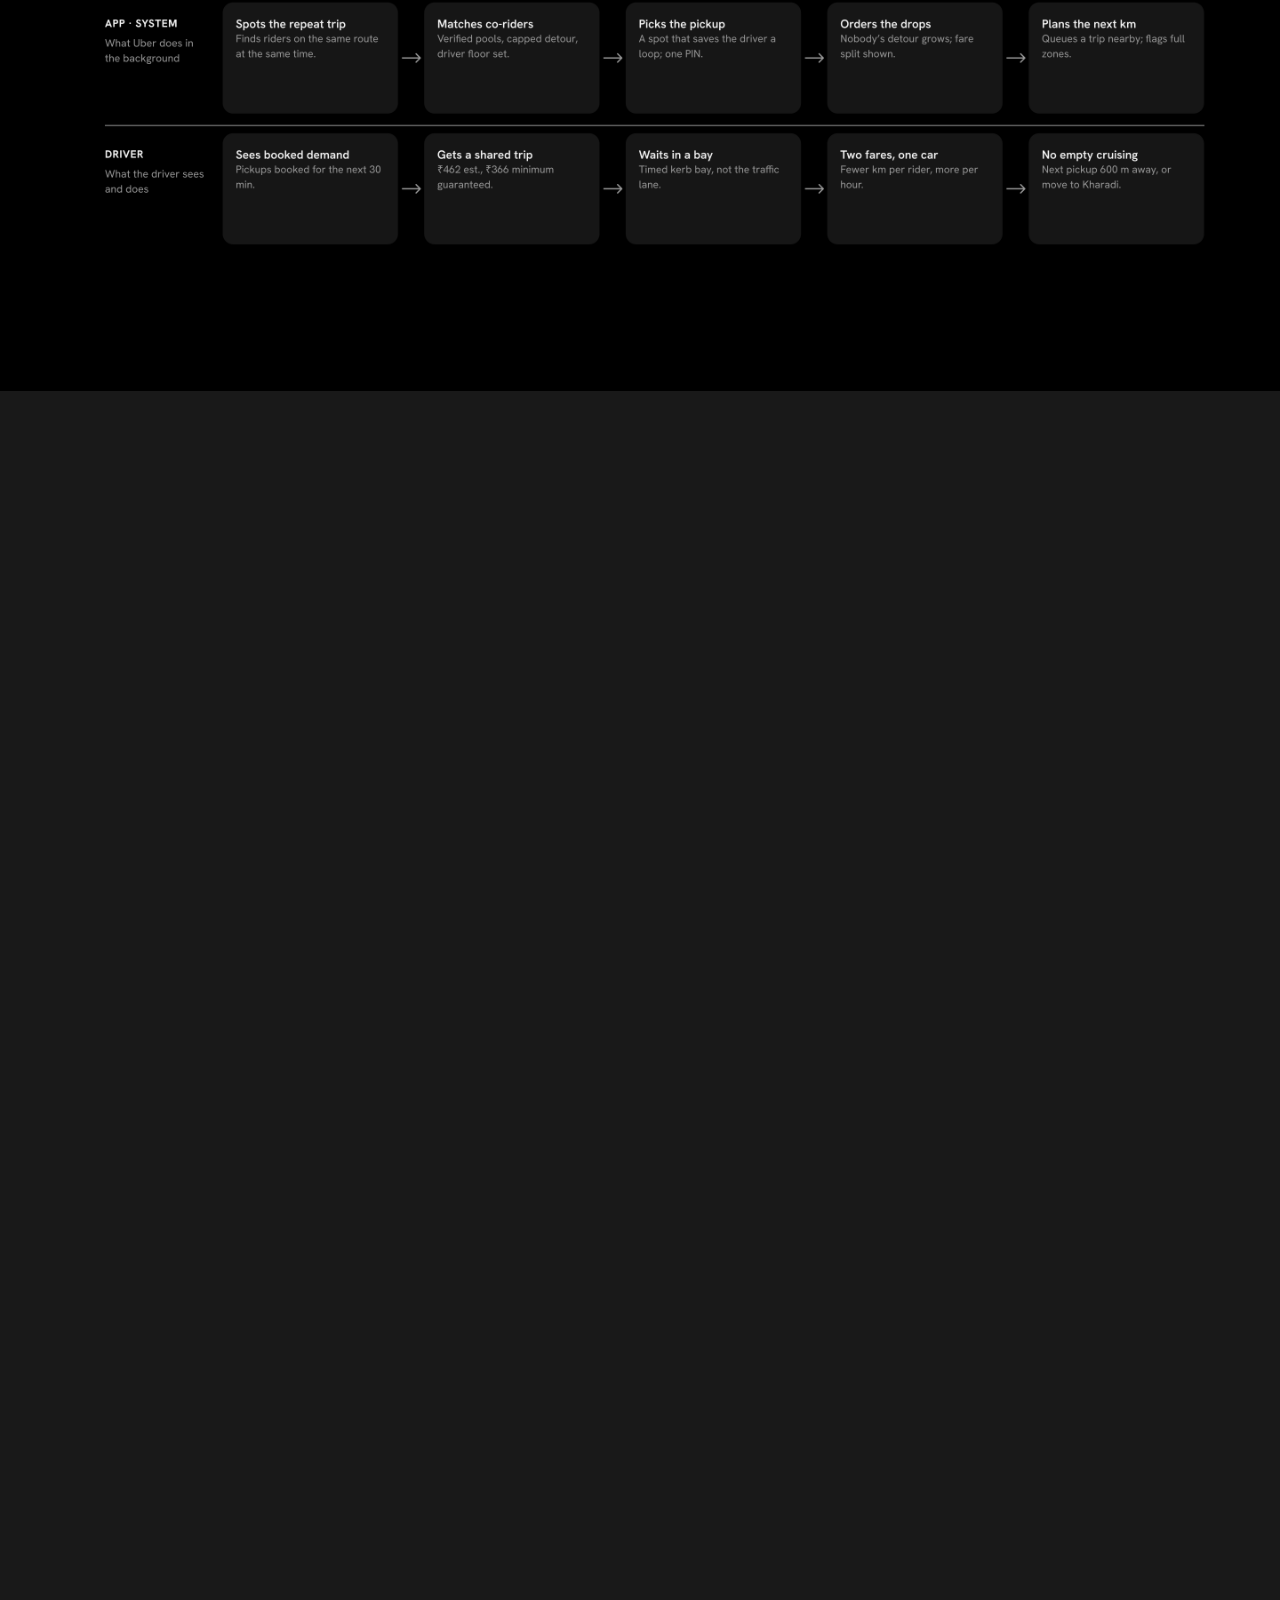
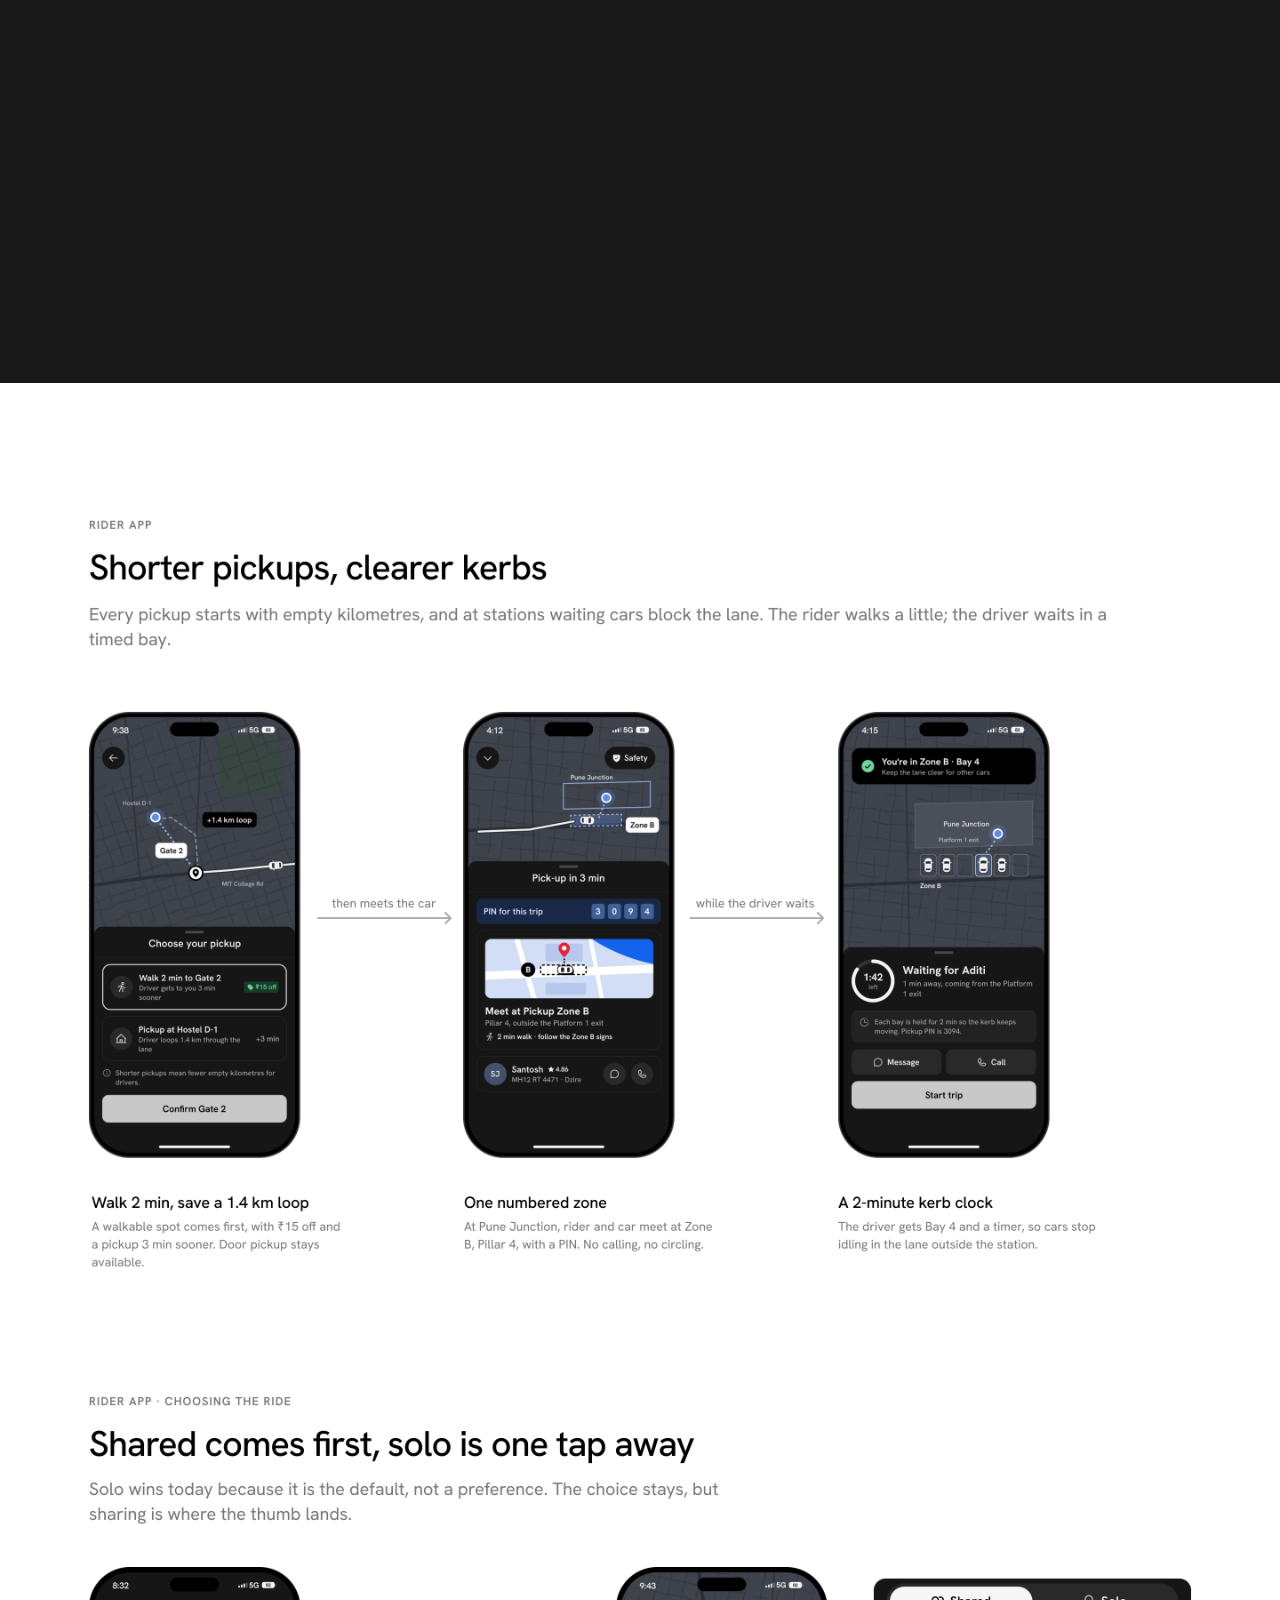
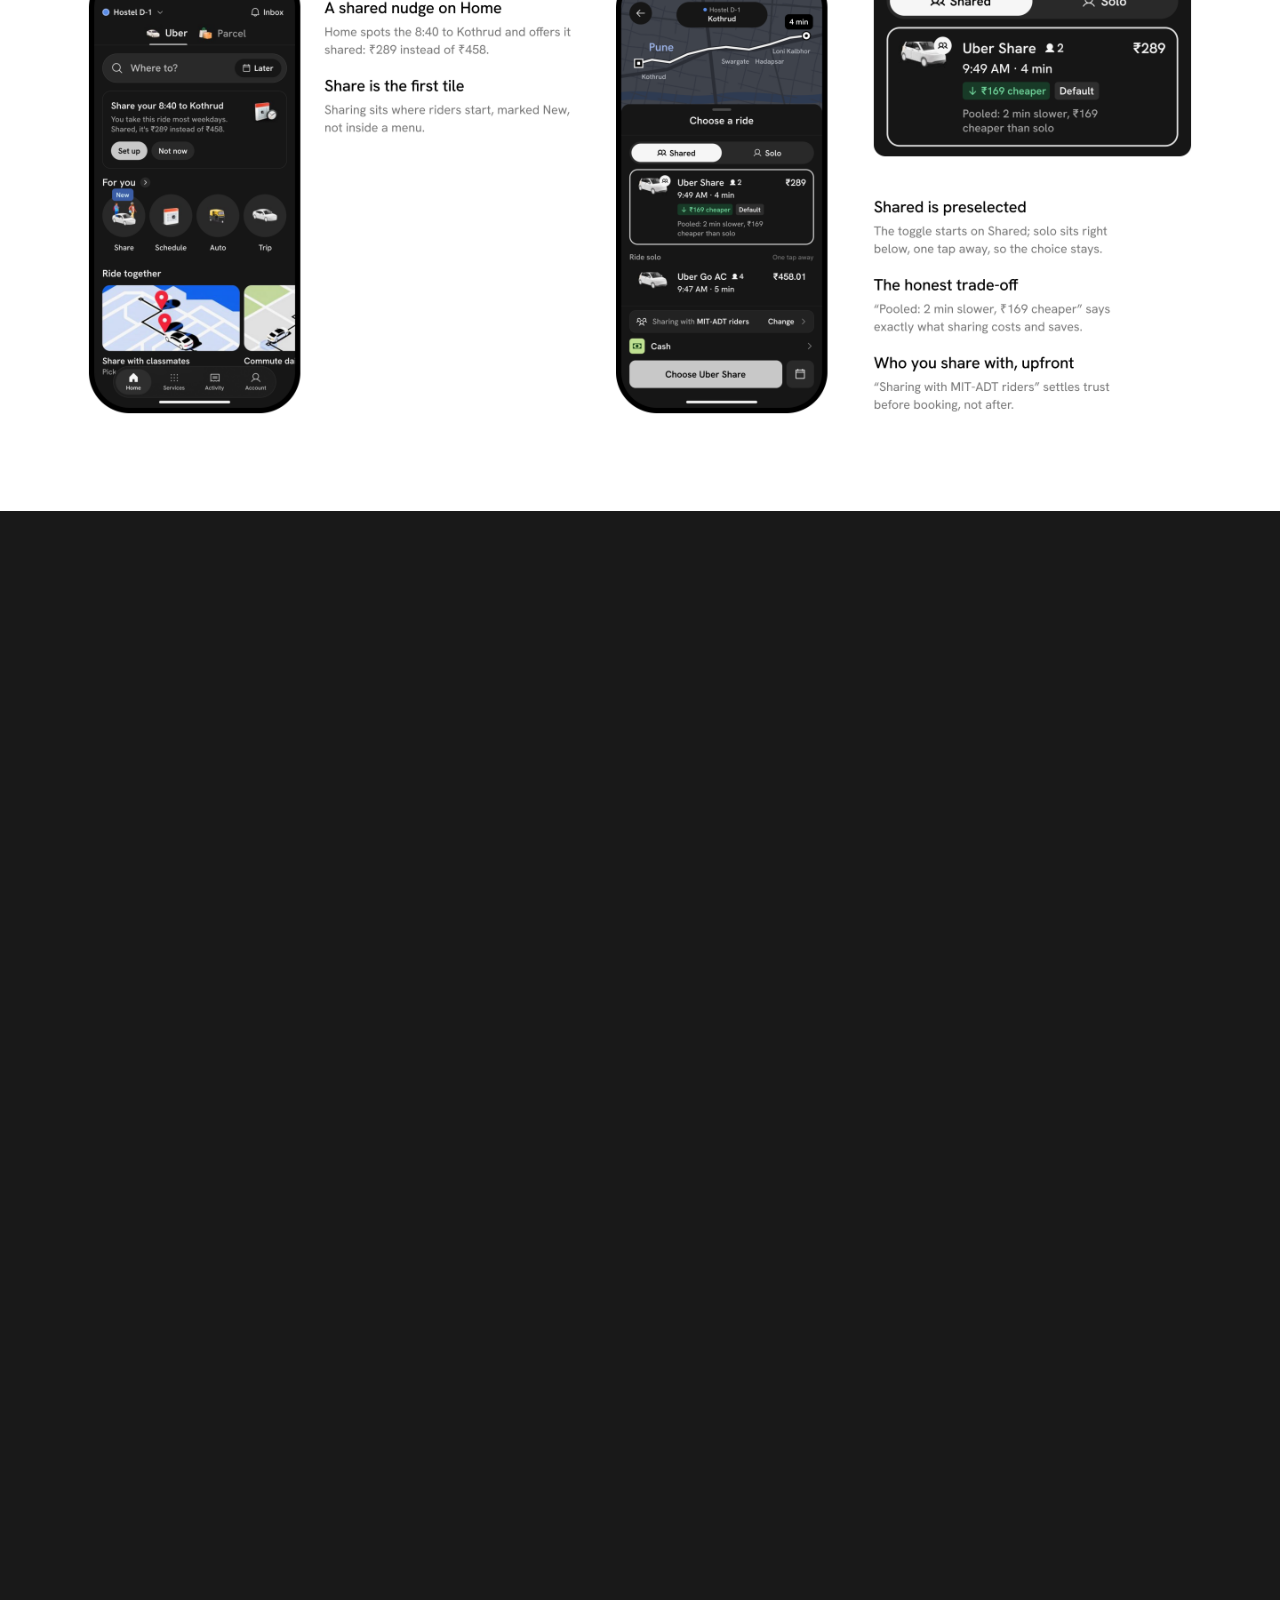
<file: sustainable.html>
<!doctype html>
<html lang="en">
  <head>
    <meta charset="UTF-8" />
    <meta name="viewport" content="width=device-width, initial-scale=1.0" />
    <meta name="description" content="Making ride-hailing work for our cities — Sustainable UX Case Study by Riya Phadnis" />
    <title>Sustainable UX | Riya Phadnis</title>
    <link rel="icon" type="image/svg+xml" href="assets/favicon.svg?v=small" />
    <link rel="icon" type="image/png" href="assets/favicon.png?v=small" />
    <script>
      if (localStorage.getItem('theme') === 'light') {
        document.documentElement.classList.add('light');
      }
    </script>
    <link rel="stylesheet" href="styles.css?v=sustainable2" />
  </head>
  <body class="case-study-body">
    <!-- Top-left fixed < Back button in orange (no pill), visible when scrolling up -->
    <a href="index.html#projects" class="project-back-btn" id="project-back-btn" aria-label="Back to projects">&lt; Back</a>

    <!-- Vertical Roadmap Navigation on Left Side -->
    <aside class="project-roadmap" aria-label="Project section roadmap" id="project-roadmap">
      <div class="roadmap-track">
        <div class="roadmap-nodes">
          <button type="button" class="roadmap-node active" data-target="overview" aria-label="Overview">
            <span class="roadmap-square"></span>
            <span class="roadmap-label">| Overview</span>
          </button>
          <button type="button" class="roadmap-node" data-target="research" aria-label="Research">
            <span class="roadmap-square"></span>
            <span class="roadmap-label">| Research</span>
          </button>
          <button type="button" class="roadmap-node" data-target="project-scope" aria-label="Project Scope">
            <span class="roadmap-square"></span>
            <span class="roadmap-label">| Project Scope</span>
          </button>
          <button type="button" class="roadmap-node" data-target="pain-points" aria-label="Pain Points">
            <span class="roadmap-square"></span>
            <span class="roadmap-label">| Pain Points</span>
          </button>
          <button type="button" class="roadmap-node" data-target="process" aria-label="Process">
            <span class="roadmap-square"></span>
            <span class="roadmap-label">| Process</span>
          </button>
          <button type="button" class="roadmap-node" data-target="ux-models" aria-label="Sustainable UX models">
            <span class="roadmap-square"></span>
            <span class="roadmap-label">| Sustainable UX models</span>
          </button>
          <button type="button" class="roadmap-node" data-target="design-brief" aria-label="Design Brief">
            <span class="roadmap-square"></span>
            <span class="roadmap-label">| Design Brief</span>
          </button>
          <button type="button" class="roadmap-node" data-target="solution" aria-label="Solution">
            <span class="roadmap-square"></span>
            <span class="roadmap-label">| Solution</span>
          </button>
          <button type="button" class="roadmap-node" data-target="takeaways" aria-label="Takeaways">
            <span class="roadmap-square"></span>
            <span class="roadmap-label">| Takeaways</span>
          </button>
        </div>
      </div>
    </aside>

    <!-- Continuous Image Train Case Study (Zero Background Padding, Edge to Edge) -->
    <main class="sustainable-case-study" id="case-study">
      <!-- 1. Overview -->
      <section class="sustainable-section" id="overview">
        <img src="assets/sustainable_overview.png" alt="Sustainable UX Overview" loading="eager" decoding="async">
      </section>

      <!-- 2. Research -->
      <section class="sustainable-section" id="research">
        <img src="assets/sustainable_research.png" alt="Sustainable UX Research" loading="lazy" decoding="async">
      </section>

      <!-- 3. Project Scope -->
      <section class="sustainable-section" id="project-scope">
        <img src="assets/sustainable_projectscope.png" alt="Sustainable UX Project Scope" loading="lazy" decoding="async">
      </section>

      <!-- 4. Pain Points -->
      <section class="sustainable-section" id="pain-points">
        <img src="assets/sustainable_painpoints.png" alt="Sustainable UX Pain Points" loading="lazy" decoding="async">
      </section>

      <!-- 5. Process -->
      <section class="sustainable-section" id="process">
        <img src="assets/sustainable_process.png" alt="Sustainable UX Process" loading="lazy" decoding="async">
      </section>

      <!-- 6. Sustainable UX models (1 & 2) -->
      <section class="sustainable-section" id="ux-models">
        <img src="assets/sustainable_models1.png" alt="Sustainable UX Models Part 1" loading="lazy" decoding="async">
        <img src="assets/sustainable_models2.png" alt="Sustainable UX Models Part 2" loading="lazy" decoding="async">
      </section>

      <!-- 7. Design Brief -->
      <section class="sustainable-section" id="design-brief">
        <img src="assets/sustainable_designbrief.png" alt="Sustainable UX Design Brief" loading="lazy" decoding="async">
      </section>

      <!-- 8. Solution (1, 2, 3, 4) -->
      <section class="sustainable-section" id="solution">
        <img src="assets/sustainable_solution1.png" alt="Sustainable UX Solution Part 1" loading="lazy" decoding="async">
        <img src="assets/sustainable_solution2.png" alt="Sustainable UX Solution Part 2" loading="lazy" decoding="async">
        <img src="assets/sustainable_solution3.png" alt="Sustainable UX Solution Part 3" loading="lazy" decoding="async">
        <img src="assets/sustainable_solution4.png" alt="Sustainable UX Solution Part 4" loading="lazy" decoding="async">
      </section>

      <!-- 9. Takeaways -->
      <section class="sustainable-section" id="takeaways">
        <img src="assets/sustainable_takeaways.png" alt="Sustainable UX Takeaways" loading="lazy" decoding="async">
      </section>
    </main>

    <!-- Standard Project Footer -->
    <footer class="site-footer">
      <div class="footer-divider"></div>
      <div class="footer-content">
        <div class="footer-note">
          <a href="index.html#projects" class="footer-back-link">Back to Projects</a>
        </div>
        <div class="socials" aria-label="Social links">
          <a href="https://www.linkedin.com/in/riya-phadnis-3772b8314/" target="_blank" rel="noopener noreferrer" aria-label="LinkedIn">
            <img src="assets/linkedin_logo.png" alt="LinkedIn">
          </a>
          <a href="https://www.behance.net/riyaphadnis" target="_blank" rel="noopener noreferrer" aria-label="Behance">
            <img src="assets/behance_logo.png" alt="Behance">
          </a>
          <a href="mailto:riyaphadnis1@gmail.com" aria-label="Email">
            <img src="assets/lucide/mail_logo.png" alt="Email">
          </a>
        </div>
      </div>
    </footer>

    <script src="script.js?v=sustainable2"></script>
  </body>
</html>
</file>
<file: styles.css>
@font-face {
  font-family: 'Neue Montreal';
  src: url('assets/neuemontreal-regular.otf') format('opentype');
  font-weight: 400;
  font-style: normal;
}

@font-face {
  font-family: 'Neue Montreal';
  src: url('assets/neuemontreal-medium.otf') format('opentype');
  font-weight: 500;
  font-style: normal;
}

:root {
  --bg: #191919;
  --text: #FFFFFF;
  --nav-border: #2D2D2D;
  --line: #494949;
  --muted: #9A9A9A;
  --subtext: #C4C4C4;
  --footer-text: #D5D5D5;
  --icon-border: #FFFFFF;
  --nav-link: #C4C4C4;
  --nav-link-active: #FFFFFF;
}

html.light,
body.light {
  --bg: #FFFFFF;
  --text: #000000;
  --nav-border: #C4C4C4;
  --line: #C4C4C4;
  --muted: #9A9A9A;
  --subtext: #727272;
  --footer-text: #494949;
  --icon-border: #000000;
  --nav-link: #727272;
  --nav-link-active: #000000;
}

* {
  box-sizing: border-box;
}

html {
  scroll-behavior: smooth;
}

body {
  margin: 0;
  background: var(--bg);
  color: var(--text);
  font-family: 'Neue Montreal', -apple-system, BlinkMacSystemFont, 'Segoe UI', Roboto, sans-serif;
  transition: background-color 0.25s ease, color 0.25s ease;
  overflow-x: hidden;
}

a {
  color: inherit;
  text-decoration: none;
}

/* -----------------------------------------
   Site Header & Navbar
----------------------------------------- */
.site-header {
  position: sticky;
  top: 0;
  z-index: 100;
  width: 100%;
  height: 100px;
  background: var(--bg);
  border-bottom: none;
  transition: background-color 0.25s ease;
}

.header-inner {
  width: min(100% - 96px, 1344px);
  height: 100%;
  margin-inline: auto;
  display: flex;
  align-items: center;
  justify-content: space-between;
}

.brand {
  font-family: 'Canela Text', 'Playfair Display', Georgia, serif;
  font-weight: 400;
  font-size: 20px;
  line-height: 30px;
  color: var(--text);
  text-decoration: none;
  white-space: nowrap;
}

.nav-wrapper {
  display: flex;
  align-items: center;
  gap: 80px;
}

nav {
  display: flex;
  align-items: center;
  gap: 48px;
}

nav a {
  font-family: 'Neue Montreal', sans-serif;
  font-weight: 400;
  font-size: 16px;
  line-height: 19px;
  color: var(--nav-link);
  text-decoration: none;
  transition: color 0.2s ease;
  white-space: nowrap;
}

nav a:hover {
  color: var(--nav-link-active);
  text-decoration: none;
}

nav a.active {
  color: var(--nav-link-active);
  text-decoration: none;
}

.theme-button {
  width: 28px;
  height: 28px;
  padding: 0;
  border: none;
  background: transparent;
  cursor: pointer;
  display: flex;
  align-items: center;
  justify-content: center;
  transition: transform 0.2s ease, opacity 0.2s ease;
}

.theme-button:hover {
  transform: scale(1.1);
}

.theme-icon {
  width: 28px;
  height: 28px;
  object-fit: contain;
  display: block;
  transition: filter 0.25s ease;
}

.light .theme-icon {
  filter: invert(1);
}

.menu-button {
  display: none;
}

/* -----------------------------------------
   Hero Section
----------------------------------------- */
main {
  width: 100%;
}

.hero {
  width: min(100% - 96px, 1344px);
  margin-inline: auto;
  padding-top: 200px;
  padding-bottom: 64px;
  cursor: none;
}

.hero-content {
  display: flex;
  flex-direction: row;
  align-items: flex-end;
  justify-content: space-between;
  width: 100%;
  gap: 60px;
}

.hero h1 {
  width: 655px;
  max-width: 655px;
  margin: 0;
  font-family: 'Canela Text', 'Playfair Display', Georgia, serif;
  font-weight: 400;
  font-size: 56px;
  line-height: 62px;
  letter-spacing: 0.01em;
  color: var(--text);
  --mouseX: 50%;
  --mouseY: 50%;
  background: var(--text);
  -webkit-background-clip: text;
  -webkit-text-fill-color: transparent;
  user-select: none;
}

.hero h1:hover {
  background: radial-gradient(circle 200px at var(--mouseX) var(--mouseY), #FD6E37 0%, #F15013 45%, var(--text) 85%);
  -webkit-background-clip: text;
  -webkit-text-fill-color: transparent;
}

.hero h1 em {
  font-style: italic;
}

.experience-list {
  display: flex;
  flex-direction: column;
  gap: 12px;
  width: 533px;
  margin-bottom: 6px;
}

.experience-item {
  display: grid;
  grid-template-columns: 85px 230px auto;
  align-items: center;
  font-family: 'Neue Montreal', sans-serif;
  font-size: 16px;
  line-height: 19px;
  color: var(--muted);
}

.experience-item .place {
  color: var(--text);
  white-space: nowrap;
}

.experience-item .role {
  color: var(--muted);
  white-space: nowrap;
}

/* -----------------------------------------
   Projects Section & Grid
----------------------------------------- */
.projects-section {
  scroll-margin-top: 100px;
  width: min(100% - 96px, 1344px);
  margin-inline: auto;
  padding-top: 0;
}

.projects-grid {
  display: flex;
  justify-content: space-between;
  gap: 24px;
  width: 100%;
}

.col-left {
  width: calc((100% - 24px) * 710 / 1320);
  max-width: 710px;
  display: flex;
  flex-direction: column;
  gap: 56px;
}

.col-right {
  width: calc((100% - 24px) * 610 / 1320);
  max-width: 610px;
  display: flex;
  flex-direction: column;
  gap: 56px;
}

.project-card {
  display: flex;
  flex-direction: column;
  gap: 20px;
  cursor: none;
}

.project-thumb-link {
  display: block;
  text-decoration: none;
  cursor: none;
}

.project-thumb {
  width: 100%;
  border-radius: 2px;
  overflow: hidden;
  transition: transform 0.25s ease;
  box-sizing: border-box;
}

.project-card:hover .project-thumb {
  transform: translateY(-4px);
}

.col-left .project-thumb {
  aspect-ratio: 710 / 483;
}

.col-right .project-thumb {
  aspect-ratio: 610 / 550;
}

.project-thumb img {
  width: 100%;
  height: 100%;
  object-fit: cover;
  display: block;
  border-radius: 2px;
  box-sizing: border-box;
  transition: border-color 0.25s ease;
}

.light .project-thumb img {
  border: 1px solid #C4C4C4;
}

.project-info {
  display: flex;
  flex-direction: column;
  gap: 4px;
}

.project-title {
  margin: 0;
  font-family: 'Neue Montreal', sans-serif;
  font-weight: 500;
  font-size: 20px;
  line-height: 24px;
  color: var(--text);
  transition: color 0.25s ease;
}

.project-subtitle {
  margin: 0;
  font-family: 'Neue Montreal', sans-serif;
  font-weight: 400;
  font-size: 14px;
  line-height: 17px;
  color: var(--subtext);
  transition: color 0.25s ease;
}

/* -----------------------------------------
   Footer
----------------------------------------- */
.site-footer {
  width: min(100% - 96px, 1344px);
  margin-inline: auto;
  margin-top: 160px;
  padding-bottom: 66px;
  display: flex;
  flex-direction: column;
  gap: 20px;
}

.footer-divider {
  width: 100%;
  height: 0;
  border-top: 1px solid var(--line);
  transition: border-color 0.25s ease;
}

.footer-content {
  display: flex;
  justify-content: space-between;
  align-items: center;
  width: 100%;
}

.footer-note {
  font-family: 'Neue Montreal', sans-serif;
  font-weight: 400;
  font-size: 18px;
  line-height: 24px;
  text-align: left;
  color: var(--footer-text);
  transition: color 0.25s ease;
}

.footer-back-link {
  font-family: 'Neue Montreal', sans-serif;
  font-weight: 400;
  font-size: 18px;
  line-height: 24px;
  color: var(--footer-text);
  text-decoration: underline;
  text-underline-offset: 5px;
  text-decoration-thickness: 1px;
  transition: color 0.2s ease, text-decoration-color 0.2s ease;
  cursor: pointer;
}

.footer-back-link:hover {
  color: #F15013;
  text-decoration-color: #F15013;
}

.iteration-text {
  color: #727272;
}

.light-msg {
  display: none;
}

.dark-msg {
  display: block;
}

.light .dark-msg {
  display: none;
}

.light .light-msg {
  display: block;
}

.socials {
  display: flex;
  align-items: center;
  gap: 24px;
}

.socials a {
  width: 48px;
  height: 48px;
  display: grid;
  place-items: center;
  border: 1px solid var(--icon-border);
  border-radius: 50%;
  background: transparent;
  transition: background-color 0.2s ease, border-color 0.2s ease;
  box-sizing: border-box;
}

.socials a:hover {
  background: var(--text);
}

.socials a img {
  object-fit: contain;
  transition: filter 0.2s ease;
}

.socials a[aria-label="LinkedIn"] img {
  width: 20px;
  height: 20px;
}

.socials a[aria-label="Behance"] img {
  width: 24px;
  height: 15px;
}

.socials a[aria-label="Email"] img {
  width: 24px;
  height: 19px;
}

/* Dark mode hover: icon turns dark */
.socials a:hover img {
  filter: invert(1);
}

/* Light mode default: icon is black (inverted) */
.light .socials img {
  filter: invert(1);
}

/* Light mode hover: icon turns white (uninverted) against black bg */
.light .socials a:hover img {
  filter: invert(0);
}

/* -----------------------------------------
   Custom Cursor
----------------------------------------- */
@media (min-width: 901px) {
  body, a, button {
    cursor: none;
  }
}

.custom-cursor {
  position: fixed;
  top: 0;
  left: 0;
  pointer-events: none;
  z-index: 9999;
  display: flex;
  align-items: center;
  gap: 8px;
  background: transparent;
  padding: 0;
  border-radius: 0;
  box-shadow: none;
  opacity: 0;
  transform: translate(-50%, -50%);
  transition: opacity 0.15s ease, transform 0.08s ease-out;
  user-select: none;
}

.custom-cursor.visible {
  opacity: 1;
}

.cursor-square {
  display: block;
  width: 10px;
  height: 10px;
  background-color: #F15013;
  border-radius: 0;
  flex-shrink: 0;
  transition: width 0.15s ease, height 0.15s ease, transform 0.15s ease;
}

.cursor-label {
  display: none;
  font-family: 'Neue Montreal', sans-serif;
  font-weight: 500;
  font-size: 15px;
  line-height: 1;
  color: #F15013;
  white-space: nowrap;
  letter-spacing: 0.01em;
}

/* Hovering interactive links and buttons */
.custom-cursor.link-hover .cursor-square {
  transform: scale(1.35);
}

/* Project card hover: smaller square + label beside it, no pill */
.custom-cursor.project-hover {
  transform: translate(-3px, -50%);
}

.custom-cursor.project-hover .cursor-square {
  width: 6px;
  height: 6px;
  transform: none;
}

.custom-cursor.project-hover .cursor-label {
  display: inline-block;
}

/* -----------------------------------------
   Mobile & Responsive Styles
----------------------------------------- */
@media (max-width: 900px) {
  .site-header {
    height: 80px;
  }

  .header-inner {
    width: min(100% - 40px, 600px);
  }

  .menu-button {
    display: block;
    width: 32px;
    height: 32px;
    padding: 0;
    border: none;
    background: transparent;
    color: var(--text);
    font-size: 24px;
    cursor: pointer;
  }

  .nav-wrapper {
    gap: 20px;
  }

  nav {
    position: absolute;
    top: 80px;
    right: 20px;
    display: none;
    width: 200px;
    padding: 20px;
    flex-direction: column;
    align-items: flex-start;
    gap: 16px;
    border: 1px solid var(--nav-border);
    border-radius: 8px;
    background: var(--bg);
    box-shadow: 0 10px 30px rgba(0, 0, 0, 0.3);
  }

  .site-header.menu-open nav {
    display: flex;
  }

  .hero,
  .projects-section,
  .site-footer {
    width: min(100% - 40px, 600px);
  }

  .hero {
    padding-top: 80px;
    padding-bottom: 48px;
  }

  .hero-content {
    flex-direction: column;
    align-items: flex-start;
    gap: 36px;
  }

  .hero h1 {
    width: 100%;
    font-size: 38px;
    line-height: 44px;
  }

  .experience-list {
    width: 100%;
  }

  .experience-item {
    grid-template-columns: 75px 1fr auto;
    font-size: 14px;
  }

  .projects-grid {
    flex-direction: column;
    gap: 40px;
  }

  .col-left,
  .col-right {
    width: 100%;
    max-width: 100%;
    display: contents;
  }

  .col-left .project-card:nth-child(1) { order: 1; }
  .col-right .project-card:nth-child(1) { order: 2; }
  .col-left .project-card:nth-child(2) { order: 3; }
  .col-right .project-card:nth-child(2) { order: 4; }
  .col-left .project-card:nth-child(3) { order: 5; }
  .col-right .project-card:nth-child(3) { order: 6; }

  .project-card {
    gap: 16px;
  }

  .project-title {
    font-size: 18px;
    line-height: 22px;
  }

  .project-subtitle {
    font-size: 13px;
    line-height: 16px;
  }

  .site-footer {
    margin-top: 90px;
    padding-bottom: 40px;
  }

  .footer-content {
    flex-direction: column;
    align-items: flex-start;
    height: auto;
    gap: 24px;
  }

  .socials {
    gap: 16px;
  }

  .socials a {
    width: 44px;
    height: 44px;
  }

  .footer-note {
    text-align: left;
    font-size: 18px;
    line-height: 24px;
  }

  body, .hero, .project-card, .project-thumb-link, a, button {
    cursor: auto;
  }

  .custom-cursor {
    display: none !important;
  }
}

/* -----------------------------------------
   Case Study & Project Roadmap Navigation
----------------------------------------- */
body.case-study-body {
  margin: 0;
  padding: 0;
  background: var(--bg);
  overflow-x: hidden;
}

/* Floating Back Button for Case Studies: clean text '< Back' in orange, no pill */
.project-back-btn {
  position: fixed;
  top: 32px;
  left: 48px;
  z-index: 100;
  display: inline-flex;
  align-items: center;
  padding: 0;
  background: transparent;
  border: none;
  box-shadow: none;
  font-family: 'Neue Montreal', sans-serif;
  font-size: 15px;
  font-weight: 500;
  letter-spacing: 0.02em;
  color: #F15013;
  text-decoration: none;
  opacity: 0;
  pointer-events: none;
  transform: translateY(-6px);
  transition: opacity 0.3s cubic-bezier(0.16, 1, 0.3, 1), transform 0.3s cubic-bezier(0.16, 1, 0.3, 1), color 0.2s ease;
}

body.light .project-back-btn {
  background: transparent;
  border: none;
  color: #F15013;
  box-shadow: none;
}

.project-back-btn.visible {
  opacity: 1;
  pointer-events: auto;
  transform: translateY(0);
}

.project-back-btn:hover {
  color: #FD6E37;
  transform: translateX(-3px);
}

/* Continuous Image Train (Full Bleed, Zero Padding) */
.loom-case-study,
.evenout-case-study,
.sustainable-case-study,
.eatsure-case-study,
.pulseblend-case-study,
.case-study-main {
  width: 100%;
  max-width: 100%;
  margin: 0;
  padding: 0;
  display: flex;
  flex-direction: column;
  position: relative;
}

.loom-section,
.evenout-section,
.sustainable-section,
.eatsure-section,
.pulseblend-section,
.case-study-section {
  width: 100%;
  margin: 0;
  padding: 0;
  display: flex;
  flex-direction: column;
  scroll-margin-top: 0;
}

.loom-section img,
.evenout-section img,
.sustainable-section img,
.eatsure-section img,
.pulseblend-section img,
.case-study-section img {
  width: 100%;
  max-width: 100%;
  height: auto;
  display: block;
  margin: 0;
  padding: 0;
  border: none;
  vertical-align: middle;
}

/* Video Overlay for PulseBlend Case Study */
.video-slide-container {
  position: relative;
  width: 100%;
  margin: 0;
  padding: 0;
  line-height: 0;
}

.video-slide-container img {
  width: 100%;
  max-width: 100%;
  height: auto;
  display: block;
}

.pulseblend-video-overlay {
  position: absolute;
  left: 8.333%;
  top: 12.545%;
  width: 79.705%;
  height: 33.065%;
  object-fit: cover;
  border-radius: 0;
  background: #000;
  box-shadow: none;
}

/* Roadmap Vertical Navbar */
.project-roadmap {
  position: fixed;
  left: 48px;
  top: 50%;
  transform: translateY(-50%) translateX(-8px);
  z-index: 95;
  display: flex;
  flex-direction: column;
  align-items: center;
  user-select: none;
  opacity: 0;
  pointer-events: none;
  transition: opacity 0.35s cubic-bezier(0.16, 1, 0.3, 1), transform 0.35s cubic-bezier(0.16, 1, 0.3, 1);
}

.project-roadmap.visible {
  opacity: 1;
  pointer-events: auto;
  transform: translateY(-50%) translateX(0);
}

.roadmap-track {
  position: relative;
  display: flex;
  flex-direction: column;
  align-items: center;
  padding: 8px 0;
}

.roadmap-nodes {
  display: flex;
  flex-direction: column;
  gap: var(--roadmap-gap, 22px);
  position: relative;
  z-index: 2;
}

.roadmap-node {
  position: relative;
  display: flex;
  align-items: center;
  justify-content: center;
  width: 18px;
  height: 18px;
  padding: 0;
  border: none;
  background: transparent;
  cursor: pointer;
  outline: none;
}

/* Dashed line connecting between squares */
.roadmap-node::after {
  content: '';
  position: absolute;
  top: 100%;
  left: 50%;
  transform: translateX(-50%);
  width: 0;
  height: var(--roadmap-gap, 22px);
  border-left: 1.5px dashed #F15013;
  pointer-events: none;
}

.roadmap-node:last-child::after {
  height: 14px;
}

.roadmap-square {
  width: 8px;
  height: 8px;
  border: 1.5px solid #F15013;
  background: transparent;
  box-sizing: border-box;
  transition: transform 0.2s cubic-bezier(0.16, 1, 0.3, 1), background-color 0.2s ease, box-shadow 0.2s ease;
  box-shadow: none;
}

.roadmap-node:hover .roadmap-square,
.roadmap-node:focus-visible .roadmap-square {
  transform: scale(1.35);
  box-shadow: 0 0 6px rgba(241, 80, 19, 0.4);
}

.roadmap-node.active .roadmap-square {
  background: #F15013 !important;
  box-shadow: 0 0 6px rgba(241, 80, 19, 0.45);
}

/* Roadmap Hover Label: Text-only in #F15013, no pill box or border */
.roadmap-label {
  position: absolute;
  left: calc(100% + 10px);
  top: 50%;
  transform: translateY(-50%) translateX(-4px);
  opacity: 0;
  pointer-events: none;
  white-space: nowrap;
  font-family: 'Neue Montreal', sans-serif;
  font-size: 13px;
  font-weight: 500;
  letter-spacing: 0.02em;
  color: #F15013;
  background: transparent;
  border: none;
  padding: 0;
  box-shadow: none;
  border-radius: 0;
  transition: opacity 0.2s ease, transform 0.2s cubic-bezier(0.16, 1, 0.3, 1);
  z-index: 10;
}

.roadmap-label::before {
  display: none;
}

.roadmap-node:hover .roadmap-label,
.roadmap-node:focus-visible .roadmap-label {
  opacity: 1;
  transform: translateY(-50%) translateX(0);
}

/* Footer on case study pages */
body.case-study-body .site-footer {
  margin-top: 100px;
  padding-bottom: 60px;
}

@media (max-width: 1024px) {
  .project-roadmap {
    left: 24px;
  }

  .roadmap-nodes {
    gap: 20px;
  }

  .project-back-btn {
    left: 24px;
    top: 24px;
  }
}

@media (max-width: 768px) {
  .project-roadmap {
    display: none;
  }

  .project-back-btn {
    left: 20px;
    top: 20px;
    padding: 0;
    font-size: 14px;
  }
}
</file>
